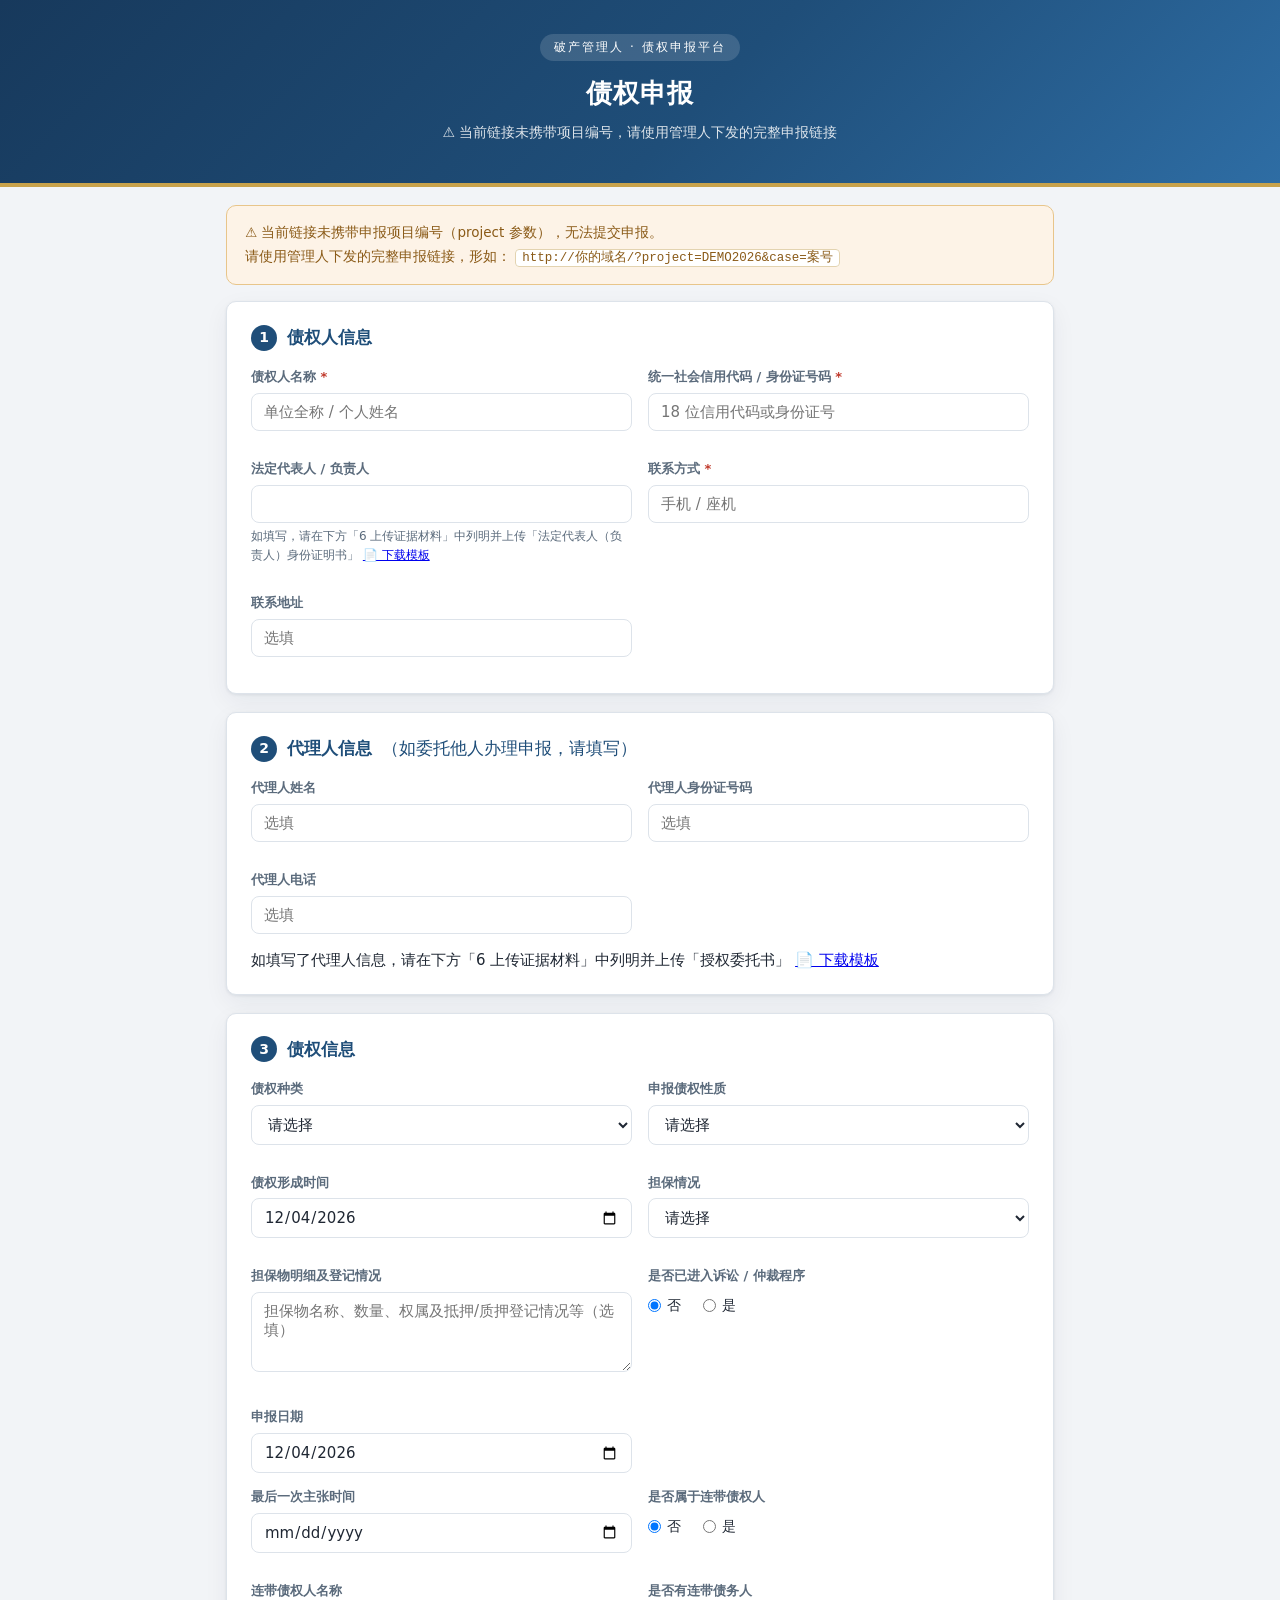
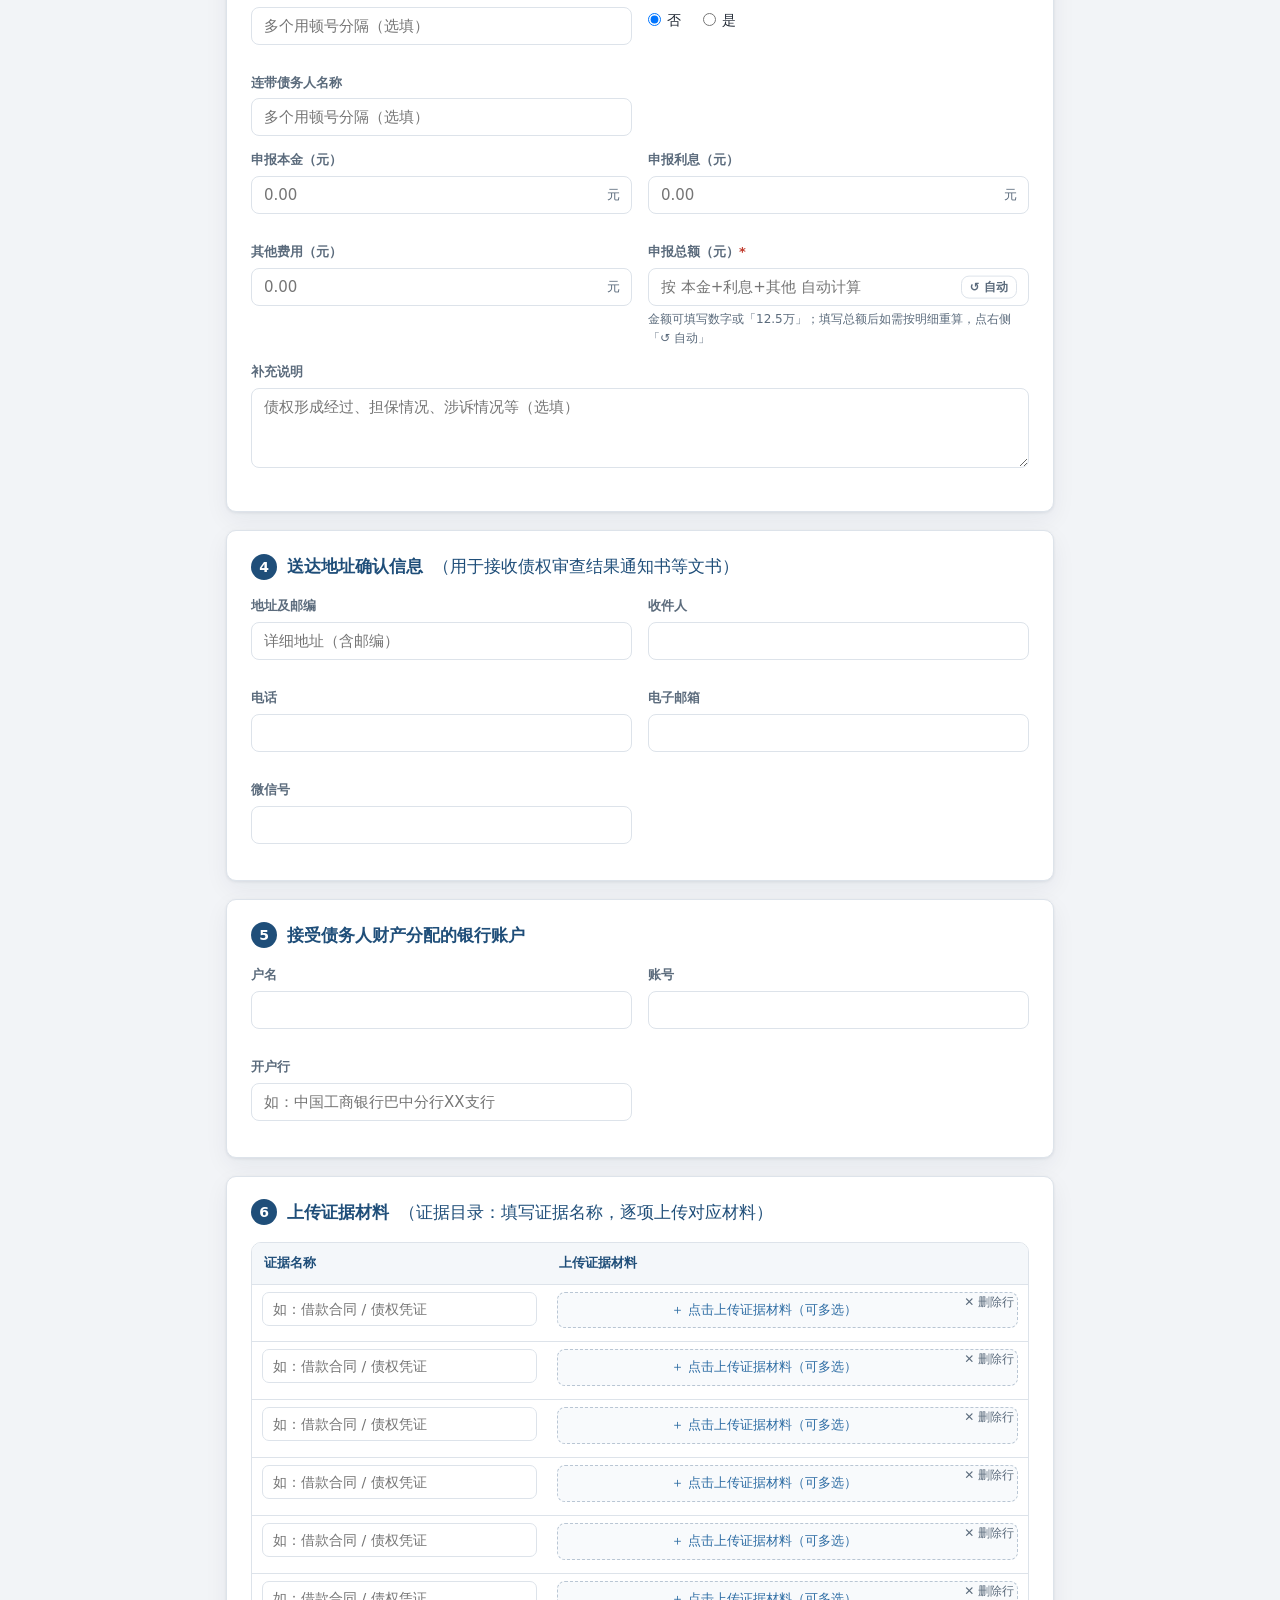
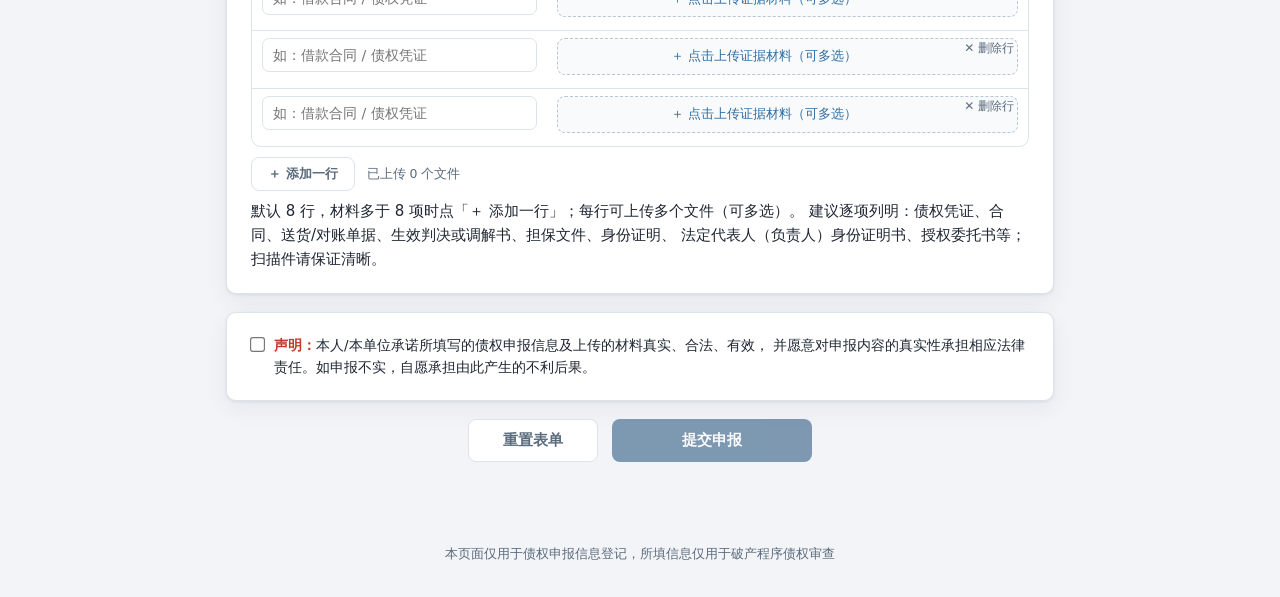
<file: cloud/receiver/static/index.html>
<!DOCTYPE html>
<html lang="zh-CN">
<head>
<meta charset="UTF-8">
<meta name="viewport" content="width=device-width, initial-scale=1.0">
<title>破产债权申报 · 债权人申报页</title>
<meta name="description" content="破产债权在线申报：填写债权信息并按证据目录上传证据材料">
<style>
  :root{
    --primary:#1f4e79; --primary-2:#2e6da4; --accent:#c8a24b;
    --bg:#f2f4f7; --card:#ffffff; --border:#dde3ea;
    --text:#1f2733; --text-2:#5b6b7c; --danger:#c0392b; --ok:#1e8e5a;
    --radius:10px; --shadow:0 1px 3px rgba(16,42,67,.08),0 8px 24px rgba(16,42,67,.06);
  }
  *{box-sizing:border-box;margin:0;padding:0}
  html{-webkit-text-size-adjust:100%}
  body{
    font-family:"Microsoft YaHei","PingFang SC","Hiragino Sans GB","Source Han Sans SC",system-ui,-apple-system,"Segoe UI",Roboto,sans-serif;
    background:var(--bg); color:var(--text); line-height:1.6; font-size:15px;
  }
  /* ---------- 顶部 ---------- */
  .hero{
    background:linear-gradient(135deg,#17395c 0%,#1f4e79 55%,#2e6da4 100%);
    color:#fff; padding:34px 16px 26px; text-align:center;
    border-bottom:4px solid var(--accent);
  }
  .hero .badge{display:inline-block;font-size:12px;letter-spacing:2px;background:rgba(255,255,255,.14);
    padding:4px 14px;border-radius:999px;margin-bottom:12px}
  .hero h1{font-size:26px;font-weight:700;letter-spacing:1px}
  .hero .sub{margin-top:6px;font-size:14px;opacity:.85}
  .case-meta{margin-top:14px;display:flex;flex-wrap:wrap;justify-content:center;gap:8px}
  .case-meta span{background:rgba(255,255,255,.12);border:1px solid rgba(255,255,255,.22);
    padding:3px 12px;border-radius:6px;font-size:13px}
  .case-meta b{font-weight:600;margin-right:4px}

  /* ---------- 布局 ---------- */
  .container{max-width:860px;margin:0 auto;padding:18px 16px 60px}
  .card{background:var(--card);border:1px solid var(--border);border-radius:var(--radius);
    box-shadow:var(--shadow);padding:22px 24px;margin-bottom:18px}
  .card h2{font-size:17px;color:var(--primary);display:flex;align-items:center;gap:10px;margin-bottom:16px}
  .step-no{display:inline-flex;width:26px;height:26px;border-radius:50%;background:var(--primary);
    color:#fff;font-size:14px;align-items:center;justify-content:center;flex:none}
  .grid-2{display:grid;grid-template-columns:1fr 1fr;gap:14px 16px}
  @media(max-width:640px){.grid-2{grid-template-columns:1fr}}

  /* ---------- 表单 ---------- */
  .field{margin-bottom:14px}
  .field label{display:block;font-size:13px;color:var(--text-2);margin-bottom:5px;font-weight:600}
  .field label .req{color:var(--danger)}
  .field input,.field select,.field textarea{
    width:100%;padding:9px 12px;border:1px solid var(--border);border-radius:8px;
    font-size:15px;font-family:inherit;color:var(--text);background:#fff;transition:border .15s,box-shadow .15s;
  }
  .field input:focus,.field select:focus,.field textarea:focus{
    outline:none;border-color:var(--primary-2);box-shadow:0 0 0 3px rgba(46,109,164,.15);
  }
  .field textarea{resize:vertical;min-height:80px}
  .field .hint{font-size:12px;color:var(--text-2);margin-top:4px}
  .inline-suffix{position:relative}
  .inline-suffix input{padding-right:44px}
  .inline-suffix .unit{position:absolute;right:12px;top:50%;transform:translateY(-50%);
    color:var(--text-2);font-size:13px;pointer-events:none}
  #recalcBtn{pointer-events:auto;line-height:1.4}

  .radio-row{display:flex;gap:22px;flex-wrap:wrap;padding-top:2px}
  .radio-row label{display:flex;align-items:center;gap:6px;font-size:14px;color:var(--text);font-weight:400;cursor:pointer}
  .radio-row input{width:auto}

  /* ---------- 证据目录（表格：默认 8 行 2 列，可添加行） ---------- */
  .evi-wrap{margin-top:14px;border:1px solid var(--border);border-radius:var(--radius);overflow:hidden}
  .evi-table{width:100%;border-collapse:collapse;font-size:14px;table-layout:fixed}
  .evi-table th{background:#f4f7fa;color:var(--primary);font-size:13px;font-weight:600;
    text-align:left;padding:10px 12px;border-bottom:1px solid var(--border)}
  .evi-table th.c-name,.evi-table td.c-name{width:38%}
  .evi-table td{padding:7px 10px;border-bottom:1px solid var(--border);vertical-align:top}
  .evi-table tbody tr:last-child td{border-bottom:none}
  .evi-table tbody tr:hover{background:#fcfdfe}
  .evi-name{width:100%;padding:8px 10px;border:1px solid var(--border);border-radius:7px;
    font-size:14px;font-family:inherit;color:var(--text);background:#fff}
  .evi-name:focus{outline:none;border-color:var(--primary-2);box-shadow:0 0 0 3px rgba(46,109,164,.15)}
  .evi-row-del{float:right;cursor:pointer;color:var(--text-2);font-size:12px;padding:1px 4px}
  .evi-row-del:hover{color:var(--danger);text-decoration:underline}
  .evi-drop{border:1px dashed #b9c6d4;background:#f8fafc;border-radius:8px;padding:7px 10px;
    font-size:13px;color:var(--primary-2);cursor:pointer;text-align:center;transition:border .15s,background .15s}
  .evi-drop:hover,.evi-drop.drag{background:#f0f6fc;border-color:var(--primary-2)}
  .evi-files{margin-top:6px;display:flex;flex-direction:column;gap:4px}
  .evi-file{display:flex;align-items:center;gap:8px;font-size:12.5px;background:#fafbfc;
    border:1px solid var(--border);border-radius:6px;padding:4px 8px}
  .evi-file .n{flex:1;min-width:0;overflow:hidden;text-overflow:ellipsis;white-space:nowrap}
  .evi-file .s{color:var(--text-2);flex:none}
  .evi-file .del{cursor:pointer;color:var(--danger);font-weight:600;flex:none}
  .evi-file .del:hover{text-decoration:underline}
  .evi-tools{display:flex;align-items:center;gap:12px;margin-top:10px;flex-wrap:wrap}
  .evi-count{font-size:12.5px;color:var(--text-2)}

  /* ---------- 声明 / 按钮 ---------- */
  .declare{display:flex;gap:10px;align-items:flex-start;font-size:13.5px;color:var(--text)}
  .declare input{margin-top:3px;width:auto;transform:scale(1.15)}
  .declare .warn{color:var(--danger);font-weight:600}
  .actions{display:flex;justify-content:center;gap:14px;margin-top:6px;flex-wrap:wrap}
  .btn{
    border:none;border-radius:8px;padding:11px 34px;font-size:15px;cursor:pointer;font-family:inherit;
    transition:filter .15s,transform .05s;font-weight:600;
  }
  .btn:active{transform:translateY(1px)}
  .btn.primary{background:var(--primary);color:#fff}
  .btn.primary:hover{background:var(--primary-2)}
  .btn.ghost{background:#fff;border:1px solid var(--border);color:var(--text-2)}
  .btn.ghost:hover{color:var(--text);border-color:#aab7c6}
  .btn.small{padding:7px 16px;font-size:13px}
  .btn:disabled{opacity:.55;cursor:not-allowed}
  .btn.primary:disabled{background:var(--primary)}
  .draft-tip{margin-top:14px;text-align:center;font-size:12.5px;color:var(--text-2);background:#fff8e6;
    border:1px solid #ecd9a0;border-radius:8px;padding:7px 12px}
  .draft-tip button{border:none;background:none;color:var(--primary-2);cursor:pointer;text-decoration:underline;font-size:12.5px}

  /* ---------- 缺项目编号提示 ---------- */
  .no-project{background:#fdf3e7;border:1px solid #e8c58a;color:#8a5a17;border-radius:10px;
    padding:14px 18px;margin-bottom:16px;font-size:13.5px;line-height:1.8}
  .no-project code{background:#fff;border:1px solid #e3d3b0;border-radius:4px;padding:1px 6px;font-size:12.5px}

  /* ---------- 必传扫描件槽位（已改为证据目录表格，样式保留兼容旧草稿） ---------- */
  .cert-slots{display:none}

  /* ---------- 成功页 ---------- */
  .success{text-align:center;padding:44px 24px}
  .success .big{font-size:46px}
  .success h2{margin:10px 0 4px;font-size:22px;color:var(--ok);justify-content:center}
  .success .sub{color:var(--text-2);font-size:14px;margin-bottom:20px}
  .no-box{display:inline-block;background:#f0f7f2;border:1px solid #bfe0cd;border-radius:10px;
    padding:14px 36px;margin-bottom:20px}
  .no-box .no{font-size:26px;font-weight:700;color:var(--ok);letter-spacing:1px;font-family:Consolas,monospace}
  .no-box .lbl{font-size:12.5px;color:var(--text-2);margin-top:2px}
  .sum-table{width:100%;max-width:560px;margin:0 auto 18px;border-collapse:collapse;font-size:13.5px;text-align:left}
  .sum-table th,.sum-table td{border-bottom:1px solid var(--border);padding:7px 10px}
  .sum-table th{color:var(--text-2);font-weight:600;width:130px;white-space:nowrap}
  .sum-table td{color:var(--text)}
  .success .btns{display:flex;justify-content:center;gap:12px;flex-wrap:wrap;margin-top:8px}
  .success .note{margin-top:18px;font-size:12.5px;color:var(--text-2);max-width:520px;margin-left:auto;margin-right:auto}

  footer{text-align:center;padding:22px 16px 34px;font-size:12.5px;color:var(--text-2)}

  /* ---------- Toast ---------- */
  #toastBox{position:fixed;top:16px;left:50%;transform:translateX(-50%);z-index:999;display:flex;flex-direction:column;gap:8px;align-items:center}
  .toast{background:#2b3a4a;color:#fff;padding:9px 22px;border-radius:999px;font-size:13.5px;
    box-shadow:0 4px 16px rgba(0,0,0,.25);animation:fadein .2s}
  .toast.error{background:var(--danger)}
  @keyframes fadein{from{opacity:0;transform:translateY(-8px)}to{opacity:1;transform:none}}

  /* ---------- 打印 ---------- */
  @media print{
    .hero{border:none}
    body{background:#fff}
    .no-print,.actions,.draft-tip,.evi-drop,.evi-tools,.evi-file .del,.evi-row-del,
    #addEviRow,#submitBtn,#resetBtn,footer{display:none!important}
    .card{box-shadow:none;border-color:#ccc;break-inside:avoid}
    .success{display:block!important}
  }
</style>
</head>
<body>

<header class="hero">
  <div class="badge">破产管理人 · 债权申报平台</div>
  <h1 id="caseTitle">债权申报</h1>
  <p class="sub">请如实填写债权信息并按证据目录上传证据材料，提交后请保存流水号</p>
  <div class="case-meta" id="caseMeta"></div>
</header>

<main class="container">

  <div class="no-project" id="noProjectTip" hidden>
    ⚠️ 当前链接未携带申报项目编号（project 参数），无法提交申报。<br>
    请使用管理人下发的完整申报链接，形如：
    <code>http://你的域名/?project=DEMO2026&case=案号</code>
  </div>

  <form id="applyForm" novalidate>

    <!-- ============ 1 债权人信息 ============ -->
    <section class="card">
      <h2><span class="step-no">1</span>债权人信息</h2>
      <div class="grid-2">
        <div class="field">
          <label>债权人名称 <span class="req">*</span></label>
          <input id="f_name" placeholder="单位全称 / 个人姓名" maxlength="120" autocomplete="organization">
        </div>
        <div class="field">
          <label>统一社会信用代码 / 身份证号码 <span class="req">*</span></label>
          <input id="f_credit_code" placeholder="18 位信用代码或身份证号" maxlength="30">
        </div>
        <div class="field">
          <label>法定代表人 / 负责人</label>
          <input id="f_legal_rep" maxlength="60">
          <div class="hint">如填写，请在下方「6 上传证据材料」中列明并上传「法定代表人（负责人）身份证明书」
            <a id="tplLegalRep" href="#" target="_blank" rel="noopener">📄 下载模板</a></div>
        </div>
        <div class="field">
          <label>联系方式 <span class="req">*</span></label>
          <input id="f_contact" placeholder="手机 / 座机" maxlength="30" autocomplete="tel">
        </div>
        <div class="field">
          <label>联系地址</label>
          <input id="f_address" placeholder="选填" maxlength="200" autocomplete="street-address">
        </div>
      </div>
    </section>

    <!-- ============ 2 代理人信息 ============ -->
    <section class="card">
      <h2><span class="step-no">2</span>代理人信息 <span class="hint" style="font-weight:400">（如委托他人办理申报，请填写）</span></h2>
      <div class="grid-2">
        <div class="field">
          <label>代理人姓名</label>
          <input id="f_agent_name" placeholder="选填" maxlength="60">
        </div>
        <div class="field">
          <label>代理人身份证号码</label>
          <input id="f_agent_id" placeholder="选填" maxlength="30">
        </div>
        <div class="field">
          <label>代理人电话</label>
          <input id="f_agent_phone" placeholder="选填" maxlength="30">
        </div>
      </div>
      <div class="hint">如填写了代理人信息，请在下方「6 上传证据材料」中列明并上传「授权委托书」
        <a id="tplPoa" href="#" target="_blank" rel="noopener">📄 下载模板</a></div>
    </section>

    <!-- ============ 3 债权信息 ============ -->
    <section class="card">
      <h2><span class="step-no">3</span>债权信息</h2>
      <div class="grid-2">
        <div class="field">
          <label>债权种类</label>
          <select id="f_category">
            <option value="">请选择</option>
            <option>借贷</option><option>购销</option><option>金融</option>
            <option>工程款</option><option>职工</option><option>税收</option><option>其他</option>
          </select>
        </div>
        <div class="field">
          <label>申报债权性质</label>
          <select id="f_nature">
            <option value="">请选择</option>
            <option>普通债权</option><option>工程款优先权</option><option>抵押债权</option>
            <option>税收债权</option><option>职工债权</option><option>其他</option>
          </select>
        </div>
        <div class="field">
          <label>债权形成时间</label>
          <input id="f_date" type="date">
        </div>
        <div class="field">
          <label>担保情况</label>
          <select id="f_guarantee">
            <option value="">请选择</option>
            <option>无担保</option><option>抵押担保</option><option>质押担保</option>
            <option>保证担保</option><option>混合担保</option><option>其他</option>
          </select>
        </div>
        <div class="field">
          <label>担保物明细及登记情况</label>
          <textarea id="f_collateral" rows="2" placeholder="担保物名称、数量、权属及抵押/质押登记情况等（选填）" maxlength="1000"></textarea>
        </div>
        <div class="field">
          <label>是否已进入诉讼 / 仲裁程序</label>
          <div class="radio-row">
            <label><input type="radio" name="f_litigation" value="否" checked> 否</label>
            <label><input type="radio" name="f_litigation" value="是"> 是</label>
          </div>
        </div>
        <div class="field">
          <label>申报日期</label>
          <input id="f_apply_date" type="date">
        </div>
      </div>

      <div class="grid-2">
        <div class="field">
          <label>最后一次主张时间</label>
          <input id="f_last_claim_date" type="date">
        </div>
        <div class="field">
          <label>是否属于连带债权人</label>
          <div class="radio-row">
            <label><input type="radio" name="f_joint_creditor" value="否" checked> 否</label>
            <label><input type="radio" name="f_joint_creditor" value="是"> 是</label>
          </div>
        </div>
        <div class="field">
          <label>连带债权人名称</label>
          <input id="f_joint_creditor_name" placeholder="多个用顿号分隔（选填）" maxlength="300">
        </div>
        <div class="field">
          <label>是否有连带债务人</label>
          <div class="radio-row">
            <label><input type="radio" name="f_joint_debtor" value="否" checked> 否</label>
            <label><input type="radio" name="f_joint_debtor" value="是"> 是</label>
          </div>
        </div>
        <div class="field">
          <label>连带债务人名称</label>
          <input id="f_joint_debtor_name" placeholder="多个用顿号分隔（选填）" maxlength="300">
        </div>
      </div>

      <div class="grid-2">
        <div class="field">
          <label>申报本金（元）</label>
          <div class="inline-suffix"><input id="f_principal" inputmode="decimal" placeholder="0.00"><span class="unit">元</span></div>
        </div>
        <div class="field">
          <label>申报利息（元）</label>
          <div class="inline-suffix"><input id="f_interest" inputmode="decimal" placeholder="0.00"><span class="unit">元</span></div>
        </div>
        <div class="field">
          <label>其他费用（元）</label>
          <div class="inline-suffix"><input id="f_others" inputmode="decimal" placeholder="0.00"><span class="unit">元</span></div>
        </div>
        <div class="field">
          <label>申报总额（元）<span class="req">*</span></label>
          <div class="inline-suffix">
            <input id="f_amount" inputmode="decimal" placeholder="按 本金+利息+其他 自动计算">
            <span class="unit"><button type="button" id="recalcBtn" class="btn small ghost no-print" title="按明细重新计算" style="padding:2px 8px;font-size:12px">↺ 自动</button></span>
          </div>
          <div class="hint">金额可填写数字或「12.5万」；填写总额后如需按明细重算，点右侧「↺ 自动」</div>
        </div>
      </div>

      <div class="field">
        <label>补充说明</label>
        <textarea id="f_remark" rows="3" placeholder="债权形成经过、担保情况、涉诉情况等（选填）" maxlength="2000"></textarea>
      </div>
    </section>

    <!-- ============ 4 送达地址确认信息 ============ -->
    <section class="card">
      <h2><span class="step-no">4</span>送达地址确认信息 <span class="hint" style="font-weight:400">（用于接收债权审查结果通知书等文书）</span></h2>
      <div class="grid-2">
        <div class="field">
          <label>地址及邮编</label>
          <input id="f_addr" placeholder="详细地址（含邮编）" maxlength="200">
        </div>
        <div class="field">
          <label>收件人</label>
          <input id="f_recipient" maxlength="60">
        </div>
        <div class="field">
          <label>电话</label>
          <input id="f_addr_phone" maxlength="30">
        </div>
        <div class="field">
          <label>电子邮箱</label>
          <input id="f_addr_email" type="email" maxlength="80">
        </div>
        <div class="field">
          <label>微信号</label>
          <input id="f_wechat" maxlength="60">
        </div>
      </div>
    </section>

    <!-- ============ 5 银行账户 ============ -->
    <section class="card">
      <h2><span class="step-no">5</span>接受债务人财产分配的银行账户</h2>
      <div class="grid-2">
        <div class="field">
          <label>户名</label>
          <input id="f_bank_name" maxlength="120">
        </div>
        <div class="field">
          <label>账号</label>
          <input id="f_bank_no" maxlength="40" inputmode="numeric">
        </div>
        <div class="field">
          <label>开户行</label>
          <input id="f_bank_branch" placeholder="如：中国工商银行巴中分行XX支行" maxlength="120">
        </div>
      </div>
    </section>

    <!-- ============ 6 上传证据材料（证据目录） ============ -->
    <section class="card">
      <h2><span class="step-no">6</span>上传证据材料 <span class="hint" style="font-weight:400">（证据目录：填写证据名称，逐项上传对应材料）</span></h2>
      <div class="evi-wrap">
        <table class="evi-table">
          <thead>
            <tr><th class="c-name">证据名称</th><th class="c-file">上传证据材料</th></tr>
          </thead>
          <tbody id="eviBody"></tbody>
        </table>
      </div>
      <div class="evi-tools">
        <button type="button" class="btn small ghost" id="addEviRow">＋ 添加一行</button>
        <span class="evi-count" id="eviCount"></span>
      </div>
      <div class="hint" style="margin-top:8px">
        默认 8 行，材料多于 8 项时点「＋ 添加一行」；每行可上传多个文件（可多选）。
        建议逐项列明：债权凭证、合同、送货/对账单据、生效判决或调解书、担保文件、身份证明、
        法定代表人（负责人）身份证明书、授权委托书等；扫描件请保证清晰。
      </div>
    </section>

    <!-- ============ 声明 ============ -->
    <section class="card declare">
      <input type="checkbox" id="f_agree">
      <label for="f_agree" style="font-weight:400">
        <span class="warn">声明：</span>本人/本单位承诺所填写的债权申报信息及上传的材料真实、合法、有效，
        并愿意对申报内容的真实性承担相应法律责任。如申报不实，自愿承担由此产生的不利后果。
      </label>
    </section>

    <div class="actions">
      <button type="button" id="resetBtn" class="btn ghost">重置表单</button>
      <button type="submit" id="submitBtn" class="btn primary" style="min-width:200px">提交申报</button>
    </div>

    <div class="draft-tip" id="draftTip" hidden>
      已自动保存草稿（刷新页面不会丢失），<button type="button" id="clearDraftBtn">清除草稿</button>
    </div>
  </form>

  <!-- ============ 提交成功 ============ -->
  <section class="card success" id="successCard" hidden>
    <div class="big">✅</div>
    <h2>申报提交成功</h2>
    <div class="sub">您的债权申报已受理，管理人审核后会与您联系，请妥善保存申报流水号</div>
    <div class="no-box">
      <div class="no" id="doneNo">WS-0000</div>
      <div class="lbl">申报流水号（请截图或抄录保存）</div>
    </div>
    <table class="sum-table" id="sumTable"></table>
    <div class="btns">
      <button type="button" class="btn primary" id="dlBtn">⬇ 下载申报材料包（ZIP）</button>
      <button type="button" class="btn ghost" onclick="window.print()">🖨 打印 / 另存为 PDF</button>
      <button type="button" class="btn ghost" id="againBtn">再次申报</button>
    </div>
    <div class="note" id="doneNote"></div>
  </section>

</main>

<footer>本页面仅用于债权申报信息登记，所填信息仅用于破产程序债权审查</footer>

<div id="toastBox"></div>

<script>
"use strict";
/* ================= 工具函数 ================= */
const $  = (s) => document.querySelector(s);
const $$ = (s) => [...document.querySelectorAll(s)];
function esc(s){
  return String(s ?? "").replace(/[&<>"']/g, (c) =>
    ({"&":"&amp;","<":"&lt;",">":"&gt;",'"':"&quot;","'":"&#39;"}[c]));
}
function uid(){
  return (crypto.randomUUID ? crypto.randomUUID() :
    "id-" + Date.now().toString(36) + "-" + Math.random().toString(36).slice(2, 10));
}
function toast(msg, isError){
  const t = document.createElement("div");
  t.className = "toast" + (isError ? " error" : "");
  t.textContent = msg;
  $("#toastBox").appendChild(t);
  setTimeout(() => t.remove(), 3200);
}
/* 金额解析：支持 12.5万 / 1,234.56 */
function numVal(id){
  const v = $(id).value.trim().replace(/[,，\s]/g, "");
  if(!v) return 0;
  let n;
  if(v.endsWith("万")){ n = parseFloat(v.slice(0,-1)) * 10000; }
  else { n = parseFloat(v); }
  return isNaN(n) || n < 0 ? NaN : Math.round(n * 100) / 100;
}
function fmtMoney(n){
  return Number(n||0).toLocaleString("zh-CN", {minimumFractionDigits:2, maximumFractionDigits:2});
}
function nowStr(){
  const d = new Date(), p = (x) => String(x).padStart(2,"0");
  return `${d.getFullYear()}-${p(d.getMonth()+1)}-${p(d.getDate())} ${p(d.getHours())}:${p(d.getMinutes())}:${p(d.getSeconds())}`;
}

/* ================= 页面配置（URL 参数） ================= */
const params = new URLSearchParams(location.search);
/* 云端模式：api 参数指定接收服务地址；页面由接收服务托管时自动用同源地址；本地 file:// 打开则为纯本地模式 */
const CFG = {
  caseNo  : params.get("case")    || "",
  debtor  : params.get("debtor")  || "",
  manager : params.get("manager") || "",
  deadline: params.get("deadline")|| "",
  project : params.get("project") || "",
  api     : (() => {
    const a = (params.get("api") || "").trim().replace(/\/+$/, "");
    if(a) return a;
    if(location.protocol.startsWith("http")) return location.origin;
    return "";
  })()
};
const CLOUD_MODE = !!CFG.api;
/* 模板下载：云端模式下从接收服务 static/templates 下载；本地 file:// 模式指向同目录文件 */
const TEMPLATES = {
  legalRep: "法定代表人证明文件模板.docx",
  poa: "授权委托书模板.docx"
};
function setTemplateLinks(){
  const base = CLOUD_MODE ? (CFG.api + "/templates/") : "";
  const l1 = $("#tplLegalRep"), l2 = $("#tplPoa");
  if(l1) l1.href = base + TEMPLATES.legalRep;
  if(l2) l2.href = base + TEMPLATES.poa;
}
function renderCaseMeta(){
  const meta = [];
  if(CFG.caseNo)  meta.push(`<span><b>案号：</b>${esc(CFG.caseNo)}</span>`);
  if(CFG.debtor)  meta.push(`<span><b>债务人：</b>${esc(CFG.debtor)}</span>`);
  if(CFG.manager) meta.push(`<span><b>管理人：</b>${esc(CFG.manager)}</span>`);
  if(CFG.deadline)meta.push(`<span><b>申报截止：</b>${esc(CFG.deadline)}</span>`);
  if(CFG.project) meta.push(`<span><b>申报编号：</b>${esc(CFG.project)}</span>`);
  $("#caseMeta").innerHTML = meta.join("");
  const title = CFG.caseNo ? `${CFG.caseNo} 债权申报` : "债权申报";
  $("#caseTitle").textContent = title;
  document.title = title + " · 债权人申报页";
  if(CLOUD_MODE){
    const sub = document.querySelector(".hero .sub");
    if(sub) sub.textContent = CFG.project
      ? "请如实填写债权信息并按证据目录上传证据材料，提交后将同步至管理人云端系统"
      : "⚠ 当前链接未携带项目编号，请使用管理人下发的完整申报链接";
    const tip = $("#noProjectTip");
    if(tip && !CFG.project){
      tip.hidden = false;
      const btn = $("#submitBtn");
      if(btn){ btn.disabled = true; btn.title = "链接缺少项目编号，请联系管理人获取完整申报链接"; }
    }
  }
}

/* ================= IndexedDB（持久化文件与申报记录） ================= */
const DB_NAME = "claim-apply-db", DB_VER = 1;
let db = null;
function openDB(){
  return new Promise((resolve) => {
    try{
      const req = indexedDB.open(DB_NAME, DB_VER);
      req.onupgradeneeded = (e) => {
        const d = e.target.result;
        if(!d.objectStoreNames.contains("files")) d.createObjectStore("files");
        if(!d.objectStoreNames.contains("submissions")) d.createObjectStore("submissions", {keyPath:"no"});
      };
      req.onsuccess = () => { db = req.result; resolve(true); };
      req.onerror = () => resolve(false);
    }catch(e){ resolve(false); }
  });
}
function idbPut(store, key, val){
  return new Promise((res) => {
    if(!db) return res(false);
    const tx = db.transaction(store, "readwrite");
    const os = tx.objectStore(store);
    // submissions 存储使用内联主键(no)，不能再显式传 key；files 使用外联主键需传 key
    const req = (store === "submissions") ? os.put(val) : os.put(val, key);
    req.onsuccess = () => res(true);
    req.onerror = () => res(false);
  });
}
function idbGet(store, key){
  return new Promise((res) => {
    if(!db) return res(undefined);
    const tx = db.transaction(store, "readonly");
    const rq = tx.objectStore(store).get(key);
    rq.onsuccess = () => res(rq.result);
    rq.onerror = () => res(undefined);
  });
}
function idbDel(store, key){
  return new Promise((res) => {
    if(!db) return res(false);
    const tx = db.transaction(store, "readwrite");
    tx.objectStore(store).delete(key);
    tx.oncomplete = () => res(true);
    tx.onerror = () => res(false);
  });
}

/* ================= 证据目录（证据名称 + 证据材料表格） ================= */
const MAX_FILE_MB = 50, MAX_FILES = 30, DEFAULT_EVI_ROWS = 8;
const EVI_ACCEPT = ".pdf,.doc,.docx,.xls,.xlsx,.txt,.jpg,.jpeg,.png,.bmp,.tif,.tiff,.webp,.zip";
/* evidence: [{ name:"证据名称", files:[{id,name,size,type,blob}] }] */
let evidence = [];

function allFiles(){
  return evidence.flatMap((r) => r.files);
}
function fileCount(){
  return evidence.reduce((n, r) => n + r.files.length, 0);
}
/* 把输入框里已填写的证据名称同步回状态（重渲染/存草稿/提交前调用，避免已填内容丢失） */
function syncEvidenceNames(){
  $$("#eviBody input.evi-name").forEach((el, i) => {
    if(evidence[i]) evidence[i].name = el.value;
  });
}
/* 注意：渲染函数不读取 DOM，状态以 evidence 为准（否则恢复草稿/清空后会被旧 DOM 覆盖） */
function renderEvidence(){
  const body = $("#eviBody");
  if(!body) return;
  body.innerHTML = evidence.map((row, i) => {
    const chips = row.files.map((f, j) => `<div class="evi-file">
        <span class="n" title="${esc(f.name)}">📄 ${esc(f.name)}</span>
        <span class="s">${(f.size / 1024 / 1024).toFixed(1)}MB</span>
        <span class="del" data-row="${i}" data-file="${j}">✕ 移除</span>
      </div>`).join("");
    return `<tr data-row="${i}">
      <td class="c-name">
        <input class="evi-name" maxlength="80" placeholder="如：借款合同 / 债权凭证"
          value="${esc(row.name)}">
      </td>
      <td class="c-file">
        <span class="evi-row-del" data-row="${i}" title="删除本行">✕ 删除行</span>
        <div class="evi-drop" data-row="${i}">＋ 点击上传证据材料（可多选）</div>
        <input type="file" hidden multiple data-row="${i}" accept="${EVI_ACCEPT}">
        <div class="evi-files">${chips}</div>
      </td>
    </tr>`;
  }).join("");
  const n = fileCount();
  $("#eviCount").textContent = `已上传 ${n} 个文件${n > MAX_FILES ? `（超出上限 ${MAX_FILES} 个）` : ""}`;
}
function initEvidence(){
  evidence = [];
  for(let i = 0; i < DEFAULT_EVI_ROWS; i++) evidence.push({ name:"", files:[] });
  renderEvidence();
}
function addEviRow(){
  syncEvidenceNames();
  evidence.push({ name:"", files:[] });
  renderEvidence();
  const rows = $$("#eviBody tr");
  const last = rows[rows.length - 1];
  if(last && typeof last.scrollIntoView === "function") last.scrollIntoView({ block:"nearest", behavior:"smooth" });
  const inp = last && last.querySelector("input.evi-name");
  if(inp) inp.focus();
  saveDraft();
}
function removeEviRow(i){
  const row = evidence[i];
  if(!row) return;
  syncEvidenceNames();
  if((row.name || "").trim() || row.files.length){
    if(!confirm("删除该行？已填写的证据名称与已上传的材料将一并移除。")) return;
  }
  row.files.forEach((f) => idbDel("files", f.id));
  evidence.splice(i, 1);
  if(!evidence.length) evidence.push({ name:"", files:[] });   // 至少保留一行
  renderEvidence();
  saveDraft();
}
function addEvidenceFiles(i, list){
  const row = evidence[i];
  if(!row || !list || !list.length) return;
  syncEvidenceNames();
  [...list].forEach((f) => {
    if(allFiles().some((x) => x.name === f.name && x.size === f.size)){
      toast("已上传同名同大小文件：" + f.name, true); return;
    }
    if(f.size > MAX_FILE_MB * 1024 * 1024){
      toast(`「${f.name}」超过 ${MAX_FILE_MB}MB，无法上传`, true); return;
    }
    if(fileCount() >= MAX_FILES){
      toast(`最多可上传 ${MAX_FILES} 个文件`, true); return;
    }
    const entry = { id: uid(), name: f.name, size: f.size, type: f.type || "", blob: f };
    row.files.push(entry);
    idbPut("files", entry.id, f);   // 草稿文件即时入库，刷新后可从草稿恢复
  });
  renderEvidence();
  saveDraft();
}
function removeEvidenceFile(i, j){
  const row = evidence[i];
  if(!row || !row.files[j]) return;
  idbDel("files", row.files[j].id);
  row.files.splice(j, 1);
  renderEvidence();
  saveDraft();
}
/* 提交/打包用文件名：有证据名称时以「证据名称-原文件名」命名，便于管理人识别 */
function safeSeg(s){
  return String(s ?? "").replace(/[\\/:*?"<>|\r\n\t]/g, "_").trim();
}
function submitFileName(row, f){
  const n = safeSeg(row && row.name);
  return n ? `${n}-${f.name}` : f.name;
}

/* ================= 草稿（自动保存 / 恢复） ================= */
const DRAFT_KEY = "claim-apply-draft-v1";
function collectFields(){
  return {
    name: $("#f_name").value, credit_code: $("#f_credit_code").value,
    legal_rep: $("#f_legal_rep").value, contact: $("#f_contact").value,
    email: "", address: $("#f_address").value,
    category: $("#f_category").value, nature: $("#f_nature").value,
    date: $("#f_date").value, apply_date: $("#f_apply_date").value,
    guarantee: $("#f_guarantee").value,
    litigation: ($("input[name='f_litigation']:checked") || {}).value || "否",
    principal: $("#f_principal").value, interest: $("#f_interest").value,
    others: $("#f_others").value, amount: $("#f_amount").value,
    remark: $("#f_remark").value, agree: $("#f_agree").checked,
    agent_name: $("#f_agent_name").value, agent_id: $("#f_agent_id").value,
    agent_phone: $("#f_agent_phone").value,
    last_claim_date: $("#f_last_claim_date").value,
    joint_creditor: ($("input[name='f_joint_creditor']:checked") || {}).value || "否",
    joint_creditor_name: $("#f_joint_creditor_name").value,
    joint_debtor: ($("input[name='f_joint_debtor']:checked") || {}).value || "否",
    joint_debtor_name: $("#f_joint_debtor_name").value,
    collateral: $("#f_collateral").value,
    addr: $("#f_addr").value, recipient: $("#f_recipient").value,
    addr_phone: $("#f_addr_phone").value, addr_email: $("#f_addr_email").value,
    wechat: $("#f_wechat").value,
    bank_name: $("#f_bank_name").value, bank_no: $("#f_bank_no").value,
    bank_branch: $("#f_bank_branch").value
  };
}
function applyFields(d){
  const set = (id, v) => { if(v !== undefined) $(id).value = v; };
  set("#f_name", d.name); set("#f_credit_code", d.credit_code); set("#f_legal_rep", d.legal_rep);
  set("#f_contact", d.contact); set("#f_address", d.address);
  set("#f_agent_name", d.agent_name); set("#f_agent_id", d.agent_id); set("#f_agent_phone", d.agent_phone);
  set("#f_category", d.category); set("#f_nature", d.nature);
  set("#f_date", d.date); set("#f_apply_date", d.apply_date); set("#f_guarantee", d.guarantee);
  if(d.litigation){ const r = $(`input[name='f_litigation'][value='${d.litigation}']`); if(r) r.checked = true; }
  set("#f_last_claim_date", d.last_claim_date);
  if(d.joint_creditor){ const r = $(`input[name='f_joint_creditor'][value='${d.joint_creditor}']`); if(r) r.checked = true; }
  set("#f_joint_creditor_name", d.joint_creditor_name);
  if(d.joint_debtor){ const r = $(`input[name='f_joint_debtor'][value='${d.joint_debtor}']`); if(r) r.checked = true; }
  set("#f_joint_debtor_name", d.joint_debtor_name);
  set("#f_collateral", d.collateral);
  set("#f_addr", d.addr); set("#f_recipient", d.recipient);
  set("#f_addr_phone", d.addr_phone); set("#f_addr_email", d.addr_email); set("#f_wechat", d.wechat);
  set("#f_bank_name", d.bank_name); set("#f_bank_no", d.bank_no); set("#f_bank_branch", d.bank_branch);
  set("#f_principal", d.principal); set("#f_interest", d.interest); set("#f_others", d.others);
  set("#f_amount", d.amount); set("#f_remark", d.remark);
  if(d.agree !== undefined) $("#f_agree").checked = d.agree;
  // 总额自动重算（不再恢复旧版草稿的 totalManual 标记，避免自动计算被永久关闭）
  if(d.amount && !d.principal && !d.interest && !d.others){
    totalManual = true;            // 仅手动填过总额且无明细时保留
  } else {
    totalManual = false;
    recalcTotal(true);
  }
}
let saveTimer = null;
function saveDraft(){
  clearTimeout(saveTimer);
  saveTimer = setTimeout(() => {
    try{
      syncEvidenceNames();
      const d = collectFields();
      d.evidence = evidence.map((r) => ({
        name: r.name,
        files: r.files.map((f) => ({id:f.id, name:f.name, size:f.size, type:f.type}))
      }));
      localStorage.setItem(DRAFT_KEY, JSON.stringify(d));
      $("#draftTip").hidden = false;
    }catch(e){ /* localStorage 不可用时忽略 */ }
  }, 400);
}
async function restoreDraft(){
  let d = null;
  try{ d = JSON.parse(localStorage.getItem(DRAFT_KEY) || "null"); }catch(e){}
  if(!d) return;
  applyFields(d);
  // 证据目录：恢复已填名称与已上传材料（兼容旧草稿的 files / certLegal / certPoa 字段）
  const rows = Array.isArray(d.evidence) ? d.evidence : [];
  const legacy = [];
  if(Array.isArray(d.files) && d.files.length) legacy.push(...d.files);
  ["certLegal", "certPoa"].forEach((k) => { if(Array.isArray(d[k])) legacy.push(...d[k]); });
  const total = Math.max(DEFAULT_EVI_ROWS, rows.length);
  evidence = [];
  for(let i = 0; i < total; i++) evidence.push({ name:"", files:[] });
  for(let i = 0; i < rows.length; i++){
    evidence[i].name = String(rows[i].name || "");
    for(const f of (rows[i].files || [])){
      const blob = await idbGet("files", f.id);
      if(blob){ evidence[i].files.push({ id:f.id, name:f.name, size:blob.size, type:blob.type || f.type || "", blob }); }
      else { toast("草稿中材料已丢失：" + f.name, true); }
    }
  }
  // 旧草稿里的自由上传材料/扫描件，归入单独一行，避免丢失
  if(legacy.length){
    const target = evidence[rows.length] || evidence[0];
    if(!target.name && !target.files.length) target.name = "其他材料（旧版草稿）";
    for(const f of legacy){
      const blob = await idbGet("files", f.id);
      if(blob){ target.files.push({ id:f.id, name:f.name, size:blob.size, type:blob.type || f.type || "", blob }); }
    }
  }
  renderEvidence();
  toast("已恢复上次未提交的草稿");
}
function resetEvidence(){
  allFiles().forEach((f) => idbDel("files", f.id));
  evidence = [];
  for(let i = 0; i < DEFAULT_EVI_ROWS; i++) evidence.push({ name:"", files:[] });
  renderEvidence();
}
function clearDraft(){
  resetEvidence();
  localStorage.removeItem(DRAFT_KEY);
  $("#draftTip").hidden = true;
}

/* ================= 金额联动 ================= */
let totalManual = false;
function recalcTotal(force){
  if(force) totalManual = false;
  if(totalManual) return;
  const p = numVal("#f_principal"), i = numVal("#f_interest"), o = numVal("#f_others");
  if(isNaN(p) || isNaN(i) || isNaN(o)) return;
  const sum = Math.round((p + i + o) * 100) / 100;
  $("#f_amount").value = sum ? String(sum) : "";
}

/* ================= 提交 ================= */
function nextSubmitNo(){
  const d = new Date(), p = (x) => String(x).padStart(2,"0");
  const day = `${d.getFullYear()}${p(d.getMonth()+1)}${p(d.getDate())}`;
  let n = 0;
  try{ n = parseInt(localStorage.getItem("claim-submit-counter") || "0", 10) || 0; }catch(e){}
  n += 1;
  try{ localStorage.setItem("claim-submit-counter", String(n)); }catch(e){}
  return `WS-${day}-${String(n).padStart(4,"0")}`;
}
function collectExtra(){
  return {
    claim: {
      last_claim_date: $("#f_last_claim_date").value,
      joint_creditor: ($("input[name='f_joint_creditor']:checked") || {}).value || "否",
      joint_creditor_name: $("#f_joint_creditor_name").value.trim(),
      joint_debtor: ($("input[name='f_joint_debtor']:checked") || {}).value || "否",
      joint_debtor_name: $("#f_joint_debtor_name").value.trim(),
      collateral: $("#f_collateral").value.trim()
    },
    service: {
      address: $("#f_addr").value.trim(),
      recipient: $("#f_recipient").value.trim(),
      phone: $("#f_addr_phone").value.trim(),
      email: $("#f_addr_email").value.trim(),
      wechat: $("#f_wechat").value.trim()
    },
    bank: {
      account_name: $("#f_bank_name").value.trim(),
      account_no: $("#f_bank_no").value.trim(),
      branch: $("#f_bank_branch").value.trim()
    }
  };
}
/* 已填写/已上传的证据行（按顺序编号，跳过空行） */
function evidenceRows(){
  syncEvidenceNames();
  return evidence
    .filter((r) => (r.name || "").trim() || r.files.length)
    .map((r, k) => ({ seq: k + 1, name: (r.name || "").trim(), files: r.files }));
}
/* 证据目录清单（提交/打包/汇总共用）：行号、证据名称、该行材料文件 */
function buildEvidenceList(){
  return evidenceRows().map((r) => ({
    no: r.seq,
    name: r.name,
    files: r.files.map((f) => ({ name: submitFileName(r, f), size: f.size, type: f.type }))
  }));
}
function buildManifest(no){
  return {
    submit_no: no,
    submitted_at: nowStr(),
    case: CFG,
    creditor: {
      name: $("#f_name").value.trim(),
      credit_code: $("#f_credit_code").value.trim(),
      legal_rep: $("#f_legal_rep").value.trim(),
      contact: $("#f_contact").value.trim(),
      address: $("#f_address").value.trim()
    },
    agent: {
      name: $("#f_agent_name").value.trim(),
      id_no: $("#f_agent_id").value.trim(),
      phone: $("#f_agent_phone").value.trim()
    },
    claim: {
      category: $("#f_category").value,
      nature: $("#f_nature").value,
      date: $("#f_date").value,
      apply_date: $("#f_apply_date").value,
      guarantee: $("#f_guarantee").value,
      litigation: ($("input[name='f_litigation']:checked") || {}).value || "否",
      principal: numVal("#f_principal"),
      interest: numVal("#f_interest"),
      others: numVal("#f_others"),
      amount: numVal("#f_amount"),
      remark: $("#f_remark").value.trim(),
      ...collectExtra().claim
    },
    service: collectExtra().service,
    bank: collectExtra().bank,
    evidence: buildEvidenceList(),
    files: allFiles().map((f) => ({ name: f.name, size: f.size, type: f.type })),
    declaration: "本人/本单位承诺所填写的债权申报信息及上传的材料真实、合法、有效，并愿意承担相应法律责任。"
  };
}
/* 云端提交：POST multipart 到接收服务；成功返回云申报号，失败抛出错误（由调用方决定是否降级本地） */
async function cloudSubmit(){
  if(!CFG.project) throw new Error("链接缺少项目码（project 参数），请联系管理人获取正确链接");
  const fd = new FormData();
  fd.append("project", CFG.project);
  fd.append("name", $("#f_name").value.trim());
  fd.append("credit_code", $("#f_credit_code").value.trim());
  fd.append("legal_rep", $("#f_legal_rep").value.trim());
  fd.append("contact", $("#f_contact").value.trim());
  fd.append("address", $("#f_address").value.trim());
  fd.append("agent_name", $("#f_agent_name").value.trim());
  fd.append("agent_id", $("#f_agent_id").value.trim());
  fd.append("agent_phone", $("#f_agent_phone").value.trim());
  fd.append("claim_category", $("#f_category").value);
  fd.append("claim_nature", $("#f_nature").value);
  fd.append("claim_date", $("#f_date").value);
  fd.append("apply_date", $("#f_apply_date").value);
  fd.append("guarantee", $("#f_guarantee").value);
  fd.append("litigation", ($("input[name='f_litigation']:checked") || {}).value || "否");
  fd.append("principal", String(numVal("#f_principal") || "0"));
  fd.append("interest", String(numVal("#f_interest") || "0"));
  fd.append("others", String(numVal("#f_others") || "0"));
  fd.append("claim_amount", String(numVal("#f_amount")));
  fd.append("remark", $("#f_remark").value.trim());
  fd.append("extra_json", JSON.stringify(collectExtra()));
  // 证据材料按「证据名称-原文件名」上传，管理人收到的材料与证据目录一一对应
  syncEvidenceNames();
  evidence.forEach((r) => r.files.forEach((f) => fd.append("files", f.blob, submitFileName(r, f))));

  const r = await fetch(CFG.api + "/api/apply", { method: "POST", body: fd });
  const j = await r.json().catch(() => ({}));
  if(!r.ok) throw new Error(j.detail || `云端提交失败（HTTP ${r.status}）`);
  return j.submit_no || null;
}

async function submit(e){
  e.preventDefault();
  const name = $("#f_name").value.trim();
  const code = $("#f_credit_code").value.trim();
  const contact = $("#f_contact").value.trim();
  if(!name) return toast("请填写债权人名称", true);
  if(!code) return toast("请填写统一社会信用代码或身份证号码", true);
  if(!contact) return toast("请填写联系方式", true);
  const amt = numVal("#f_amount");
  if(isNaN(amt)) return toast("申报总额格式不正确（可填数字或如 12.5万）", true);
  if(!amt) return toast("请填写申报总额，或填写本金/利息/其他自动计算", true);
  if(!$("#f_agree").checked) return toast("请先勾选真实性声明", true);
  syncEvidenceNames();
  const filledEvidence = evidence.filter((r) => (r.name || "").trim() || r.files.length);
  if(!fileCount()){
    if(!confirm("尚未上传任何证据材料，确定继续提交吗？\n（建议在「6 上传证据材料」中逐项上传证据，避免因材料不足影响债权审查）")) return;
  } else if(filledEvidence.some((r) => (r.name || "").trim() && !r.files.length)){
    if(!confirm("有证据名称未上传对应材料，确定继续提交吗？\n（可补充上传后再提交）")) return;
  }

  const btn = $("#submitBtn");
  btn.disabled = true; btn.textContent = "提交中…";
  let no = null, cloudSubmitted = false;
  try{
    if(CLOUD_MODE){
      try{
        no = await cloudSubmit();
        cloudSubmitted = !!no;
      }catch(err){
        const goLocal = confirm("云端提交失败：" + err.message + "\n\n是否转为本地打包方式提交？（将生成本地申报包供下载发送）");
        if(!goLocal){ btn.disabled = false; btn.textContent = "提交申报"; return; }
      }
    }
    if(!no) no = nextSubmitNo();
    const manifest = buildManifest(no);

    // 本地快照到 IndexedDB（仅用于「下载申报包」留档；失败不影响云端/本地提交结果）
    // 快照文件使用独立 id（snapId），与草稿文件 id 分离：提交后 clearDraft 不会误删备份
    try{
      const snapFiles = [];
      let idx = 0;
      for(const r of evidenceRows()){
        for(const f of r.files){
          const bytes = new Uint8Array(await f.blob.arrayBuffer());
          const snapId = `${no}-f${idx}`;
          await idbPut("files", snapId, bytes);
          snapFiles.push({ id: snapId, name: f.name, size: bytes.length, type: f.type,
                           evidence_seq: r.seq, evidence_name: r.name });
          idx += 1;
        }
      }
      manifest.files = snapFiles.map((f) => ({ name:f.name, size:f.size, type:f.type }));
      await idbPut("submissions", no, { no, manifest, files: snapFiles });
    }catch(e){ /* 本地备份失败不阻断提交 */ }

    // 展示成功页
    $("#doneNo").textContent = no;
    renderSummary(manifest);
    $("#applyForm").style.display = "none";
    $("#successCard").hidden = false;
    const note = $("#doneNote");
    if(cloudSubmitted){
      note.innerHTML = "✅ <b>已提交至管理人云端系统</b>，管理人将自动接收处理。请保存申报号，也可下载申报材料包留档。";
    } else if(CLOUD_MODE){
      note.innerHTML = "⚠ 云端提交失败，已转为本地提交。<b>请务必点击「下载申报材料包」</b>发送给破产管理人。";
    } else {
      note.innerHTML = "⚠ 本页面为本地提交：申报数据与材料保存在您当前浏览器中。<b>请务必点击「下载申报材料包」</b>将 ZIP 发送给破产管理人。";
    }
    clearDraft();
    window.scrollTo(0, 0);
    toast(cloudSubmitted ? "已同步至云端，申报号 " + no : "提交成功，流水号 " + no);
  }catch(err){
    toast("提交失败：" + err.message, true);
  }finally{
    btn.disabled = false; btn.textContent = "提交申报";
  }
}
function renderSummary(m){
  const agentRow = (m.agent && (m.agent.name || m.agent.id_no || m.agent.phone))
    ? [["代理人", [m.agent.name, m.agent.id_no, m.agent.phone].filter(Boolean).join(" / ")]] : [];
  const evi = Array.isArray(m.evidence) ? m.evidence : [];
  const eviHtml = evi.length
    ? evi.map((r) => {
        const files = (r.files || []).map((f) => esc(f.name)).join("、") || "（未上传材料）";
        return `${r.no}. ${esc(r.name || "未命名")}：${files}`;
      }).join("<br>")
    : "无";
  const rows = [
    ["债权人名称", m.creditor.name],
    ["信用代码/身份证", m.creditor.credit_code],
    ["联系人", m.creditor.contact],
    ...agentRow,
    ["债权种类", m.claim.category || "—"],
    ["债权性质", m.claim.nature || "—"],
    ["申报本金", fmtMoney(m.claim.principal) + " 元"],
    ["申报利息", fmtMoney(m.claim.interest) + " 元"],
    ["其他费用", fmtMoney(m.claim.others) + " 元"],
    ["申报总额", "<b>" + fmtMoney(m.claim.amount) + " 元</b>"],
    ["证据材料", eviHtml],
    ["提交时间", esc(m.submitted_at)]
  ];
  $("#sumTable").innerHTML = rows.map(([k, v]) =>
    `<tr><th>${esc(k)}</th><td>${v}</td></tr>`).join("");
}

/* ================= ZIP（STORE，无压缩） ================= */
const CRC_TABLE = (() => {
  const t = new Uint32Array(256);
  for(let n = 0; n < 256; n++){
    let c = n;
    for(let k = 0; k < 8; k++) c = (c & 1) ? (0xEDB88320 ^ (c >>> 1)) : (c >>> 1);
    t[n] = c >>> 0;
  }
  return t;
})();
function crc32(bytes){
  let c = 0xFFFFFFFF;
  for(let i = 0; i < bytes.length; i++) c = CRC_TABLE[(c ^ bytes[i]) & 0xFF] ^ (c >>> 8);
  return (c ^ 0xFFFFFFFF) >>> 0;
}
function dosDateTime(d){
  const time = (d.getHours() << 11) | (d.getMinutes() << 5) | (d.getSeconds() >> 1);
  const date = ((d.getFullYear() - 1980) << 9) | ((d.getMonth() + 1) << 5) | d.getDate();
  return { time, date };
}
function concatArrays(arrays){
  const len = arrays.reduce((a, b) => a + b.length, 0);
  const out = new Uint8Array(len); let p = 0;
  for(const a of arrays){ out.set(a, p); p += a.length; }
  return out;
}
function makeZip(entries){ // entries: [{name, data: Uint8Array}]
  const enc = new TextEncoder();
  const dt = dosDateTime(new Date());
  const parts = [], central = [];
  let offset = 0;
  for(const e of entries){
    const name = enc.encode(e.name);
    const crc = crc32(e.data);
    // 本地文件头
    const lfh = new DataView(new ArrayBuffer(30));
    lfh.setUint32(0, 0x04034b50, true);
    lfh.setUint16(4, 20, true);
    lfh.setUint16(6, 0x0800, true);          // UTF-8 文件名
    lfh.setUint16(8, 0, true);               // 存储方式
    lfh.setUint16(10, dt.time, true);
    lfh.setUint16(12, dt.date, true);
    lfh.setUint32(14, crc, true);
    lfh.setUint32(18, e.data.length, true);
    lfh.setUint32(22, e.data.length, true);
    lfh.setUint16(26, name.length, true);
    lfh.setUint16(28, 0, true);
    parts.push(new Uint8Array(lfh.buffer), name, e.data);
    // 中央目录记录
    const cd = new DataView(new ArrayBuffer(46));
    cd.setUint32(0, 0x02014b50, true);
    cd.setUint16(4, 20, true);
    cd.setUint16(6, 20, true);
    cd.setUint16(8, 0x0800, true);
    cd.setUint16(10, 0, true);
    cd.setUint16(12, dt.time, true);
    cd.setUint16(14, dt.date, true);
    cd.setUint32(16, crc, true);
    cd.setUint32(20, e.data.length, true);
    cd.setUint32(24, e.data.length, true);
    cd.setUint16(28, name.length, true);
    cd.setUint16(30, 0, true); cd.setUint16(32, 0, true); cd.setUint16(34, 0, true);
    cd.setUint16(36, 0, true);
    cd.setUint32(38, 0, true);
    cd.setUint32(42, offset, true);
    central.push(new Uint8Array(cd.buffer), name);
    offset += 30 + name.length + e.data.length;
  }
  const cdStart = offset;
  const centralBytes = concatArrays(central);
  const eocd = new DataView(new ArrayBuffer(22));
  eocd.setUint32(0, 0x06054b50, true);
  eocd.setUint16(4, 0, true); eocd.setUint16(6, 0, true);
  eocd.setUint16(8, entries.length, true);
  eocd.setUint16(10, entries.length, true);
  eocd.setUint32(12, centralBytes.length, true);
  eocd.setUint32(16, cdStart, true);
  eocd.setUint16(20, 0, true);
  return concatArrays([...parts, centralBytes, new Uint8Array(eocd.buffer)]);
}
function downloadBlob(blob, filename){
  const a = document.createElement("a");
  a.href = URL.createObjectURL(blob);
  a.download = filename;
  document.body.appendChild(a);
  a.click();
  setTimeout(() => { URL.revokeObjectURL(a.href); a.remove(); }, 4000);
}
async function downloadPackage(){
  const no = $("#doneNo").textContent.trim();
  const rec = await idbGet("submissions", no);
  if(!rec) return toast("未找到该申报记录，请重新申报", true);
  const btn = $("#dlBtn");
  btn.disabled = true; btn.textContent = "打包中…";
  try{
    const entries = [];
    entries.push({ name: "申报信息.json", data: new TextEncoder().encode(JSON.stringify(rec.manifest, null, 2)) });
    const used = new Set();
    for(const f of rec.files){
      const bytes = await idbGet("files", f.id);
      if(!bytes) continue;
      // 按证据目录分目录存放，便于管理人逐项核对
      let path = "证据材料/" + f.name;
      if(f.evidence_seq){
        const dir = `证据材料/${String(f.evidence_seq).padStart(2, "0")} ${safeSeg(f.evidence_name) || "未命名证据"}`;
        path = `${dir}/${f.name}`;
      }
      while(used.has(path)) path = path.replace(/(\.[^.]*)?$/, (m) => `_${used.size}${m || ""}`);
      used.add(path);
      entries.push({ name: path, data: bytes });
    }
    const zip = makeZip(entries);
    downloadBlob(new Blob([zip], { type: "application/zip" }), `${no}-债权申报材料包.zip`);
    toast("已生成申报材料包，请发送给管理人");
  }catch(err){
    toast("打包失败：" + err.message, true);
  }finally{
    btn.disabled = false; btn.textContent = "⬇ 下载申报材料包（ZIP）";
  }
}

/* ================= 事件绑定 & 初始化 ================= */
function bind(){
  const body = $("#eviBody");
  /* 点击上传区 → 打开本行文件选择框 */
  body.addEventListener("click", (e) => {
    const rowDel = e.target.closest(".evi-row-del");
    if(rowDel) return removeEviRow(parseInt(rowDel.dataset.row, 10));
    const del = e.target.closest(".evi-file .del");
    if(del) return removeEvidenceFile(parseInt(del.dataset.row, 10), parseInt(del.dataset.file, 10));
    const drop = e.target.closest(".evi-drop");
    if(drop){
      const tr = drop.closest("tr");
      const inp = tr && tr.querySelector("input[type=file]");
      if(inp) inp.click();
    }
  });
  /* 证据名称输入 → 实时同步到状态（渲染以状态为准，避免重渲染丢字） */
  body.addEventListener("input", (e) => {
    const inp = e.target.closest("input.evi-name");
    if(!inp) return;
    const tr = inp.closest("tr");
    const i = tr ? parseInt(tr.dataset.row, 10) : NaN;
    if(evidence[i]) evidence[i].name = inp.value;
  });
  /* 选择文件（事件委托：表格重渲染后无需重新绑定） */
  body.addEventListener("change", (e) => {
    const inp = e.target.closest("input[type=file]");
    if(!inp) return;
    addEvidenceFiles(parseInt(inp.dataset.row, 10), inp.files);
    inp.value = "";                     // 允许再次选择同一文件
  });
  /* 拖拽上传到某一行 */
  ["dragover", "dragenter"].forEach((evt) => body.addEventListener(evt, (e) => {
    const drop = e.target.closest(".evi-drop");
    if(!drop) return;
    e.preventDefault();
    drop.classList.add("drag");
  }));
  ["dragleave", "dragend"].forEach((evt) => body.addEventListener(evt, (e) => {
    const drop = e.target.closest(".evi-drop");
    if(drop) drop.classList.remove("drag");
  }));
  body.addEventListener("drop", (e) => {
    const drop = e.target.closest(".evi-drop");
    if(!drop) return;
    e.preventDefault();
    drop.classList.remove("drag");
    if(e.dataTransfer && e.dataTransfer.files.length){
      addEvidenceFiles(parseInt(drop.dataset.row, 10), e.dataTransfer.files);
    }
  });
  $("#addEviRow").addEventListener("click", addEviRow);

  ["#f_principal", "#f_interest", "#f_others"].forEach((id) => {
    $(id).addEventListener("input",  () => { recalcTotal(); saveDraft(); });
    $(id).addEventListener("change", () => { recalcTotal(); saveDraft(); });
  });
  $("#f_amount").addEventListener("input", () => {
    totalManual = $("#f_amount").value.trim() !== "";   // 清空总额后恢复自动计算
    saveDraft();
  });
  $("#recalcBtn").addEventListener("click", () => { recalcTotal(true); saveDraft(); });
  $("#f_amount").addEventListener("blur", () => {
    const v = numVal("#f_amount");
    if(!isNaN(v) && v) $("#f_amount").value = String(v);
  });

  $("#applyForm").addEventListener("input", saveDraft);
  $("#applyForm").addEventListener("change", saveDraft);
  $("#resetBtn").addEventListener("click", () => {
    if(!confirm("确定重置表单？已填内容与已上传的证据材料将被清空。")) return;
    $("#applyForm").reset();
    totalManual = false;
    clearDraft();
    const today = new Date().toISOString().slice(0, 10);
    $("#f_apply_date").value = today;
    toast("表单已重置");
  });
  $("#applyForm").addEventListener("submit", submit);
  $("#clearDraftBtn").addEventListener("click", () => { clearDraft(); toast("草稿已清除"); });
  $("#dlBtn").addEventListener("click", downloadPackage);
  $("#againBtn").addEventListener("click", () => {
    $("#successCard").hidden = true;
    $("#applyForm").style.display = "";
    $("#applyForm").reset();
    totalManual = false;
    resetEvidence();
    $("#f_apply_date").value = new Date().toISOString().slice(0, 10);
    window.scrollTo(0, 0);
  });
}

async function init(){
  renderCaseMeta();
  setTemplateLinks();
  const today = new Date().toISOString().slice(0, 10);
  if(!$("#f_apply_date").value) $("#f_apply_date").value = today;
  if(!$("#f_date").value) $("#f_date").value = today;
  initEvidence();                 // 默认 8 行 2 列证据目录
  await openDB();
  bind();
  await restoreDraft();
}
init();
</script>
</body>
</html>
</file>
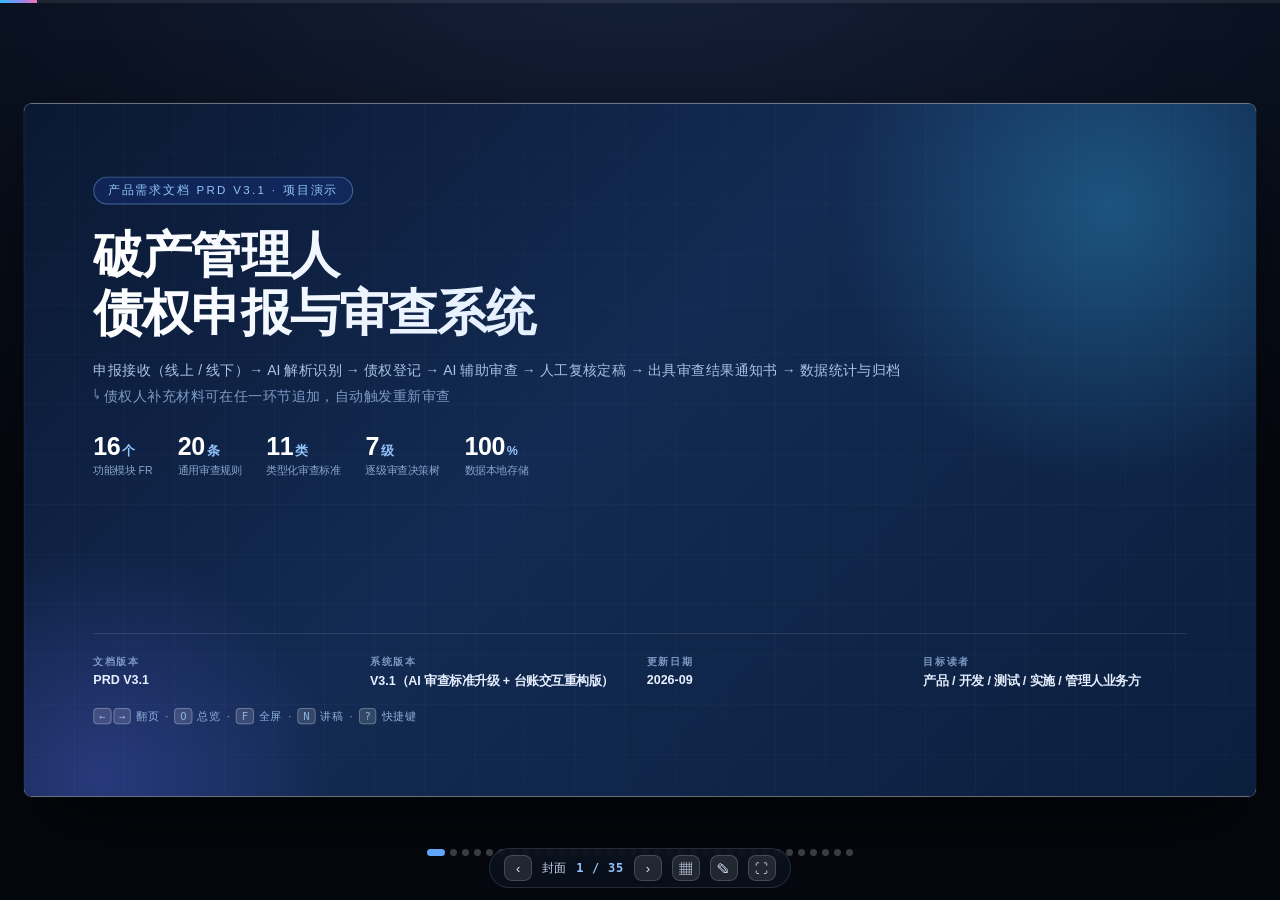
<file: 债权申报与审查系统-V3.1-演示文稿.html>
<!doctype html>
<html lang="zh-CN">
<head>
<meta charset="utf-8">
<meta name="viewport" content="width=device-width,initial-scale=1">
<title>破产管理人债权申报与审查系统 V3.1 · 项目演示</title>
<style>
/* ============ 基础 ============ */
*{box-sizing:border-box}
html,body{margin:0;height:100%;overflow:hidden;background:#070c16;
  font-family:"Microsoft YaHei","PingFang SC","Hiragino Sans GB","Source Han Sans SC","Noto Sans CJK SC",sans-serif;
  color:#0f172a;-webkit-font-smoothing:antialiased}
kbd{font-family:Consolas,"Cascadia Mono",monospace;font-size:11px;background:rgba(255,255,255,.14);
  border:1px solid rgba(255,255,255,.28);border-radius:4px;padding:1px 5px;margin-right:2px}
code,.mono{font-family:Consolas,"Cascadia Mono",Menlo,monospace}

#stagewrap{position:fixed;inset:0;display:flex;align-items:center;justify-content:center;
  background:radial-gradient(1200px 700px at 50% -10%,#16233d 0%,#0a1120 55%,#05080f 100%)}
#stage{width:1280px;height:720px;position:relative;transform-origin:center center;
  background:#fff;border-radius:8px;overflow:hidden;box-shadow:0 40px 90px rgba(0,0,0,.6),0 0 0 1px rgba(255,255,255,.06)}

/* ============ 幻灯片壳 ============ */
.slide{position:absolute;inset:0;padding:42px 56px 52px;background:#fff;display:flex;flex-direction:column;
  opacity:0;pointer-events:none;transform:translateY(10px);transition:opacity .3s ease,transform .3s ease;overflow:hidden;--a:#1d4ed8}
.slide.active{opacity:1;pointer-events:auto;transform:none;z-index:3}
.s-head{border-left:5px solid var(--a);padding-left:14px;margin-bottom:16px;flex:0 0 auto}
.eyebrow{font-size:11.5px;letter-spacing:.18em;color:var(--a);font-weight:700}
.s-head h2{font-size:28px;line-height:1.2;margin:5px 0 0;letter-spacing:-.3px}
.lead{font-size:13.5px;color:#5a6b82;line-height:1.6;margin-top:7px}
.lead b{color:#0f172a}
.body{flex:1 1 auto;min-height:0;overflow:auto;padding-right:2px}
.body::-webkit-scrollbar{width:6px}
.body::-webkit-scrollbar-thumb{background:#cbd5e1;border-radius:3px}
.note{display:none}
.s-foot{position:absolute;left:56px;right:56px;bottom:16px;display:flex;justify-content:space-between;
  font-size:11px;color:#9aa8bb;letter-spacing:.02em}

/* 章节配色 */
.sec-cover{--a:#60a5fa}.sec-biz{--a:#1d4ed8}.sec-prod{--a:#0e7490}.sec-fr{--a:#4338ca}
.sec-ai{--a:#7c3aed}.sec-data{--a:#0f766e}.sec-accept{--a:#b45309}.sec-end{--a:#334155}

/* ============ 通用组件 ============ */
.grid{display:grid;gap:11px}
.g2{grid-template-columns:repeat(2,1fr)}.g3{grid-template-columns:repeat(3,1fr)}
.g4{grid-template-columns:repeat(4,1fr)}.g5{grid-template-columns:repeat(5,1fr)}
.g23{grid-template-columns:2fr 3fr}.g32{grid-template-columns:3fr 2fr}
.card{background:#fff;border:1px solid var(--line);border-radius:10px;padding:11px 13px;
  box-shadow:0 1px 2px rgba(15,23,42,.045);position:relative}
.card.tint{background:var(--soft)}
.card h4{margin:0 0 5px;font-size:13.5px;letter-spacing:-.1px}
.card p,.card li{font-size:12px;color:#54657d;line-height:1.6;margin:0}
.card ul{margin:5px 0 0;padding-left:15px}
.card .num-lg{font-size:22px;font-weight:800;color:var(--a);letter-spacing:-.5px;line-height:1.1}
.card .u{font-size:11px;color:#8b9ab0;font-weight:600;margin-left:3px}
.pill{display:inline-block;font-size:10.5px;font-weight:700;padding:2px 8px;border-radius:999px;
  background:#eef2ff;color:#3730a3;line-height:1.5;white-space:nowrap}
.pill.ok{background:#dcfce7;color:#15803d}.pill.warn{background:#fef3c7;color:#b45309}
.pill.no{background:#fee2e2;color:#b91c1c}.pill.mut{background:#eef2f6;color:#64748b}
.pill.vk{background:#ede9fe;color:#6d28d9}
.pill.p0{background:#fee2e2;color:#b91c1c}.pill.p1{background:#fef3c7;color:#b45309}.pill.p2{background:#e0e7ff;color:#4338ca}

.tbl{width:100%;border-collapse:collapse;font-size:12.5px}
.tbl th{background:#eef2fb;background:color-mix(in srgb,var(--a) 9%,#fff);color:#0f172a;text-align:left;
  font-weight:700;padding:7px 9px;border-bottom:1.5px solid #dbe3f0;white-space:nowrap}
.tbl td{padding:6.5px 9px;border-bottom:1px solid var(--line);vertical-align:top;line-height:1.55;color:#3c4a60}
.tbl tr:nth-child(even) td{background:#fbfcfe}
.tbl td.k{font-weight:700;color:#0f172a}
.tbl td.c,.tbl th.c{text-align:center}
.tbl.tight td{padding:5px 8px;font-size:12px}
.tbl .sm{font-size:11.5px;color:#64748b}

.flow{display:flex;align-items:center;gap:7px;flex-wrap:wrap}
.flow .n{background:#fff;border:1.5px solid var(--a);color:#1e293b;border-radius:8px;
  padding:7px 11px;font-size:12.5px;font-weight:700;box-shadow:0 1px 2px rgba(15,23,42,.06)}
.flow .n small{display:block;font-weight:500;color:#7c8aa0;font-size:10.5px;margin-top:2px}
.flow .ar{color:#a8b6c9;font-weight:800;font-size:14px}
.flow.v{flex-direction:column;align-items:stretch}
.flow.v .n{width:100%}

.steps{counter-reset:st;display:grid;gap:8px}
.steps .st{display:flex;gap:10px;align-items:flex-start}
.steps .st::before{counter-increment:st;content:counter(st);flex:0 0 20px;height:20px;border-radius:50%;
  background:var(--a);color:#fff;font-size:11px;font-weight:700;display:flex;align-items:center;justify-content:center;margin-top:1px}
.steps .st .tx{font-size:12.5px;line-height:1.6;color:#3c4a60}
.steps .st .tx b{color:#0f172a}

.callout{border-left:4px solid var(--a);background:#f4f7fd;background:color-mix(in srgb,var(--a) 6%,#fff);
  border-radius:0 8px 8px 0;padding:9px 12px;font-size:12.5px;line-height:1.6;color:#334155}
.callout.warn{border-color:#d97706;background:#fff8eb}.callout.ok{border-color:#16a34a;background:#f2fbf5}
.callout.no{border-color:#dc2626;background:#fef5f5}
.callout b{color:#0f172a}

.chips{display:flex;gap:6px;flex-wrap:wrap}
.chip{font-size:11.5px;background:#f1f5fb;border:1px solid #e0e8f3;border-radius:7px;padding:4px 9px;color:#334155;font-weight:600}
.chip.on{background:var(--a);border-color:var(--a);color:#fff}

.bar{height:7px;border-radius:99px;background:#e6ecf5;overflow:hidden;margin-top:7px}
.bar i{display:block;height:100%;border-radius:99px;background:linear-gradient(90deg,var(--a),#38bdf8)}
.bar.old i{background:#cbd5e1}

.tree{display:grid;grid-template-columns:repeat(7,1fr);gap:7px}
.tree .lv{background:#fff;border:1px solid var(--line);border-top:3px solid var(--a);border-radius:8px;padding:8px 8px 9px}
.tree .lv b{display:block;font-size:11px;color:var(--a);letter-spacing:.04em}
.tree .lv .nm{font-size:12.5px;font-weight:800;margin:3px 0 4px}
.tree .lv p{font-size:10.5px;color:#64748b;line-height:1.5;margin:0}

.mock{border:1px solid #d7dee9;border-radius:10px;overflow:hidden;background:#fff;box-shadow:0 3px 12px rgba(15,23,42,.07)}
.mock-bar{display:flex;align-items:center;gap:5px;padding:6px 9px;background:#eef2f7;border-bottom:1px solid #dde5ee}
.mock-bar .dot{width:9px;height:9px;border-radius:50%;background:#cbd5e1}
.mock-bar .dot.r{background:#fca5a5}.mock-bar .dot.y{background:#fcd34d}.mock-bar .dot.g{background:#86efac}
.mock-bar .url{flex:1;margin-left:8px;background:#fff;border:1px solid #e2e8f0;border-radius:6px;
  font-size:10.5px;color:#7c8aa0;padding:2px 8px;font-family:Consolas,monospace}
.mock-body{padding:10px 12px;font-size:12px}
.mrow{display:grid;align-items:center;gap:8px;padding:7px 9px;border:1px solid #e8edf5;border-radius:8px;
  font-size:11.5px;margin-bottom:5px;background:#fff}
.mrow.hd{background:#f4f7fc;font-weight:700;color:#475569;border-color:#e2e8f0}
.mrow.sel{background:#f2f7ff;border-color:var(--a)}
.mrow span{white-space:nowrap;overflow:hidden;text-overflow:ellipsis}
.mrow .r{text-align:right;font-family:Consolas,monospace}
.mrow .dash{color:#a8b6c9}
.mrow .act{text-align:right;font-size:11px}
.mrow .act b{color:#fff;background:var(--a);border-radius:6px;padding:2px 7px;font-weight:700}
.mrow .act i{font-style:normal;color:#7c8aa0;border:1px solid #dfe6f0;border-radius:6px;padding:2px 6px;margin-left:4px;background:#fff}

.donut{width:96px;height:96px;border-radius:50%;position:relative;margin:0 auto;
  box-shadow:inset 0 0 0 1px rgba(15,23,42,.05)}
.donut::after{content:'';position:absolute;inset:26px;background:#fff;border-radius:50%;
  box-shadow:0 1px 3px rgba(15,23,42,.08)}
.donut .ctr{position:absolute;inset:0;display:flex;align-items:center;justify-content:center;
  font-size:11px;font-weight:800;color:#334155;z-index:2}
.legend{display:flex;gap:10px;justify-content:center;flex-wrap:wrap;margin-top:8px;font-size:10.5px;color:#64748b}
.legend i{display:inline-block;width:8px;height:8px;border-radius:2px;margin-right:4px}

.kv{display:grid;grid-template-columns:auto 1fr;gap:4px 10px;font-size:12px}
.kv dt{color:#7c8aa0;font-weight:600;white-space:nowrap}
.kv dd{margin:0;color:#26344a}
.two{display:grid;grid-template-columns:1fr 1fr;gap:14px}
.hr{height:1px;background:var(--line);margin:12px 0}

/* ============ 封面 ============ */
.s-cover{background:linear-gradient(135deg,#0a1832 0%,#132a52 45%,#0b1f3d 100%);color:#fff;padding:0}
.s-cover .grain{position:absolute;inset:0;opacity:.5;
  background-image:linear-gradient(rgba(255,255,255,.05) 1px,transparent 1px),linear-gradient(90deg,rgba(255,255,255,.05) 1px,transparent 1px);
  background-size:52px 52px}
.s-cover .glow{position:absolute;width:620px;height:620px;right:-160px;top:-200px;border-radius:50%;
  background:radial-gradient(circle,rgba(56,189,248,.30),transparent 65%)}
.s-cover .glow2{position:absolute;width:520px;height:520px;left:-180px;bottom:-240px;border-radius:50%;
  background:radial-gradient(circle,rgba(99,102,241,.28),transparent 65%)}
.s-cover .inner{position:relative;z-index:2;padding:76px 72px;height:100%;display:flex;flex-direction:column}
.cover-tag{display:inline-block;font-size:12px;letter-spacing:.2em;color:#93c5fd;border:1px solid rgba(147,197,253,.4);
  border-radius:999px;padding:5px 14px;align-self:flex-start;background:rgba(30,64,175,.25)}
.s-cover h1{font-size:52px;line-height:1.16;margin:22px 0 0;letter-spacing:-1px;
  background:linear-gradient(90deg,#fff,#bcd7ff);-webkit-background-clip:text;background-clip:text;color:transparent}
.cover-sub{font-size:14.5px;color:#a9c2e6;line-height:1.9;margin:16px 0 0;max-width:1000px}
.cover-meta{display:grid;grid-template-columns:repeat(4,1fr);gap:14px;margin-top:auto;padding-top:22px;
  border-top:1px solid rgba(255,255,255,.14)}
.cover-meta div{font-size:13px;color:#e6efff;font-weight:600}
.cover-meta div span{display:block;font-size:10.5px;color:#7d9ac4;letter-spacing:.1em;margin-bottom:4px;font-weight:600}
.cover-hint{margin-top:20px;font-size:11.5px;color:#8fb0da}
.cover-stats{display:flex;gap:26px;margin-top:22px}
.cover-stats .cs b{font-size:26px;color:#fff;letter-spacing:-.5px}
.cover-stats .cs b em{font-style:normal;font-size:13px;color:#93c5fd;margin-left:2px}
.cover-stats .cs span{display:block;font-size:11px;color:#87a4cc;margin-top:2px}

/* ============ HUD / 导航 ============ */
#progress{position:fixed;left:0;top:0;height:3px;width:100%;background:rgba(255,255,255,.08);z-index:60}
#progress i{display:block;height:100%;width:0;background:linear-gradient(90deg,#38bdf8,#818cf8,#f472b6);transition:width .28s ease}
#hud{position:fixed;left:0;right:0;bottom:12px;display:flex;justify-content:center;gap:16px;align-items:center;z-index:60;pointer-events:none}
#hud .grp{pointer-events:auto;display:flex;align-items:center;gap:10px;background:rgba(10,18,32,.72);
  border:1px solid rgba(255,255,255,.12);border-radius:999px;padding:6px 14px;backdrop-filter:blur(8px)}
#hud button{cursor:pointer;background:rgba(255,255,255,.1);color:#dbeafe;border:1px solid rgba(255,255,255,.16);
  border-radius:8px;width:28px;height:26px;font-size:13px;line-height:1;transition:.15s}
#hud button:hover{background:rgba(255,255,255,.22)}
#hud .cnt{color:#93c5fd;font-size:12px;font-weight:700;font-family:Consolas,monospace;letter-spacing:.06em}
#hud .sec{color:#c7d6ea;font-size:11.5px;max-width:300px;overflow:hidden;text-overflow:ellipsis;white-space:nowrap}
#dots{position:fixed;left:0;right:0;bottom:44px;display:flex;justify-content:center;gap:5px;z-index:59;flex-wrap:wrap;max-width:760px;margin:0 auto}
#dots span{width:7px;height:7px;border-radius:50%;background:rgba(255,255,255,.22);cursor:pointer;transition:.15s}
#dots span:hover{background:rgba(255,255,255,.55);transform:scale(1.25)}
#dots span.on{background:#60a5fa;width:18px;border-radius:99px}

#notes{position:fixed;left:0;right:0;bottom:0;height:150px;background:rgba(7,12,22,.94);color:#dbe7f7;
  border-top:1px solid rgba(96,165,250,.35);padding:12px 26px 14px;font-size:12.5px;line-height:1.72;z-index:58;
  display:none;overflow:auto;backdrop-filter:blur(6px)}
#notes.show{display:block}
#notes .nh{font-size:10.5px;letter-spacing:.16em;color:#60a5fa;font-weight:700;margin-bottom:6px}
#notes b{color:#fff}

#overview{position:fixed;inset:0;background:rgba(5,9,17,.94);z-index:70;display:none;padding:34px 40px 60px;overflow:auto;backdrop-filter:blur(4px)}
#overview.show{display:block}
#overview .oh{color:#e2e8f0;font-size:15px;font-weight:700;margin-bottom:18px;display:flex;justify-content:space-between;align-items:center}
#overview .oh small{color:#7c8aa0;font-weight:400;font-size:11.5px}
#ovgrid{display:grid;grid-template-columns:repeat(6,1fr);gap:12px}
#ovgrid .ov{background:rgba(255,255,255,.05);border:1px solid rgba(255,255,255,.12);border-radius:9px;
  padding:11px 11px 12px;cursor:pointer;transition:.16s;min-height:82px;position:relative;overflow:hidden}
#ovgrid .ov:hover{background:rgba(96,165,250,.16);border-color:rgba(96,165,250,.5);transform:translateY(-2px)}
#ovgrid .ov.on{border-color:#60a5fa;background:rgba(96,165,250,.2)}
#ovgrid .ov .no{font-size:10px;color:#7c8aa0;font-family:Consolas,monospace}
#ovgrid .ov .tt{font-size:11.5px;color:#e8eefb;line-height:1.45;margin-top:5px;font-weight:600}
#ovgrid .ov .st{position:absolute;left:0;top:0;width:3px;height:100%;background:#60a5fa}

#help{position:fixed;inset:0;background:rgba(5,9,17,.92);z-index:80;display:none;align-items:center;justify-content:center}
#help.show{display:flex}
#help .box{background:#0e1729;border:1px solid rgba(255,255,255,.14);border-radius:14px;padding:26px 32px;color:#dbe7f7;min-width:520px}
#help h3{margin:0 0 16px;font-size:16px;color:#fff}
#help table{border-collapse:collapse;font-size:12.5px}
#help td{padding:5px 16px 5px 0;color:#a9bcd6}
#help td:first-child{color:#93c5fd;font-family:Consolas,monospace;white-space:nowrap}

@media print{
  html,body{overflow:visible;height:auto;background:#fff}
  #hud,#dots,#progress,#overview,#help,#notes{display:none!important}
  #stagewrap{position:static;display:block;background:#fff}
  #stage{width:100%;height:auto;transform:none!important;box-shadow:none;border-radius:0}
  .slide{position:relative;inset:auto;opacity:1!important;pointer-events:auto;transform:none!important;
    page-break-after:always;height:720px;border-bottom:1px solid #ddd}
}
</style>
</head>
<body>

<div id="progress"><i></i></div>

<div id="stagewrap"><div id="stage">

<!-- ================= 01 封面 ================= -->
<section class="slide s-cover sec-cover" data-sec="封面" data-title="封面 · 系统总览">
  <div class="grain"></div><div class="glow"></div><div class="glow2"></div>
  <div class="inner">
    <div class="cover-tag">产品需求文档 PRD V3.1 · 项目演示</div>
    <h1>破产管理人<br>债权申报与审查系统</h1>
    <p class="cover-sub">申报接收（线上 / 线下）→ AI 解析识别 → 债权登记 → AI 辅助审查 → 人工复核定稿 → 出具审查结果通知书 → 数据统计与归档<br>
      <span style="color:#7d9ac4">↳ 债权人补充材料可在任一环节追加，自动触发重新审查</span></p>
    <div class="cover-stats">
      <div class="cs"><b>16<em>个</em></b><span>功能模块 FR</span></div>
      <div class="cs"><b>20<em>条</em></b><span>通用审查规则</span></div>
      <div class="cs"><b>11<em>类</em></b><span>类型化审查标准</span></div>
      <div class="cs"><b>7<em>级</em></b><span>逐级审查决策树</span></div>
      <div class="cs"><b>100<em>%</em></b><span>数据本地存储</span></div>
    </div>
    <div class="cover-meta">
      <div><span>文档版本</span>PRD V3.1</div>
      <div><span>系统版本</span>V3.1（AI 审查标准升级 + 台账交互重构版）</div>
      <div><span>更新日期</span>2026-09</div>
      <div><span>目标读者</span>产品 / 开发 / 测试 / 实施 / 管理人业务方</div>
    </div>
    <div class="cover-hint"><kbd>←</kbd><kbd>→</kbd> 翻页 &nbsp;·&nbsp; <kbd>O</kbd> 总览 &nbsp;·&nbsp; <kbd>F</kbd> 全屏 &nbsp;·&nbsp; <kbd>N</kbd> 讲稿 &nbsp;·&nbsp; <kbd>?</kbd> 快捷键</div>
  </div>
  <div class="note"><b>开场（30 秒）：</b>这是破产管理人用的债权申报与审查系统，解决的是"一堆扫描件 → 一本规范台账 → 一份份审查结论"这条主线。今天讲的是 V3.1 版本，它做了一件最关键的事：把 AI 审查从"通用标准"升级为"按债权类型差异化审查"，并且让每个结论都能追溯依据。</div>
</section>

<!-- ================= 02 目录 ================= -->
<section class="slide sec-biz" data-sec="导览" data-title="目录 · 8 个部分">
  <div class="s-head"><div class="eyebrow">AGENDA</div><h2>今天讲什么</h2>
    <div class="lead">从业务痛点出发，讲清楚 V3.1 交付了什么、凭什么可信、怎么用、后面往哪走。</div></div>
  <div class="body">
    <div class="grid g4" style="grid-auto-rows:1fr">
      <div class="card tint"><div class="num-lg">01</div><h4>业务背景与痛点</h4><p>传统 Excel 台账 + 人工翻材料方式的 6 个痛点</p></div>
      <div class="card tint"><div class="num-lg">02</div><h4>产品定位与目标</h4><p>本地化全流程工具；6 项可衡量目标；本期不做什么</p></div>
      <div class="card tint"><div class="num-lg">03</div><h4>用户角色与场景</h4><p>4 类角色、6 个核心使用场景</p></div>
      <div class="card tint"><div class="num-lg">04</div><h4>V3.1 变更摘要</h4><p>一页纸讲完本版 9 项变更</p></div>
      <div class="card tint"><div class="num-lg">05</div><h4>功能全景 FR-01–16</h4><p>16 个模块 + 关键模块深度展开</p></div>
      <div class="card tint" style="border-color:#c4b5fd"><div class="num-lg" style="color:#7c3aed">06</div><h4>AI 审查方法论升级</h4><p>提示词 v2、类型自动判定、结论可追溯</p></div>
      <div class="card tint"><div class="num-lg">07</div><h4>数据 · 非功能 · 验收</h4><p>数据模型、质量规则、验收标准与验证证据</p></div>
      <div class="card tint"><div class="num-lg">08</div><h4>Roadmap 与现场演示</h4><p>后续版本、依赖风险、现场演示脚本</p></div>
    </div>
    <div class="callout" style="margin-top:14px"><b>建议时长：</b>25–35 分钟。重点在第 04、06 部分（V3.1 到底改了什么、AI 审查凭什么可信）；第 05 部分可按听众兴趣跳讲。</div>
  </div>
  <div class="s-foot"><span>PRD V3.1 · 项目演示</span><span>导览</span></div>
</section>

<!-- ================= 03 背景痛点 ================= -->
<section class="slide sec-biz" data-sec="01 业务背景" data-title="业务背景 · 6 个痛点">
  <div class="s-head"><div class="eyebrow">01 · 业务背景</div><h2>为什么需要这套系统</h2>
    <div class="lead">破产案件中，管理人需在法定期间内完成债权申报接收、登记造册、实质审查与结果通知。传统做法是 <b>Excel 台账 + 人工翻阅纸质材料</b>。</div></div>
  <div class="body">
    <table class="tbl">
      <tr><th style="width:34%">痛点</th><th>带来的影响</th></tr>
      <tr><td class="k">申报材料多为扫描件，人工录入耗时长</td><td>单案几十至数百笔债权，录入成本高、易错</td></tr>
      <tr><td class="k">审查标准不统一</td><td>不同经办人结论口径不一致，法律依据缺失</td></tr>
      <tr><td class="k">数据分散、缺乏统计</td><td>无法快速掌握申报总额、优先权分布、审查进度</td></tr>
      <tr><td class="k">通知文书制作繁琐</td><td>每笔债权单独出具《审查结果通知书》，格式易出错</td></tr>
      <tr><td class="k">材料交接依赖线下</td><td>异地债权人申报不便，材料收集周期长</td></tr>
      <tr><td class="k">债权人后续补交材料</td><td>无法在既有债权上追加材料，容易产生重复债权记录</td></tr>
    </table>
    <div class="grid g3" style="margin-top:13px">
      <div class="callout">核心矛盾一：<b>录入</b>——材料是纸和扫描件，台账要的是结构化字段。</div>
      <div class="callout">核心矛盾二：<b>口径</b>——同类债权（借贷 / 工程款 / 购房）审查要点完全不同，靠人记不住。</div>
      <div class="callout">核心矛盾三：<b>追溯</b>——结论出具后要能说清"这笔为什么这么认定、依据哪条"。</div>
    </div>
  </div>
  <div class="note">强调第二、第三条：V3.1 的两个主攻方向就是"口径"（类型化标准）和"追溯"（prompt_version + standard_refs）。如果听众是管理人业务方，多讲录入成本和异地申报。</div>
  <div class="s-foot"><span>PRD V3.1 · 一、产品概述</span><span>03</span></div>
</section>

<!-- ================= 04 产品定位 ================= -->
<section class="slide sec-prod" data-sec="02 产品定位" data-title="产品定位 · 全流程闭环">
  <div class="s-head"><div class="eyebrow">02 · 产品定位</div><h2>面向破产管理人的全流程工具</h2>
    <div class="lead">一条主线串起七个环节，补材料可插入任一环节并自动触发重审。</div></div>
  <div class="body">
    <div class="flow" style="gap:5px">
      <div class="n">申报接收<small>线上 / 线下</small></div><span class="ar">→</span>
      <div class="n">AI 解析识别<small>OCR + 字段提取</small></div><span class="ar">→</span>
      <div class="n">债权登记<small>台账建卡</small></div><span class="ar">→</span>
      <div class="n">AI 辅助审查<small>决策树 + 类型标准</small></div><span class="ar">→</span>
      <div class="n">人工复核定稿<small>金额 + 性质 + 结论</small></div><span class="ar">→</span>
      <div class="n">出具通知书<small>公文格式 Word</small></div><span class="ar">→</span>
      <div class="n">数据统计归档<small>看板 + 明细</small></div>
    </div>
    <div class="callout" style="margin:12px 0 0;border-color:#7c3aed;background:#f6f3ff">
      ↑ &nbsp;<b>债权人补充材料</b>可在任一环节追加：新材料并入同一预览页、只解析新增文件、自动重置审查状态触发重审。
    </div>
    <div class="grid g3" style="margin-top:14px">
      <div class="card"><h4>🏠 本地化部署</h4><p>数据默认全部保存在本机（SQLite + 文件目录），不依赖外部服务即可跑通核心流程；敏感材料不出内网。</p></div>
      <div class="card"><h4>🔌 可选外部能力</h4><p>云解析（MinerU）提升扫描件表格/版面还原；云端申报接收服务支持异地债权人在线申报。</p></div>
      <div class="card"><h4>⚖️ AI 只做辅助</h4><p>AI 意见仅为辅助初审，须经管理人复核后生效；对外文书不输出内部审查过程与标准编号。</p></div>
    </div>
  </div>
  <div class="s-foot"><span>PRD V3.1 · 1.2 产品定位</span><span>04</span></div>
</section>

<!-- ================= 05 目标与非目标 ================= -->
<section class="slide sec-prod" data-sec="02 产品目标" data-title="产品目标与衡量指标">
  <div class="s-head"><div class="eyebrow">02 · 产品目标</div><h2>六项目标 · 每项都有衡量方式</h2></div>
  <div class="body">
    <div class="grid g32">
      <div>
        <table class="tbl">
          <tr><th style="width:26%">目标</th><th>衡量指标</th></tr>
          <tr><td class="k">降低录入成本</td><td>扫描件自动 OCR + 字段自动提取（23 项字段），人工仅需核对修正</td></tr>
          <tr><td class="k">统一审查口径</td><td>内置 7 级决策树 + <b>20 条通用规则</b> + <b>11 类类型化标准</b>，输出含法律依据与标准引用</td></tr>
          <tr><td class="k">审查可追溯</td><td>每笔审查保存提示词版本、注入标准、引用条目编号</td></tr>
          <tr><td class="k">提升数据掌控力</td><td>看板按"确认 / 暂缓 / 否定"三组呈现；四张金额与性质构成图</td></tr>
          <tr><td class="k">规范文书输出</td><td>一键生成公文格式《破产债权审查结果通知书》</td></tr>
          <tr><td class="k">数据安全可控</td><td>全部数据本地存储，敏感材料不出内网（云解析可选）</td></tr>
        </table>
      </div>
      <div>
        <div class="card" style="border-color:#fcd34d;background:#fffbf0;height:100%">
          <h4 style="color:#b45309">🚫 本期不做（非目标）</h4>
          <ul style="font-size:12px;color:#7c5a1e;line-height:1.75">
            <li>多租户 SaaS 化与账号体系（当前内网单机 / 小团队）</li>
            <li>债权确认表自动提交法院系统对接</li>
            <li>破产财产分配计算与方案生成</li>
            <li>移动端 App</li>
            <li>AI 结论与人工结论冲突自动拦截 <span class="pill mut">列入 Roadmap</span></li>
          </ul>
          <div class="hr"></div>
          <p style="font-size:11.5px;color:#8a6a2f">※ 明确"不做什么"是为了守住交付边界：本期的价值在<b>录入提效 + 口径统一 + 结论可追溯</b>，不在替代管理人的专业判断。</p>
        </div>
      </div>
    </div>
  </div>
  <div class="note">如果被问"为什么不做权限"，答：当前定位是内网单机/小团队工具，无登录鉴权是已知取舍，V3.3 规划角色权限与操作日志。</div>
  <div class="s-foot"><span>PRD V3.1 · 1.3 / 1.4</span><span>05</span></div>
</section>

<!-- ================= 06 用户角色 ================= -->
<section class="slide sec-prod" data-sec="03 用户与场景" data-title="用户角色 · 4 类">
  <div class="s-head"><div class="eyebrow">03 · 用户与场景</div><h2>四类角色，各看各的</h2>
    <div class="lead">同一个项目、同一份数据，四类角色看到的是不同界面与不同粒度。</div></div>
  <div class="body">
    <div class="grid g4">
      <div class="card"><span class="pill p1">内部</span><h4 style="margin-top:7px">破产管理人<br><span style="font-size:11.5px;color:#8b9ab0">主办律师 / 会计师</span></h4>
        <p>债权审查、复核定稿、文书签发、批量重审</p><div class="hr"></div><p style="font-size:11.5px">使用：<b>全部模块</b></p></div>
      <div class="card"><span class="pill p1">内部</span><h4 style="margin-top:7px">管理人助理<br><span style="font-size:11.5px;color:#8b9ab0">登记员</span></h4>
        <p>材料接收、录入核对、发起审查</p><div class="hr"></div><p style="font-size:11.5px">使用：<b>台账 / 上传 / 解析</b></p></div>
      <div class="card"><span class="pill p2">外部</span><h4 style="margin-top:7px">债权人<br><span style="font-size:11.5px;color:#8b9ab0">无需登录</span></h4>
        <p>在线申报债权、按证据目录上传材料、后续补充材料</p><div class="hr"></div><p style="font-size:11.5px">使用：<b>云端申报页</b></p></div>
      <div class="card"><span class="pill mut">查看方</span><h4 style="margin-top:7px">法院 / 债权人会议</h4>
        <p>接收台账与审查结果</p><div class="hr"></div><p style="font-size:11.5px">使用：<b>导出的 Excel / Word</b></p></div>
    </div>
    <div class="grid g2" style="margin-top:13px">
      <div class="callout"><b>对内：</b>台账页是主战场——数据进（新增 / 导入 / 在线申报 / 补充材料）、数据出（AI 审查 / 复核 / 导出）都在一页完成。</div>
      <div class="callout" style="border-color:#0e7490;background:#f0fbfd"><b>对外：</b>债权人不接触系统内部，只通过一个网页提交信息与证据目录，管理人一键拉取入台账。</div>
    </div>
  </div>
  <div class="s-foot"><span>PRD V3.1 · 2.1 用户角色</span><span>06</span></div>
</section>

<!-- ================= 07 场景 1-3 ================= -->
<section class="slide sec-prod" data-sec="03 核心场景" data-title="核心场景 ① ② ③">
  <div class="s-head"><div class="eyebrow">03 · 核心场景（1 / 2）</div><h2>从收到材料到出结论</h2></div>
  <div class="body">
    <div class="grid g3">
      <div class="card">
        <span class="pill">场景 1</span><h4 style="margin-top:7px">线下材料批量登记</h4>
        <div class="steps" style="margin-top:8px">
          <div class="st"><div class="tx">收到债权人邮寄的纸质材料 → 扫描为 PDF</div></div>
          <div class="st"><div class="tx">在台账页「🆕 新增债权申报」拖拽/选择上传 → 自动 OCR + 字段提取 → 生成债权编号 <b>PC-001</b></div></div>
          <div class="st"><div class="tx">点该行「✎ 初审 / 编辑」核对修正（申报总额随分项自动汇总）→ <b>保存即自动登记为「已登记」</b></div></div>
        </div>
      </div>
      <div class="card">
        <span class="pill">场景 2</span><h4 style="margin-top:7px">异地债权人线上申报</h4>
        <div class="steps" style="margin-top:8px">
          <div class="st"><div class="tx">管理人在「🌐 在线申报」复制本项目云端申报地址发给债权人</div></div>
          <div class="st"><div class="tx">债权人在<b>「6 上传证据材料」证据目录表</b>中逐项填写证据名称、上传对应材料（生成云申报号 C-xxx）</div></div>
          <div class="st"><div class="tx">管理人点「拉取云端申报」→「更新在线申报」→ 一键导入台账（<b>同名查重提示</b>）</div></div>
        </div>
      </div>
      <div class="card">
        <span class="pill">场景 3</span><h4 style="margin-top:7px">AI 审查 + 人工复核</h4>
        <div class="steps" style="margin-top:8px">
          <div class="st"><div class="tx">台账行内点「🤖 AI 审查」（或点 AI 审查徽标）→ 后台按 7 级决策树 + 命中的类型化标准出具意见</div></div>
          <div class="st"><div class="tx">审查工作台查看意见，面板顶部显示 <b>「提示词 v2-2026-09 · 标准：工程款 · 引用：工程款-2、工程款-3」</b></div></div>
          <div class="st"><div class="tx">点「✍️ 人工复核」核定审核金额、确认债权性质、填写结论 → 状态变「已复核」，台账显示<b>核减金额与比例</b></div></div>
          <div class="st"><div class="tx">点「预览/编辑意见书」调整措辞 → 保存编辑稿 → 导出 Word</div></div>
        </div>
      </div>
    </div>
  </div>
  <div class="s-foot"><span>PRD V3.1 · 2.2 核心使用场景</span><span>07</span></div>
</section>

<!-- ================= 08 场景 4-6 ================= -->
<section class="slide sec-prod" data-sec="03 核心场景" data-title="核心场景 ④ ⑤ ⑥">
  <div class="s-head"><div class="eyebrow">03 · 核心场景（2 / 2）</div><h2>补材料、看进度、批量处理</h2></div>
  <div class="body">
    <div class="grid g3">
      <div class="card" style="border-color:#c4b5fd">
        <span class="pill vk">场景 4 · V3.1 新增</span><h4 style="margin-top:7px">债权人补交材料</h4>
        <div class="steps" style="margin-top:8px">
          <div class="st"><div class="tx">债权人在该行「⋯ → 📎 补充材料」上传新材料</div></div>
          <div class="st"><div class="tx">新材料与原件在<b>同一材料预览页</b>显示（标注「📎 补充」）</div></div>
          <div class="st"><div class="tx">后台<b>只解析新材料</b>并同步提取信息（只补空、不覆盖）</div></div>
          <div class="st"><div class="tx">系统自动清空 AI 审查结论、人工复核标记未完成、状态退回「已登记」→ 重新审查</div></div>
        </div>
      </div>
      <div class="card">
        <span class="pill">场景 5</span><h4 style="margin-top:7px">案件进度与数据统计</h4>
        <div class="steps" style="margin-top:8px">
          <div class="st"><div class="tx">进入「数据后台」→ 查看审核汇总<b>三组</b>（已审查确认 / 暂缓确认 / 已否定）的笔数与金额（含本金/利息/其他）</div></div>
          <div class="st"><div class="tx">查看<b>四张构成图</b>：申报金额构成、申报性质构成、已确认金额构成、已确认性质构成</div></div>
          <div class="st"><div class="tx">按债权性质筛选（如仅看工程款优先权）；进入「债权明细查询」做类 Excel 筛选、排序与合计</div></div>
        </div>
      </div>
      <div class="card" style="border-color:#c4b5fd">
        <span class="pill vk">场景 6 · V3.1 新增</span><h4 style="margin-top:7px">批量处理与阶段性重审</h4>
        <div class="steps" style="margin-top:8px">
          <div class="st"><div class="tx">勾选多笔 → 批量条「🤖 批量 AI 审查」并发发起并统一轮询，完成后汇总成功/失败笔数</div></div>
          <div class="st"><div class="tx">勾选多笔 → 「📊 导出选中台账」「📄 导出选中意见书」只导出选中债权（<b>按传入顺序</b>）</div></div>
          <div class="st"><div class="tx">提示词升级后可对同一批债权重跑并逐笔比对，评估口径变化</div></div>
        </div>
      </div>
    </div>
  </div>
  <div class="s-foot"><span>PRD V3.1 · 2.2 核心使用场景</span><span>08</span></div>
</section>

<!-- ================= 09 V3.1 变更摘要 ================= -->
<section class="slide sec-fr" data-sec="04 V3.1 变更" data-title="V3.1 变更摘要 · 一页纸">
  <div class="s-head"><div class="eyebrow">04 · 本次变更</div><h2>V3.1 一页纸：改了 9 件事</h2>
    <div class="lead">每一项变更都对应一个具体业务问题——先看"解决什么"，再看"改在哪"。</div></div>
  <div class="body">
    <table class="tbl tight">
      <tr><th class="c" style="width:4%">#</th><th style="width:34%">变更</th><th>解决的业务问题</th><th style="width:12%" class="c">影响模块</th></tr>
      <tr><td class="c k">1</td><td class="k">AI 审查提示词升级到 v2-2026-09：通用规则 7→20 条、类型化标准 6→11 类、类型三级自动判定</td>
        <td>原类型化标准几乎不生效（真实数据 32 笔中 29 笔因「债权类型」为空而退回通用标准），借贷 LPR 4 倍、工程款 18 个月等差异化审查缺失</td><td class="c">FR-04</td></tr>
      <tr><td class="c k">2</td><td class="k">审查结论可追溯：记录提示词版本、注入标准、实际引用条目编号，界面可见</td>
        <td>无法判断"标准到底有没有被用上"，历史结论口径不可复现</td><td class="c">FR-04</td></tr>
      <tr><td class="c k">3</td><td class="k">台账页交互重构：数据进出集中为动作区，行内只显示"当前该做的一步"，其余收进「⋯」</td>
        <td>一排 6 个按钮主次不分、上传区与补充材料入口混淆、窄屏要横向滚到底才点到按钮</td><td class="c">FR-03 / FR-16</td></tr>
      <tr><td class="c k">4</td><td class="k">登记流程改造：取消独立「登记」按钮，初审/编辑保存即自动登记；新增取消登记</td>
        <td>登记与编辑割裂（要编辑完再点登记），误登记后无法回退</td><td class="c">FR-13</td></tr>
      <tr><td class="c k">5</td><td class="k">新增补充材料：追加材料、同页预览、只解析新材料、同步提取、AI 审查自动重置</td>
        <td>债权人补交材料只能新建一笔债权或整笔重传，台账出现重复记录</td><td class="c">FR-14</td></tr>
      <tr><td class="c k">6</td><td class="k">数据后台改版：审核汇总按三组结论呈现，图表改为四张构成图</td>
        <td>原看板只有"审核金额&gt;0"一个口径，无法区分确认与否定；金额区间分布与债权种类统计价值低</td><td class="c">FR-08</td></tr>
      <tr><td class="c k">7</td><td class="k">批量操作：批量登记、批量 AI 审查（并发+统一轮询）、导出选中、批量删除</td>
        <td>几十上百笔债权只能逐笔点，重跑审查耗时</td><td class="c">FR-15</td></tr>
      <tr><td class="c k">8</td><td class="k">云端申报页第 6 节改为证据目录表（默认 8 行 2 列可加行）</td>
        <td>原自由上传区无法体现"证据目录"，法代证明书/授权委托书单独槽位与目录重复</td><td class="c">FR-07</td></tr>
      <tr><td class="c k">9</td><td class="k">缺陷修复：字段提取在中文字段上 float() 抛错导致整笔解析失败；删除债权残留孤儿行</td>
        <td>已登记债权"重新解析/补充材料"后提取信息根本没同步；数据库存在脏行</td><td class="c">质量</td></tr>
    </table>
  </div>
  <div class="note">这一页是全场重点。讲法：1–2 项是"审查能力"升级，3–4–5 是"日常操作"改造，6–7 是"管理视角"补齐，8 是对外申报体验，9 是上一版遗留缺陷的收口。可以指着第 1 行说：32 笔里 29 笔退回通用标准，等于类型化标准形同虚设——这是本版第一优先级。</div>
  <div class="s-foot"><span>PRD V3.1 · 〇、变更摘要</span><span>09</span></div>
</section>

<!-- ================= 10 功能全景 ================= -->
<section class="slide sec-fr" data-sec="05 功能全景" data-title="功能全景 · FR-01–FR-16">
  <div class="s-head"><div class="eyebrow">05 · 需求范围</div><h2>16 个功能模块全景</h2>
    <div class="lead">P0 必须 / P1 重要 / P2 增强；紫色为 V3.1 新增或升级模块。</div></div>
  <div class="body">
    <div class="grid g4" style="gap:9px">
      <div class="card"><span class="pill p0">P0</span><h4>FR-01 项目管理</h4><p>多案件项目隔离、项目字段与卡片、切换器</p></div>
      <div class="card"><span class="pill p0">P0</span><h4>FR-02 材料上传与解析</h4><p>批量上传、异步解析、23 字段自动提取</p></div>
      <div class="card" style="border-color:#c4b5fd"><span class="pill vk">V3.1 扩展</span><h4>FR-03 债权台账</h4><p>25 项字段、列设置、核减列、筛选与状态流转</p></div>
      <div class="card" style="border-color:#c4b5fd"><span class="pill vk">V3.1 升级</span><h4>FR-04 AI 债权审查</h4><p>决策树 + 20 规则 + 11 类型标准 + 可追溯</p></div>
      <div class="card"><span class="pill p0">P0</span><h4>FR-05 人工复核</h4><p>审核金额、结论、确认性质、定稿</p></div>
      <div class="card"><span class="pill p1">P1</span><h4>FR-06 意见书预览与编辑</h4><p>公文版式在线预览、编辑稿保存</p></div>
      <div class="card" style="border-color:#c4b5fd"><span class="pill vk">V3.1 改造</span><h4>FR-07 在线申报</h4><p>证据目录表、命名规则、拉取导入幂等</p></div>
      <div class="card" style="border-color:#c4b5fd"><span class="pill vk">V3.1 改版</span><h4>FR-08 数据后台</h4><p>三组结论汇总 + 四张构成图</p></div>
      <div class="card"><span class="pill p1">P1</span><h4>FR-09 债权明细查询</h4><p>类 Excel 筛选、排序、合计行</p></div>
      <div class="card"><span class="pill p0">P0</span><h4>FR-10 导入导出</h4><p>台账 Excel、通知书 Word、批量 zip、ids 导出</p></div>
      <div class="card"><span class="pill p1">P1</span><h4>FR-11 AI 模型配置</h4><p>多套 OpenAI 兼容配置、测试连接、降级</p></div>
      <div class="card"><span class="pill p1">P1</span><h4>FR-12 部署与协同</h4><p>局域网协同、一键脚本、云端部署流程</p></div>
      <div class="card" style="border-color:#c4b5fd"><span class="pill vk">V3.1 新增</span><h4>FR-13 登记与状态流转</h4><p>保存即登记、取消登记、总额自动汇总</p></div>
      <div class="card" style="border-color:#c4b5fd"><span class="pill vk">V3.1 新增</span><h4>FR-14 补充材料</h4><p>追加材料、只解析新增、审查重置</p></div>
      <div class="card" style="border-color:#c4b5fd"><span class="pill vk">V3.1 新增</span><h4>FR-15 批量操作</h4><p>批量登记 / 审查 / 导出 / 删除</p></div>
      <div class="card" style="border-color:#c4b5fd"><span class="pill vk">V3.1 新增</span><h4>FR-16 台账界面约定</h4><p>动作区、行内下一步、⋯ 菜单、双 Tab</p></div>
    </div>
  </div>
  <div class="note">如果时间紧，只讲紫色 7 个模块（V3.1 增量：FR-03 扩展、FR-04 升级、FR-08 改版、FR-13/14/15/16 新增），其余一句带过"V3.0 已验证的能力"。</div>
  <div class="s-foot"><span>PRD V3.1 · 三、需求范围</span><span>10</span></div>
</section>

<!-- ================= 11 FR-02 解析 ================= -->
<section class="slide sec-fr" data-sec="05 功能深度" data-title="FR-02 材料上传与解析">
  <div class="s-head"><div class="eyebrow">05 · FR-02</div><h2>材料上传与解析：把扫描件变成结构化字段</h2>
    <div class="lead">支持 PDF / Word / 图片（png·jpg·bmp·tif·webp）/ txt 批量上传，上传即建债权并生成编号，解析在后台异步执行。</div></div>
  <div class="body">
    <div class="grid g23">
      <div>
        <div class="card tint">
          <h4>解析引擎策略</h4>
          <table class="tbl tight" style="margin-top:6px">
            <tr><th>文件类型</th><th>首选</th><th>回退</th></tr>
            <tr><td>文本型 / 扫描件 PDF、图片</td><td>☁️ MinerU 云端解析<br><span class="sm">表格、公式、版面还原</span></td><td>💻 本地 pdfplumber / PyMuPDF / RapidOCR</td></tr>
            <tr><td>Word / txt</td><td>本地解析</td><td>—</td></tr>
          </table>
          <p style="margin-top:8px;font-size:11.5px">进度面板逐份显示所用引擎（☁️ / 💻）；上传按钮在解析期间显示「正在上传 N 个文件…」并禁用，避免并发错乱。</p>
        </div>
        <div class="card" style="margin-top:11px">
          <h4>字段自动提取 · 23 项</h4>
          <div class="chips" style="margin-top:6px">
            <span class="chip">债权人名称</span><span class="chip">统一社会信用代码/身份证</span><span class="chip">法定代表人</span>
            <span class="chip">联系方式</span><span class="chip">地址</span><span class="chip">代理人信息</span><span class="chip">开户行</span>
            <span class="chip">账号</span><span class="chip">申报本金/利息/其他/总额</span><span class="chip">债权种类</span><span class="chip">债权性质</span><span class="chip">…</span>
          </div>
          <p style="margin-top:8px"><b>防覆盖保护：</b>台账已有申报信息（云端导入 / 人工登记）时，解析仅补充空缺字段；金额未识别（0）不覆盖已有金额。LLM 优先，未配置模型时降级规则引擎。</p>
        </div>
      </div>
      <div>
        <div class="card" style="border-color:#fcd34d;background:#fffbf0;height:100%">
          <h4 style="color:#b45309">🐞 V3.1 缺陷修复：解析为什么"没反应"</h4>
          <p style="margin-top:7px;color:#7c5a1e"><b>现象：</b>已登记债权做「重新解析 / 补充材料」后，提取信息没有落库；个别债权解析直接失败。</p>
          <p style="margin-top:7px;color:#7c5a1e"><b>根因：</b>字段回写对<b>文本字段误用 <code>float()</code></b> 转换 → 遇到中文即抛 <code>ValueError: could not convert string to float</code> → 整笔解析中断。</p>
          <p style="margin-top:7px;color:#7c5a1e"><b>修复：</b>按字段类型分别判空——数值比数值、文本比字符串。</p>
          <div class="hr" style="background:#f3ddb0"></div>
          <h4 style="color:#b45309">⏱ 解析卡死自愈</h4>
          <p style="color:#7c5a1e"><b>parse_started_at</b> 记录解析起点：读取债权时若"解析中"超过 30 分钟未完成（或服务重启导致线程消失）→ 自动标记 <code>failed</code> 并写明原因；解析中再次触发返回 409，避免重复 OCR。</p>
          <p style="margin-top:7px;color:#7c5a1e"><b>无材料债权</b>（Excel 导入台账行）解析状态置 <code>empty</code>，不显示"待解析"、不参与自愈。</p>
        </div>
      </div>
    </div>
  </div>
  <div class="s-foot"><span>PRD V3.1 · 4.2 / 5.3</span><span>11</span></div>
</section>

<!-- ================= 12 FR-03 台账交互 ================= -->
<section class="slide sec-fr" data-sec="05 功能深度" data-title="FR-03/16 台账交互重构">
  <div class="s-head"><div class="eyebrow">05 · FR-03 / FR-16</div><h2>台账页重构：一排按钮 → 一个"下一步"</h2>
    <div class="lead">原来的问题不是功能少，而是<b>不知道下一步该点哪个</b>。V3.1 用"动作区 + 行内主按钮 + ⋯ 菜单"三件套解决。</div></div>
  <div class="body">
    <div class="two" style="grid-template-columns:1.35fr 1fr">
      <div>
        <div class="mock">
          <div class="mock-bar"><i class="dot r"></i><i class="dot y"></i><i class="dot g"></i><span class="url">台账页 · 有数据时收成一行操作条</span></div>
          <div class="mock-body">
            <div class="grid g4" style="gap:6px">
              <div class="card" style="padding:7px 9px;text-align:center"><div style="font-size:16px">🆕</div><b style="font-size:11px">新增债权申报</b></div>
              <div class="card" style="padding:7px 9px;text-align:center"><div style="font-size:16px">📥</div><b style="font-size:11px">导入台账 Excel</b></div>
              <div class="card" style="padding:7px 9px;text-align:center;border-color:#7c3aed"><div style="font-size:16px">🌐</div><b style="font-size:11px">在线申报</b><div class="pill vk" style="margin-top:3px">待导入 2</div></div>
              <div class="card" style="padding:7px 9px;text-align:center"><div style="font-size:16px">📊</div><b style="font-size:11px">导出</b></div>
            </div>
            <p style="font-size:10.5px;color:#7c8aa0;margin:8px 0 0">空项目时显示 4 张动作卡（含操作说明，第一张为拖拽上传目标）</p>
            <div class="hr" style="margin:9px 0"></div>
            <div class="mrow hd" style="gap:5px;grid-template-columns:44px minmax(64px,1fr) 76px 82px 48px 50px 56px 104px">
              <span>编号</span><span>债权人名称</span><span>性质</span><span class="r">申报总额</span><span class="r">核减</span><span>状态</span><span>AI审查</span><span class="act">操作</span>
            </div>
            <div class="mrow" style="gap:5px;grid-template-columns:44px minmax(64px,1fr) 76px 82px 48px 50px 56px 104px">
              <span>PC-001</span><span>××建筑有限公司</span><span>工程款优先权</span><span class="r">9,726,339.00</span><span class="r dash">—</span><span><i class="pill">已登记</i></span><span><i class="pill ok">已审查</i></span><span class="act"><b>✍️ 人工复核</b><i>⋯</i></span>
            </div>
            <div class="mrow" style="gap:5px;grid-template-columns:44px minmax(64px,1fr) 76px 82px 48px 50px 56px 104px">
              <span>PC-002</span><span>××小额贷款公司</span><span>普通债权</span><span class="r">3,150,000.00</span><span class="r dash">—</span><span><i class="pill">已登记</i></span><span><i class="pill mut">未审查</i></span><span class="act"><b>🤖 AI 审查</b><i>⋯</i></span>
            </div>
            <div class="mrow" style="gap:5px;grid-template-columns:44px minmax(64px,1fr) 76px 82px 48px 50px 56px 104px">
              <span>PC-003</span><span>（待补全）</span><span class="dash">—</span><span class="r">120,000.00</span><span class="r dash">—</span><span><i class="pill warn">待登记</i></span><span class="dash">—</span><span class="act"><b>✎ 初审 / 编辑</b><i>⋯</i></span>
            </div>
            <p style="font-size:10.5px;color:#7c8aa0;margin:6px 0 0">点整行 → 进入该债权「审查工作台」（按钮 / 复选框 / 链接不触发）</p>
          </div>
        </div>
      </div>
      <div>
        <div class="card"><h4>📌 数据进出四件事（FR-16-1）</h4>
          <p>🆕 新增债权申报 ｜ 📥 导入台账 Excel ｜ 🌐 在线申报 ｜ 📊 导出 ——各自独立、各带一句说明，不再混在材料上传区里。</p></div>
        <div class="card" style="margin-top:9px"><h4>🎯 行内只显示"当前该做的一步"（FR-16-3）</h4>
          <p>待登记 → 已登记未审查 → 已登记且 AI 完成 → 审查中 → 已复核，五种状态对应五个不同主按钮，其余操作全部收进「⋯」。</p></div>
        <div class="card" style="margin-top:9px"><h4>🗂 双 Tab + 筛选标签（FR-16-8 / 16-7）</h4>
          <p>台账 / 审查两个视图顶部共用 Tab 栏，URL 可回溯（<code>#/ledger?project=X&amp;tab=audit</code>）；已生效筛选条件显示为标签，可单个 ✕ 移除或「清除全部」。</p></div>
        <div class="card" style="margin-top:9px"><h4>📉 核减金额列（FR-03-6）</h4>
          <p>核减金额 = 申报总额 − 审核总额，附核减比例；未复核显示「—」。金额列右对齐等宽显示，一眼看出审减结果。</p></div>
        <div class="callout" style="margin-top:9px">操作列 <b>sticky 固定在最右侧</b>，横向滚动时始终可见；表头固定、单元格不换行。</div>
      </div>
    </div>
  </div>
  <div class="note">这页最能引起共鸣——现场可以顺手打开真实台账页演示：空项目 4 张动作卡、有数据后变一行操作条、行内只有一个主按钮。如果听众提"按钮藏起来找不到"，答：⋯ 菜单里 8 项操作齐全，且"下一步"逻辑是系统判断的，不用记。</div>
  <div class="s-foot"><span>PRD V3.1 · 4.3 / 4.16</span><span>12</span></div>
</section>

<!-- ================= 13 FR-13 登记流程 ================= -->
<section class="slide sec-fr" data-sec="05 功能深度" data-title="FR-13 登记与状态流转">
  <div class="s-head"><div class="eyebrow">05 · FR-13（新增）</div><h2>登记流程改造：保存即登记，随时可撤回</h2>
    <div class="lead">取消操作列独立的「登记」按钮（含原「补全信息」），待登记行主按钮统一为「✎ 初审 / 编辑」。</div></div>
  <div class="body">
    <div class="flow" style="margin-bottom:13px">
      <div class="n" style="border-color:#d97706">待登记<small>未填名称 / 未核对</small></div>
      <span class="ar">—「✎ 初审 / 编辑」保存→</span>
      <div class="n" style="border-color:#0284c7">已登记<small>可发起 AI 审查</small></div>
      <span class="ar">—「✍️ 人工复核」保存→</span>
      <div class="n" style="border-color:#15803d">已复核<small>数据定稿</small></div>
      <span class="ar">↩</span>
      <div class="n" style="border-color:#b91c1c">取消登记<small>已登记 / 已复核均可</small></div>
    </div>
    <div class="grid g2">
      <div class="card">
        <h4>✅ 保存即登记（FR-13-2 / 13-3）</h4>
        <p>初审/编辑保存时，若状态仍为「待登记」且<b>已填债权人名称</b> → 自动置为「已登记」；弹窗内提前提示"保存后将自动登记"。</p>
        <p style="margin-top:6px">名称为空时保存仍成功，但状态保持「待登记」并提示"债权人名称为必填项；不填写将仍保持待登记"。</p>
        <div class="hr"></div>
        <h4>↩ 取消登记（FR-13-4）</h4>
        <p>行内「⋯ → ↩ 取消登记」，状态回到「待登记」，<b>申报材料、AI 审查与人工复核记录全部保留</b>；已是待登记时接口返回 400。</p>
      </div>
      <div class="card">
        <h4>🧮 申报总额 / 审核总额 = 分项自动汇总（FR-13-5 / 13-6 / 13-7）</h4>
        <table class="tbl tight" style="margin-top:6px">
          <tr><th>字段</th><th>行为</th></tr>
          <tr><td class="k">申报总额</td><td>只读，随本金+利息+其他<b>实时重算</b></td></tr>
          <tr><td class="k">审核总额</td><td>只读，随审核分项实时重算</td></tr>
          <tr><td class="k">保存时</td><td>后端按分项重新汇总两个总额</td></tr>
          <tr><td class="k">保护规则</td><td>分项全为 0 且原有总额时，<b>保留原总额</b>（保护仅录总额的历史数据）</td></tr>
          <tr><td class="k">差异提示</td><td>打开弹窗时"原总额 ≠ 分项汇总" → 橙色提示"保存后将按分项汇总"</td></tr>
        </table>
        <div class="callout warn" style="margin-top:9px">这条规则同时解决了数据质量问题：<b>申报总额与分项不一致</b>的历史脏数据，会在下次编辑保存时被自动纠正。</div>
      </div>
    </div>
  </div>
  <div class="s-foot"><span>PRD V3.1 · 4.13</span><span>13</span></div>
</section>

<!-- ================= 14 FR-14 补充材料 ================= -->
<section class="slide sec-fr" data-sec="05 功能深度" data-title="FR-14 补充材料">
  <div class="s-head"><div class="eyebrow">05 · FR-14（新增）</div><h2>补充材料：补交不再产生重复债权</h2>
    <div class="lead">入口在台账行「⋯ → 📎 补充材料」与审查工作台材料区，弹窗列出已有材料与补充后的影响说明。</div></div>
  <div class="body">
    <div class="grid g2">
      <div>
        <div class="flow v" style="gap:5px">
          <div class="n" style="border-color:#7c3aed">① 上传新材料<small>多文件，追加到该债权材料目录，不新建债权、不改编号（origin=supplement）</small></div>
          <span class="ar" style="margin-left:14px">↓</span>
          <div class="n" style="border-color:#7c3aed">② 同一材料预览页查看<small>新材料与原件并列，标注「📎 补充」徽标</small></div>
          <span class="ar" style="margin-left:14px">↓</span>
          <div class="n" style="border-color:#7c3aed">③ 后台只解析新增文件<small>避免重复 OCR 老材料；解析后"只补空、不覆盖"同步台账</small></div>
          <span class="ar" style="margin-left:14px">↓</span>
          <div class="n" style="border-color:#b45309">④ 自动重置审查状态<small>清空 AI 结论 · 人工复核标记未完成 · 状态退回「已登记」</small></div>
          <span class="ar" style="margin-left:14px">↓</span>
          <div class="n" style="border-color:#15803d">⑤ 前往重新审查<small>弹窗提供「查看全部材料预览」「前往重新审查」快捷入口</small></div>
        </div>
      </div>
      <div>
        <div class="card" style="border-color:#c4b5fd">
          <h4>🔁 重置规则里最容易被忽略的一点</h4>
          <p style="margin-top:5px">人工复核记录被重置时，<b>保留原意见文本与审核金额</b>——下次复核自动带出，复核人只需确认新材料带来的变化，不用重新录入。</p>
        </div>
        <div class="card" style="margin-top:10px">
          <h4>为什么必须重置 AI 结论</h4>
          <p>结论是对"当时那套材料"的判断。材料变了结论就失效，若沿用旧结论会造成"依据与材料不匹配"的审查风险。重置后重跑审查，新的 <code>prompt_version</code> 与 <code>standard_refs</code> 会重新落库留痕。</p>
        </div>
        <div class="callout" style="margin-top:10px">
          <b>典型场景：</b>债权人首次申报时只提供了借条（缺转账凭证）→ AI 按举证责任规则不予确认或建议暂缓 → 债权人补交银行流水 → 补充材料 → 重跑审查 → 金额与结论随之调整。
        </div>
      </div>
    </div>
  </div>
  <div class="note">强调"只解析新增文件"解决了实务痛点：一份 20MB 的扫描件重新 OCR 要十几分钟，这里不会重跑老材料。</div>
  <div class="s-foot"><span>PRD V3.1 · 4.14</span><span>14</span></div>
</section>

<!-- ================= 15 FR-15 批量操作 ================= -->
<section class="slide sec-fr" data-sec="05 功能深度" data-title="FR-15 批量操作">
  <div class="s-head"><div class="eyebrow">05 · FR-15（新增）</div><h2>批量操作：几十上百笔不用逐笔点</h2>
    <div class="lead">勾选行后表格上方出现批量操作条：「已选 N 笔」+ 全部批量动作 + 取消选择。</div></div>
  <div class="body">
    <div class="mock" style="margin-bottom:13px">
      <div class="mock-bar"><i class="dot r"></i><i class="dot y"></i><i class="dot g"></i><span class="url">批量操作条</span></div>
      <div class="mock-body" style="display:flex;align-items:center;gap:9px;flex-wrap:wrap">
        <span class="pill" style="font-size:12px;padding:4px 12px">已选 12 笔</span>
        <span class="chip on">✅ 批量登记</span>
        <span class="chip on">🤖 批量 AI 审查</span>
        <span class="chip on">📊 导出选中台账</span>
        <span class="chip on">📄 导出选中意见书</span>
        <span class="chip" style="background:#fee2e2;border-color:#fecaca;color:#b91c1c">🗑 批量删除</span>
        <span class="chip">取消选择</span>
        <span style="flex:1"></span>
        <span style="font-size:11.5px;color:#64748b">批量 AI 审查：并发发起 · 每 5 秒统一轮询 · 完成后汇总成功/失败笔数</span>
      </div>
    </div>
    <div class="grid g4">
      <div class="card"><h4>✅ 批量登记</h4><p>逐笔调用登记接口；缺债权人名称的<b>自动跳过并计入提示</b>（成功 X 笔，跳过 Y 笔）。</p></div>
      <div class="card"><h4>🤖 批量 AI 审查</h4><p>并发发起、统一轮询，完成后汇总成功/失败笔数并刷新台账；<b>材料仍在解析中的自动跳过并提示</b>。</p></div>
      <div class="card"><h4>📊 导出选中</h4><p>调用带 <code>ids</code> 的导出接口，<b>仅导出选中债权且按传入顺序排列</b>；无匹配时返回 400，避免产出空文件。</p></div>
      <div class="card"><h4>🗑 批量删除</h4><p>二次确认，联动删除材料文件与审查记录（<b>ORM 级联删除，不残留孤儿行</b>）。</p></div>
    </div>
    <div class="grid g2" style="margin-top:13px">
      <div class="callout ok"><b>为什么"批量 AI 审查"很关键：</b>提示词升级、模型更换后，需要对存量债权重跑审查。逐笔点 100 次要一两个小时，批量并发后统一等结果即可。</div>
      <div class="callout">接口层同步支持：<code>POST /api/claims/batch-delete</code>、<code>GET /api/export/ledger?project_id=&amp;ids=</code>、<code>GET /api/export/opinions?project_id=&amp;ids=</code>。</div>
    </div>
  </div>
  <div class="s-foot"><span>PRD V3.1 · 4.15</span><span>15</span></div>
</section>

<!-- ================= 16 FR-16 行内下一步 ================= -->
<section class="slide sec-fr" data-sec="05 功能深度" data-title="FR-16 行内下一步与 ⋯ 菜单">
  <div class="s-head"><div class="eyebrow">05 · FR-16</div><h2>行内交互约定：一眼知道该做什么</h2></div>
  <div class="body">
    <div class="two">
      <div>
        <table class="tbl">
          <tr><th style="width:38%">债权状态</th><th>行内唯一主按钮</th></tr>
          <tr><td class="k">待登记</td><td>✎ 初审 / 编辑</td></tr>
          <tr><td class="k">已登记（未审查）</td><td>🤖 AI 审查</td></tr>
          <tr><td class="k">已登记（AI 审查完成）</td><td>✍️ 人工复核</td></tr>
          <tr><td class="k">AI 审查中</td><td>⏳ 审查中（禁用态）</td></tr>
          <tr><td class="k">已复核</td><td>📄 查看结果</td></tr>
        </table>
        <div class="callout" style="margin-top:11px">AI 审查徽标<b>可点击</b>直接发起或重试；解析中/失败时在操作列显示 ⏳ / ⚠ 状态旗标。</div>
        <div class="callout" style="margin-top:9px">统计卡片（总笔数 / 待登记 / 已登记 / 已复核）<b>可点击筛选</b>，与状态分段按钮双向联动并高亮。</div>
      </div>
      <div>
        <div class="card">
          <h4>⋯ 更多菜单（浮层挂 body，不受表格滚动裁切）</h4>
          <div class="chips" style="margin-top:8px">
            <span class="chip">✎ 初审 / 编辑</span><span class="chip">🧭 审查工作台</span><span class="chip">✍️ 人工复核</span>
            <span class="chip">📎 补充材料</span><span class="chip">👁 材料预览</span><span class="chip">↻ 重新解析</span>
            <span class="chip" style="background:#fff1f2;border-color:#fecdd3;color:#be123c">↩ 取消登记（仅已登记/已复核）</span>
            <span class="chip" style="background:#fee2e2;border-color:#fecaca;color:#b91c1c">🗑 删除该债权</span>
          </div>
          <p style="margin-top:9px;font-size:11.5px">浮层自动翻转与边界收敛，靠近屏幕下沿时向上弹出，不会被表格容器裁掉。</p>
        </div>
        <div class="grid g2" style="margin-top:10px">
          <div class="card"><h4>❓ 使用指引</h4><p>弹窗含 6 步流程说明 + 交互小抄（P2）。</p></div>
          <div class="card"><h4>📄 空状态引导</h4><p>无数据时"三步上手"提示；筛选无结果时提供「清除筛选条件」（P2）。</p></div>
        </div>
        <div class="card" style="margin-top:10px">
          <h4>列设置（FR-03-4）</h4>
          <p>勾选显示/隐藏任意列，偏好本地记忆（键 <code>ledger_cols_v2</code>）；默认 8 列：<b>编号 · 名称 · 性质 · 申报总额 · 核减金额 · 状态 · AI审查 · 操作</b>。</p>
        </div>
      </div>
    </div>
  </div>
  <div class="s-foot"><span>PRD V3.1 · 4.16 / 4.3</span><span>16</span></div>
</section>

<!-- ================= 17 AI 方法论 ================= -->
<section class="slide sec-ai" data-sec="06 AI 审查" data-title="AI 审查方法论 · 决策树">
  <div class="s-head"><div class="eyebrow">06 · FR-04 核心</div><h2>AI 审查方法论：五要素 + 7 级决策树</h2>
    <div class="lead">不是"让 AI 随便看看"，而是把《破产债权审查操作指南》的方法论固化进提示词，按固定顺序逐级审查。</div></div>
  <div class="body">
    <div class="card tint" style="margin-bottom:12px">
      <h4>审查五要素</h4>
      <div class="grid g5" style="margin-top:7px">
        <div><b style="font-size:12px">① 主体资格</b><p style="font-size:11.5px">申报人是否合同相对方 / 适格债权人？债权转让是否有效通知？</p></div>
        <div><b style="font-size:12px">② 债权性质</b><p style="font-size:11.5px">有财产担保 / 建设工程优先 / 职工 / 税款 / 普通 / 劣后？是否主张优先受偿权？</p></div>
        <div><b style="font-size:12px">③ 债权金额</b><p style="font-size:11.5px">本金是否正确？利息是否超法定上限（民间借贷 ≤ LPR 四倍）？违约金是否补偿性？</p></div>
        <div><b style="font-size:12px">④ 时效性</b><p style="font-size:11.5px">是否超过诉讼时效（3 年）？是否超过强制执行期间（2 年）？</p></div>
        <div><b style="font-size:12px">⑤ 特别要件</b><p style="font-size:11.5px">合同特殊条款？涉诉涉裁涉刑？生效法律文书？</p></div>
      </div>
    </div>
    <h4 style="font-size:13.5px;margin:0 0 8px">逐级审查决策树（每级必须给出结论并写入 <code>review_process</code>）</h4>
    <div class="tree">
      <div class="lv"><b>第 1 级</b><div class="nm">主体资格</div><p>不适格 → rejected</p></div>
      <div class="lv"><b>第 2 级</b><div class="nm">时效</div><p>超时效且无中断中止证据 → rejected</p></div>
      <div class="lv"><b>第 3 级</b><div class="nm">暂缓情形</div><p>涉诉涉裁待决 / 附条件未成就 / 涉刑未结 / 保证人将来求偿权 → partial</p></div>
      <div class="lv"><b>第 4 级</b><div class="nm">生效法律文书</div><p>已有生效判决/裁决/调解书 → 应当确认（既判力，虚假诉讼除外）</p></div>
      <div class="lv"><b>第 5 级</b><div class="nm">债权性质</div><p>担保 / 建工优先 / 职工 / 税款 / 普通 / 劣后</p></div>
      <div class="lv"><b>第 6 级</b><div class="nm">金额核算</div><p>本金+凭证+账册；利息受理日止息；违约金 1.3 倍分界；外币按受理日汇率</p></div>
      <div class="lv"><b>第 7 级</b><div class="nm">特别要件</div><p>虚假债权嫌疑（申报与证据明显不符）→ rejected</p></div>
    </div>
    <div class="grid g3" style="margin-top:13px">
      <div class="card"><h4>输出结论三档</h4><p><span class="pill ok">认可 confirmed</span> <span class="pill warn">部分认可 partial</span> <span class="pill no">不认可 rejected</span></p></div>
      <div class="card"><h4>结构化意见内容</h4><p>五要素核查、材料证据、7 级审查过程、法律依据、风险提示、建议金额、引用标准条目。</p></div>
      <div class="card"><h4>未配置模型时</h4><p>自动降级为<b>内置规则引擎</b>，流程不中断，记录 <code>prompt_version=rule-engine</code>。</p></div>
    </div>
  </div>
  <div class="note">这一页要讲"方法论"而不是"AI 很聪明"。开场可以先问听众：工程款优先权和民间借贷，审查要点能一样吗？不一样——所以在决策树之外，还需要类型化标准（下一页）。</div>
  <div class="s-foot"><span>PRD V3.1 · 4.4</span><span>17</span></div>
</section>

<!-- ================= 18 提示词 v2 ================= -->
<section class="slide sec-ai" data-sec="06 AI 审查" data-title="提示词 v2 · 规则与类型标准">
  <div class="s-head"><div class="eyebrow">06 · FR-04 升级</div><h2>提示词 v2-2026-09：通用规则 7→20 · 类型标准 6→11</h2>
    <div class="lead">"特别法优先""既判力""举证责任"是通用底座；真正决定结论质量的是<b>按类型差异化的审查要点</b>。</div></div>
  <div class="body">
    <div class="grid g23">
      <div class="card">
        <h4>通用审查规则 20 条（节选）</h4>
        <table class="tbl tight" style="margin-top:6px">
          <tr><td class="k" style="width:22%">1–3</td><td>特别法优于一般法；生效文书既判力（虚假诉讼除外）；认定不得超出申报范围</td></tr>
          <tr><td class="k">4–7</td><td>举证责任在债权人；<b>受理日止息</b>（第 46 条第 2 款）；保证人将来求偿权暂缓；管理人中立</td></tr>
          <tr><td class="k">8–11</td><td>书面申报原则；原件核对；<b>连带债权人认定为"一笔债权"</b>；未到期债权视为到期</td></tr>
          <tr><td class="k">12–14</td><td>附条件债权（成就确认/未成就暂缓）；涉诉涉裁涉刑暂缓；<b>债权转让须通知债务人</b></td></tr>
          <tr><td class="k">15–17</td><td>部分清偿冲抵顺序（费用→利息→本金）；外币按受理日汇率折算；<b>未主张优先权→普通债权</b></td></tr>
          <tr><td class="k">18–20</td><td>超时效/超执行期间不予确认（除有中断中止证据）；合同解除按实际损失；<b>抵销权仅债权人可主张</b></td></tr>
        </table>
        <div class="callout" style="margin-top:8px;font-size:11.5px">回退开关：<code>AI_PROMPT_PROFILE=full|basic</code>。full ≈ 2,060 字符；basic 为核心 7 条且不注入类型标准 ≈ 1,415 字符。</div>
      </div>
      <div class="card">
        <h4>类型化审查标准 11 类</h4>
        <div class="chips" style="margin-top:7px">
          <span class="chip on">借贷</span><span class="chip on">购销</span><span class="chip on">金融</span><span class="chip on">金融不良</span>
          <span class="chip on">工程款</span><span class="chip on">购房</span><span class="chip on">租赁</span><span class="chip on">职工</span>
          <span class="chip on">税收</span><span class="chip on">抵销</span><span class="chip on">取回权</span>
        </div>
        <p style="margin-top:8px;font-size:11.5px">每类含 5–11 条编号要点，引用时标注「依据：类型-N」。</p>
        <div class="hr"></div>
        <p style="font-size:12px"><b>借贷（示例要点）</b></p>
        <ul style="font-size:11.5px;color:#54657d;line-height:1.66;margin:4px 0 0;padding-left:15px">
          <li>利率上限：不超过合同成立时一年期 <b>LPR 的 4 倍</b>，超出部分不予确认</li>
          <li>砍头息：以<b>实际出借金额</b>为本金；利滚利不得突破最初本金的 LPR4 倍上限</li>
          <li>逾期利率＋违约金＋其他费用合计同样不得超上限</li>
        </ul>
        <p style="font-size:12px;margin-top:9px"><b>工程款（示例要点）</b></p>
        <ul style="font-size:11.5px;color:#54657d;line-height:1.66;margin:4px 0 0;padding-left:15px">
          <li>优先受偿范围＝工程价款（人工/材料/机械/管理/利润），<b>不含利息、违约金、损害赔偿</b></li>
          <li>行使期限：应付款之日起 <b>18 个月</b>，逾期丧失优先权</li>
          <li>顺位：工程价款优先受偿权 ＞ 抵押权 ＞ 普通债权（《民法典》第 807 条）</li>
        </ul>
        <div class="callout ok" style="margin-top:9px;font-size:11.5px">另有：购销（违约金超实际损失 30% 部分劣后）、购房者（消费者购房人特别保护）、金融不良（转让链条连续性与通知义务）、租赁（直接损失与可得利益区分）等。</div>
      </div>
    </div>
  </div>
  <div class="note">举一个最直观的对比：同样一笔钱，借贷类要查 LPR 4 倍、砍头息、利滚利；工程款类要查 18 个月行使期限和优先受偿范围（利息不算在内）。这两套要点用同一个"通用标准"是覆盖不到的——这就是 V3.1 扩到 11 类的原因。</div>
  <div class="s-foot"><span>PRD V3.1 · 4.4 提示词组成</span><span>18</span></div>
</section>

<!-- ================= 19 类型自动判定 ================= -->
<section class="slide sec-ai" data-sec="06 AI 审查" data-title="类型自动判定与命中率">
  <div class="s-head"><div class="eyebrow">06 · FR-04-4</div><h2>类型自动判定：三级回退，把标准真正"挂上钩"</h2>
    <div class="lead">标准写得再好，判定不出类型就等于没用。V3.1 之前真实数据 32 笔里 29 笔因台账「债权类型」为空而退回通用标准。</div></div>
  <div class="body">
    <div class="flow" style="margin-bottom:13px">
      <div class="n">① 台账「债权类型」<small>自由文本，关键词匹配 11 类</small></div><span class="ar">→</span>
      <div class="n">② 「债权种类」同义归一<small>金融债权→金融 · 工程债权→工程款 …</small></div><span class="ar">→</span>
      <div class="n">③ 材料正文特征短语兜底<small>仅前两列为空时启用，避免材料偶发表述覆盖台账口径</small></div><span class="ar">→</span>
      <div class="n" style="border-color:#7c3aed">④ 精化修正<small>抵销 / 取回权 / 金融不良可按材料对台账口径精化</small></div>
    </div>
    <div class="grid g32">
      <div class="card">
        <h4>命中率对比（真实台账 32 笔实测）</h4>
        <table class="tbl tight" style="margin-top:7px">
          <tr><th style="width:34%">版本</th><th>类型化标准命中</th><th style="width:34%">说明</th></tr>
          <tr><td class="k">V3.0（升级前）</td><td><span class="pill no">0 / 32</span></td><td>仅按「债权类型」字段判定，该字段普遍为空</td></tr>
          <tr><td class="k">V3.1（升级后）</td><td><span class="pill ok">22 / 32</span></td><td>三级回退 + 同义归一 + 材料兜底</td></tr>
        </table>
        <div style="margin-top:10px">
          <div style="font-size:11.5px;color:#64748b;margin-bottom:2px">升级前命中率</div>
          <div class="bar old"><i style="width:0%"></i></div>
          <div style="font-size:11.5px;color:#64748b;margin:9px 0 2px">升级后命中率　<b style="color:#7c3aed">68.75%</b></div>
          <div class="bar"><i style="width:68.75%"></i></div>
        </div>
        <div class="callout warn" style="margin-top:11px">仍有 10 笔走通用标准——原因多为台账性质/类型填写不规范。统计层已做同义归一并提示「未标注」。</div>
      </div>
      <div>
        <div class="card" style="border-color:#c4b5fd">
          <h4>💡 提升命中率的低成本建议</h4>
          <ul style="font-size:12px;line-height:1.7">
            <li>录入时按 11 类标准填写「债权类型」</li>
            <li>不可归类时宁可留空，交由材料兜底判定</li>
            <li>关键词表可按本所业务继续扩展</li>
          </ul>
        </div>
        <div class="card" style="margin-top:10px">
          <h4>验收口径</h4>
          <p>借贷类命中「借贷」标准并在意见中出现 <b>LPR 4 倍</b>表述；工程款类命中「工程款」标准并出现 <b>18 个月 / 优先受偿</b>表述；<b>真实台账命中率 ≥ 60%</b>。</p>
          <p style="margin-top:6px">当前实测 68.75%，达标。</p>
        </div>
      </div>
    </div>
  </div>
  <div class="note">这页给出的是"可测量的证据"，不是感觉。如果听众问 22/32 是怎么算的，答：用脚本对真实台账跑类型匹配，逐笔比对命中的标准键（_test_audit_standards.py）。</div>
  <div class="s-foot"><span>PRD V3.1 · 4.4 / 7 验收标准</span><span>19</span></div>
</section>

<!-- ================= 20 可追溯 ================= -->
<section class="slide sec-ai" data-sec="06 AI 审查" data-title="结论可追溯 · 四个字段">
  <div class="s-head"><div class="eyebrow">06 · FR-04-8 / 13</div><h2>结论可追溯：说清"这笔凭什么这么认定"</h2>
    <div class="lead">每次审查把"用了哪版提示词、注入了哪类标准、引用了哪几条、依据哪个受理日"全部落库。</div></div>
  <div class="body">
    <div class="grid g4" style="margin-bottom:13px">
      <div class="card tint"><h4><code>prompt_version</code></h4><p>本次审查所用提示词版本，当前 <b>v2-2026-09</b>；规则引擎降级时记 <code>rule-engine</code>。</p></div>
      <div class="card tint"><h4><code>injected_standards</code></h4><p>本次实际注入了哪一类（或两类）类型化标准，如「工程款」。</p></div>
      <div class="card tint"><h4><code>standard_refs</code></h4><p>AI 实际引用的标准条目编号，如 <b>工程款-2、工程款-3</b>；决策树各级 detail 末尾亦带「（依据：工程款-3）」。</p></div>
      <div class="card tint"><h4><code>injected_case_info</code></h4><p>本次注入的案件信息（案号 / 债务人 / 管理人 / 破产受理日），悬停可查看当次审查所用取值。</p></div>
    </div>
    <div class="mock">
      <div class="mock-bar"><i class="dot r"></i><i class="dot y"></i><i class="dot g"></i><span class="url">审查工作台 · 意见面板顶部</span></div>
      <div class="mock-body">
        <div style="background:#f5f3ff;border:1px solid #ddd6fe;border-radius:8px;padding:9px 12px;font-size:12.5px">
          🔎 <b>提示词</b> v2-2026-09 &nbsp;·&nbsp; <b>标准</b> 工程款 &nbsp;·&nbsp; <b>引用</b> 工程款-2、工程款-3 &nbsp;·&nbsp; <b>案件信息</b> 案号（2024）川19破1号 · 破产受理日 2024-05-20
        </div>
        <div style="margin-top:9px;font-size:12px;color:#475569">
          <b>第 3 级 · 债权性质</b>　结论：部分通过　detail：主张建设工程价款优先受偿权，未同时主张的按普通债权认定（规则17）；优先受偿范围不含利息与违约金<b>（依据：工程款-2）</b>
        </div>
      </div>
    </div>
    <div class="grid g2" style="margin-top:13px">
      <div class="callout ok"><b>业务价值一 · 复核更快：</b>复核人不必重新翻材料，直接看 AI 引用了哪条标准，判断"依据是否正确、标准是否适用"。</div>
      <div class="callout ok"><b>业务价值二 · 口径可复现：</b>提示词升级会改变结论口径，留痕后可对同一批债权重跑并逐笔比对差异，而不是"感觉和以前不一样了"。</div>
    </div>
  </div>
  <div class="note">这一页是"可信度"的核心证据。可以反问听众：如果 AI 说"这笔不予确认"，你敢直接采信吗？不敢——但如果它告诉你依据是《企业破产法》第 46 条和"工程款-3（18 个月行使期限）"，你就能在几秒内判断它对不对。</div>
  <div class="s-foot"><span>PRD V3.1 · 4.4 / 5.1</span><span>20</span></div>
</section>

<!-- ================= 21 案件信息与日期纪律 ================= -->
<section class="slide sec-ai" data-sec="06 AI 审查" data-title="案件信息注入与日期纪律">
  <div class="s-head"><div class="eyebrow">06 · FR-04-11 / 12 / 14</div><h2>破产受理日：所有期间判断的唯一基准</h2>
    <div class="lead">审查提示词附带【案件信息】块（案号 / 债务人 / 管理人 / <b>破产受理日</b>），规定五项期间判断一律以破产受理日为基准。</div></div>
  <div class="body">
    <div class="grid g5" style="margin-bottom:13px">
      <div class="card"><h4>诉讼时效</h4><p>3 年，以受理日为判断基准</p></div>
      <div class="card"><h4>强制执行期间</h4><p>2 年</p></div>
      <div class="card"><h4>优先权行使期间</h4><p>工程款 18 个月</p></div>
      <div class="card"><h4>撤销权期间</h4><p>以受理日为基准</p></div>
      <div class="card"><h4>利息止息</h4><p>受理日停止计息（第 46 条）</p></div>
    </div>
    <div class="grid g2">
      <div class="card" style="border-color:#fcd34d;background:#fffbf0">
        <h4 style="color:#b45309">🚫 受理日缺失时的强制行为</h4>
        <p style="color:#7c5a1e;margin-top:5px">模型<b>必须</b>写明"项目未填写破产受理日，无法判断，需管理人补充后重新审查"，该级 result 记「待核实」；</p>
        <p style="color:#7c5a1e;margin-top:5px"><b>不得臆造日期、不得用申报日替代受理日。</b></p>
        <div class="hr" style="background:#f3ddb0"></div>
        <p style="color:#7c5a1e"><b>界面配合：</b>项目未填受理日时，台账与审查页显示橙色提示条并提供「现在补填 →」直达项目管理。</p>
      </div>
      <div class="card" style="border-color:#fcd34d;background:#fffbf0">
        <h4 style="color:#b45309">📅 日期纪律（提取与审查均适用）</h4>
        <ul style="color:#7c5a1e;line-height:1.72;margin-top:5px">
          <li>禁止把材料中的年份改写成当前年份</li>
          <li>禁止凭申报日 / 受理日反推材料未载明的日期</li>
          <li>字段提取照抄材料原文日期；若模型改写年份，<b>按材料原值校正</b>（同年月日优先采用材料年份）</li>
          <li>台账字段与材料原件不一致时，<b>以材料原件为准并列入 risks</b></li>
        </ul>
      </div>
    </div>
    <div class="callout" style="margin-top:13px"><b>为什么单独讲这一条：</b>破产债权的时效、止息、优先权期间全部锚定受理日。基准日期一旦被模型"猜"，结论就会整体偏移——所以宁可输出"无法判断"，也不允许编造。</div>
  </div>
  <div class="note">如果要用真实案例说明：某笔债权材料中的申报时间是 2020 年，系统曾把年份按"当前年份"改写导致时效结论失真；现在既有提示词日期纪律，也有提取后的材料原文校正逻辑（该案例已由管理人人工核实处理）。受理日字段当前仍为空，建议会后补填后再重跑相关债权。</div>
  <div class="s-foot"><span>PRD V3.1 · 4.4 / 5.3</span><span>21</span></div>
</section>

<!-- ================= 22 人工复核与意见书 ================= -->
<section class="slide sec-ai" data-sec="06 复核与文书" data-title="FR-05/06 人工复核与意见书">
  <div class="s-head"><div class="eyebrow">06 · FR-05 / FR-06</div><h2>人工复核定稿 → 出具公文格式通知书</h2>
    <div class="lead">AI 给建议，人做决定；定稿后一键生成对外文书。</div></div>
  <div class="body">
    <div class="grid g2">
      <div class="card">
        <h4>人工复核（FR-05）</h4>
        <table class="tbl tight" style="margin-top:6px">
          <tr><th style="width:34%">项目</th><th>规则</th></tr>
          <tr><td class="k">申报金额</td><td>只读展示</td></tr>
          <tr><td class="k">审核金额</td><td>可填，<b>默认取 AI 建议值</b>；总额留空按分项自动求和</td></tr>
          <tr><td class="k">审查结论</td><td>认可 / 部分认可 / 不认可</td></tr>
          <tr><td class="k">确认债权性质</td><td>7 类下拉；保存后同步台账 <code>debt_nature</code>，<b>看板"已定论侧"性质口径优先取该字段</b></td></tr>
          <tr><td class="k">人工审查意见</td><td>必填意见 + 审查人</td></tr>
          <tr><td class="k">保存后</td><td>状态置「已复核」，数据定稿；台账显示核减金额与比例</td></tr>
        </table>
      </div>
      <div class="card">
        <h4>意见书预览与编辑（FR-06）</h4>
        <p style="margin-top:5px"><b>《破产债权审查结果通知书》</b>公文版式：文号 / 致 / 申报情况表 / 审查结果表 / 四类结论勾选 / 差额说明 / 法律依据 / 权利告知 / 落款。</p>
        <div class="two" style="gap:10px;margin-top:9px">
          <div>
            <p style="font-size:12px"><b>可编辑</b></p>
            <ul style="font-size:11.5px;color:#54657d;line-height:1.65;margin:3px 0 0;padding-left:15px">
              <li>四类结论勾选</li><li>审查意见说明</li><li>材料关键证据</li><li>差额原因</li><li>法律依据</li>
            </ul>
          </div>
          <div>
            <p style="font-size:12px"><b>自动生成（不可编辑）</b></p>
            <ul style="font-size:11.5px;color:#54657d;line-height:1.65;margin:3px 0 0;padding-left:15px">
              <li>申报/审查金额表</li><li>差额金额</li><li>权利告知与落款模板</li>
            </ul>
          </div>
        </div>
        <div class="callout" style="margin-top:10px;font-size:11.5px">支持<b>保存编辑稿</b>，此后导出 Word 按编辑稿生成；未编辑时用 AI 默认稿。批量导出 zip 时各债权自动应用其编辑稿。</div>
        <div class="callout no" style="margin-top:9px;font-size:11.5px"><b>对外文书不含内部审查过程（决策树）与标准引用编号</b>——这些属于内部工作底稿，不随通知书对外披露。</div>
      </div>
    </div>
  </div>
  <div class="s-foot"><span>PRD V3.1 · 4.5 / 4.6</span><span>22</span></div>
</section>

<!-- ================= 23 FR-07 在线申报 ================= -->
<section class="slide sec-fr" data-sec="05 功能深度" data-title="FR-07 在线申报 · 证据目录表">
  <div class="s-head"><div class="eyebrow">05 · FR-07（V3.1 改造）</div><h2>云端申报页：第 6 节改为"证据目录表"</h2>
    <div class="lead">债权人<b>无需登录</b>填写信息并上传材料；V3.1 删除原自由上传区与两个扫描件必传槽位，改为一行一条证据。</div></div>
  <div class="body">
    <div class="grid g32">
      <div>
        <div class="mock">
          <div class="mock-bar"><i class="dot r"></i><i class="dot y"></i><i class="dot g"></i><span class="url">6 上传证据材料 · 证据目录</span></div>
          <div class="mock-body">
            <div class="mrow hd" style="grid-template-columns:34px 1fr 1.2fr 62px">
              <span>序号</span><span>证据名称（自主填写）</span><span>上传证据材料</span><span class="c">操作</span>
            </div>
            <div class="mrow" style="grid-template-columns:34px 1fr 1.2fr 62px"><span>1</span><span>借款合同</span><span style="color:#2563eb">📎 借款合同.pdf</span><span class="c" style="color:#94a3b8">删除</span></div>
            <div class="mrow" style="grid-template-columns:34px 1fr 1.2fr 62px"><span>2</span><span>银行转账凭证</span><span style="color:#2563eb">📎 IMG_2031.jpg</span><span class="c" style="color:#94a3b8">删除</span></div>
            <div class="mrow" style="grid-template-columns:34px 1fr 1.2fr 62px"><span>3</span><span>催收通知及签收记录</span><span style="color:#2563eb">📎 催收函.pdf、签收单.jpg</span><span class="c" style="color:#94a3b8">删除</span></div>
            <div class="mrow" style="grid-template-columns:34px 1fr 1.2fr 62px;border-style:dashed;color:#94a3b8"><span>4</span><span>（可继续填写）</span><span>点击上传材料</span><span class="c">—</span></div>
            <div class="mrow" style="grid-template-columns:34px 1fr 1.2fr 62px;border-style:dashed;color:#94a3b8"><span>5</span><span>…</span><span>…</span><span class="c">—</span></div>
            <div style="display:flex;gap:8px;align-items:center;margin-top:7px">
              <span class="chip on">＋ 添加一行</span>
              <span style="font-size:10.5px;color:#7c8aa0">默认 8 行 × 2 列（证据名称 + 上传材料，可多选）</span>
            </div>
          </div>
        </div>
      </div>
      <div>
        <div class="card"><h4>🧾 材料入库命名规则（FR-07-8）</h4>
          <p>按 <b>「证据名称-原文件名」</b>上传（未填证据名称时保留原名），使管理端台账材料名与证据目录一一对应；本地打包 ZIP 按 <code>证据材料/序号 证据名称/文件名</code> 分目录。</p></div>
        <div class="card" style="margin-top:9px"><h4>✅ 提交校验调整（FR-07-9）</h4>
          <p>取消"填法代/代理人必须上传扫描件"的硬校验，改为两种<b>软确认</b>：① 未上传任何材料；② 只填了证据名称却没上传材料。</p></div>
        <div class="card" style="margin-top:9px"><h4>🔄 拉取与导入（FR-07-3 / 4 / 5 / 6）</h4>
          <p>台账页展示本项目云端申报地址（自动携带项目码/案号/债务人/管理人），支持复制与打开；「拉取云端申报」「拉取并导入台账」幂等去重（云申报号防重复）；导入时<b>同名债权人查重提示</b>。</p></div>
        <div class="card" style="margin-top:9px;border-color:#a7f3d0;background:#f2fbf5"><h4>🌐 缓存与草稿</h4>
          <p>接收服务对 HTML 响应加 <code>Cache-Control: no-cache, must-revalidate</code>（保留 ETag，未变更走 304），避免更新申报页后访问者仍看到旧版；草稿改存 <code>evidence</code>，旧草稿材料自动归入一行「其他材料（旧版草稿）」，不丢失。</p></div>
      </div>
    </div>
  </div>
  <div class="note">现场演示这一页最直观：打开云端申报地址，填一行"借款合同"并上传，说明管理端收到的材料名就是"借款合同-原文件名"，台账与证据目录能对上。</div>
  <div class="s-foot"><span>PRD V3.1 · 4.7</span><span>23</span></div>
</section>

<!-- ================= 24 FR-08 数据后台 ================= -->
<section class="slide sec-data" data-sec="07 数据后台" data-title="FR-08 数据后台改版">
  <div class="s-head"><div class="eyebrow">07 · FR-08（V3.1 改版）</div><h2>数据后台：从"一个口径"到"三组结论 + 四张构成图"</h2>
    <div class="lead">原看板只有"审核金额 &gt; 0"一个口径，无法区分确认与否定。现在按结论分三组呈现，看清"报了多少、认了多少、否了多少"。</div></div>
  <div class="body">
    <div class="grid g3" style="margin-bottom:6px">
      <div class="card" style="border-top:4px solid #16a34a">
        <h4 style="color:#15803d">✅ 已审查确认 <span class="pill mut" style="float:right;font-weight:600">示意数值</span></h4>
        <div class="num-lg" style="color:#15803d">14 <span class="u">笔</span></div>
        <p style="margin-top:4px">金额 <b>8,642.15</b> 万元<br>其中：本金 6,120.30 ／ 利息 2,110.85 ／ 其他 411.00</p>
        <div class="hr"></div>
        <p style="font-size:11.5px"><b>附按债权性质明细</b>（7 类分别列示）</p>
      </div>
      <div class="card" style="border-top:4px solid #d97706">
        <h4 style="color:#b45309">⏸ 暂缓确认 <span class="pill mut" style="float:right;font-weight:600">示意数值</span></h4>
        <div class="num-lg" style="color:#b45309">3 <span class="u">笔</span></div>
        <p style="margin-top:4px">金额 <b>1,208.60</b> 万元<br>其中：本金 980.00 ／ 利息 205.40 ／ 其他 23.20</p>
        <div class="hr"></div>
        <p style="font-size:11.5px">涉诉涉裁待决、附条件未成就等情形</p>
      </div>
      <div class="card" style="border-top:4px solid #dc2626">
        <h4 style="color:#b91c1c">⛔ 已否定 <span class="pill mut" style="float:right;font-weight:600">示意数值</span></h4>
        <div class="num-lg" style="color:#b91c1c">2 <span class="u">笔</span></div>
        <p style="margin-top:4px">金额 <b>356.40</b> 万元<br>其中：本金 300.00 ／ 利息 56.40 ／ 其他 0.00</p>
        <div class="hr"></div>
        <p style="font-size:11.5px">另列「尚未出审查结论 N 笔」<b>不计入三组</b></p>
      </div>
    </div>
    <p style="font-size:10.5px;color:#94a3b8;margin:0 0 11px">※ 上表为界面版式示意（非真实案件数据）；真实看板按台账逐笔口径实时计算。</p>
    <div class="grid g2">
      <div class="card">
        <h4>口径规则（可复算、可解释）</h4>
        <table class="tbl tight" style="margin-top:6px">
          <tr><th style="width:26%">维度</th><th>规则</th></tr>
          <tr><td class="k">结论优先级</td><td>人工复核结论（认可/部分认可/不认可）→ 无人工结论时取 AI 结论（confirmed/partial/rejected）；两者皆无＝未出结论</td></tr>
          <tr><td class="k">金额口径</td><td>已录审核金额则取审核金额，否则取申报金额；悬停「笔数·金额」可看申报与审核原始值</td></tr>
          <tr><td class="k">性质口径</td><td>申报侧按 <code>claim_nature</code>；已定论侧优先取复核确认的 <code>debt_nature</code>（可归入 7 类时），否则回退申报性质；无法归类计入「未标注」</td></tr>
          <tr><td class="k">未出结论</td><td>单独列示「尚未出审查结论 N 笔（<b>不计入三组</b>）」</td></tr>
        </table>
      </div>
      <div>
        <div class="card">
          <h4>四张构成图</h4>
          <div class="grid g4" style="gap:6px;margin-top:8px;text-align:center">
            <div><div class="donut" style="width:78px;height:78px;background:conic-gradient(#0f766e 0 62%,#14b8a6 62% 86%,#e2e8f0 86% 100%)"><span class="ctr">金额</span></div><p style="font-size:10.5px;margin-top:5px">申报金额构成</p></div>
            <div><div class="donut" style="width:78px;height:78px;background:conic-gradient(#4338ca 0 42%,#818cf8 42% 70%,#c7d2fe 70% 88%,#e2e8f0 88% 100%)"><span class="ctr">性质</span></div><p style="font-size:10.5px;margin-top:5px">申报性质构成</p></div>
            <div><div class="donut" style="width:78px;height:78px;background:conic-gradient(#15803d 0 58%,#4ade80 58% 84%,#e2e8f0 84% 100%)"><span class="ctr">金额</span></div><p style="font-size:10.5px;margin-top:5px">已确认金额构成</p></div>
            <div><div class="donut" style="width:78px;height:78px;background:conic-gradient(#b45309 0 46%,#fbbf24 46% 74%,#e2e8f0 74% 100%)"><span class="ctr">性质</span></div><p style="font-size:10.5px;margin-top:5px">已确认性质构成</p></div>
          </div>
          <p style="font-size:11.5px;margin-top:8px">保留「登记状态」「AI 审查结论」两张统计卡片；图表库本地化，离线可用。</p>
        </div>
        <div class="callout no" style="margin-top:10px"><b>已下线：</b>申报金额区间分布柱状图、债权种类统计表、债权种类分布饼图（接口不再返回 <code>brackets</code> / <code>by_category</code>）。</div>
      </div>
    </div>
  </div>
  <div class="note">讲口径时强调"可复算"：三组笔数金额可以用逐笔复算脚本核对（_test_dashboard_groups.py），不是拍脑袋的统计。另支持按债权性质筛选看板。</div>
  <div class="s-foot"><span>PRD V3.1 · 4.8</span><span>24</span></div>
</section>

<!-- ================= 25 FR-09/10 ================= -->
<section class="slide sec-data" data-sec="07 数据后台" data-title="FR-09/10 明细查询与导入导出">
  <div class="s-head"><div class="eyebrow">07 · FR-09 / FR-10</div><h2>明细查询与导入导出：和 Excel 无缝衔接</h2></div>
  <div class="body">
    <div class="grid g2">
      <div class="card">
        <h4>FR-09 债权明细查询（类 Excel）</h4>
        <table class="tbl tight" style="margin-top:6px">
          <tr><th style="width:26%">能力</th><th>说明</th></tr>
          <tr><td class="k">筛选</td><td>名称 / 信用代码 / 身份证关键词、状态、债权种类、债权性质、申报金额区间（≥ / ≤）</td></tr>
          <tr><td class="k">排序</td><td>点击表头排序（金额按数值、文本按中文），当前排序列显示升降序标识</td></tr>
          <tr><td class="k">合计</td><td>表尾合计行：笔数与各金额列合计</td></tr>
          <tr><td class="k">跳转</td><td>点击债权编号/名称进入材料预览页</td></tr>
          <tr><td class="k">重置</td><td>一键重置筛选条件</td></tr>
        </table>
      </div>
      <div class="card">
        <h4>FR-10 导入导出</h4>
        <table class="tbl tight" style="margin-top:6px">
          <tr><th style="width:32%">动作</th><th>说明</th></tr>
          <tr><td class="k">导出台账 Excel</td><td>含序号列与完整字段；支持 <code>ids</code> 只导出选中债权（按传入顺序）</td></tr>
          <tr><td class="k">导入台账 Excel</td><td>表头自动识别，按债权编号更新或新增，支持长数字文本转换（防科学计数法）</td></tr>
          <tr><td class="k">下载导入模板</td><td>仅表头 + 预留空行</td></tr>
          <tr><td class="k">导出通知书 Word</td><td>公文格式（黑体标题、仿宋正文、文号、落款）</td></tr>
          <tr><td class="k">批量导出意见书</td><td>zip 打包，各债权应用其编辑稿；支持 <code>ids</code></td></tr>
        </table>
        <div class="callout" style="margin-top:9px;font-size:11.5px">验收要求：Excel <b>往返一致</b>（导出→导入无错位）；<code>ids</code> 导出不含未选债权；无匹配时返回 400 而非空文件。</div>
      </div>
    </div>
    <div class="grid g3" style="margin-top:13px">
      <div class="card tint"><h4>为什么强调"往返一致"</h4><p>管理人日常仍会用 Excel 做二次加工；导出→改→导入必须能对上号，否则数据会分叉。</p></div>
      <div class="card tint"><h4>为什么强调"按传入顺序"</h4><p>按选中导出时，台账页的勾选顺序即为文书/台账的排列顺序，便于批量盖章与归档。</p></div>
      <div class="card tint"><h4>为什么强调"长数字"</h4><p>统一社会信用代码、银行账号在 Excel 里易被转成科学计数法，导入时统一按文本处理。</p></div>
    </div>
  </div>
  <div class="s-foot"><span>PRD V3.1 · 4.9 / 4.10</span><span>25</span></div>
</section>

<!-- ================= 26 模型配置与部署 ================= -->
<section class="slide sec-data" data-sec="07 支撑能力" data-title="FR-11/12 模型配置与部署协同">
  <div class="s-head"><div class="eyebrow">07 · FR-11 / FR-12</div><h2>模型配置与部署协同：可换、可降级、可回滚</h2></div>
  <div class="body">
    <div class="grid g2">
      <div class="card">
        <h4>FR-11 AI 模型配置</h4>
        <ul style="font-size:12px;line-height:1.75;margin-top:5px">
          <li>系统内配置界面（⚙️ AI 设置）：新增 / 编辑 / 删除 / 切换激活</li>
          <li>支持任意 <b>OpenAI 兼容接口</b>（DeepSeek / GLM / 通义千问等），可保存多套配置</li>
          <li>「测试连接」验证接口地址、Key、模型名可用性</li>
          <li>顶栏 AI 徽标显示当前激活模型；未配置时提示降级规则引擎</li>
          <li>生成参数可配置：<code>AI_MAX_TOKENS</code>（默认 12000）、<code>AI_TIMEOUT</code>（默认 180s）</li>
        </ul>
        <div class="callout warn" style="margin-top:9px;font-size:11.5px"><b>V3.1 实测教训：</b>模型返回空内容 / 被 max_tokens 截断 / 非法 JSON 三种情况分别给出可操作的具体原因，不再笼统提示"模型名或 JSON 支持"问题。</div>
      </div>
      <div class="card">
        <h4>FR-12 部署与协同</h4>
        <ul style="font-size:12px;line-height:1.75;margin-top:5px">
          <li>服务监听局域网可访问，多台电脑协同使用（同网段）</li>
          <li>一键启动 / 停止 / 重启脚本，自动选择空闲端口</li>
          <li>提供防火墙放行脚本与访问地址提示</li>
          <li>支持云端接收服务部署（公网申报），本地一键拉取</li>
        </ul>
        <div class="hr"></div>
        <p style="font-size:12px"><b>云端更新流程（FR-12-5）</b></p>
        <table class="tbl tight" style="margin-top:5px">
          <tr><th style="width:36%">改动范围</th><th>更新方式</th></tr>
          <tr><td class="k">仅申报页</td><td>单文件覆盖 <code>/opt/claim-receiver/static/index.html</code>，<b>无需重启服务</b></td></tr>
          <tr><td class="k">接收服务代码</td><td>整包部署 <code>deploy.sh</code> + 重启服务</td></tr>
        </table>
        <p style="margin-top:8px;font-size:11.5px">云端部署保留可回滚备份：页面与代码均留存 <code>.bak-时间戳</code>。</p>
      </div>
    </div>
    <div class="grid g3" style="margin-top:13px">
      <div class="callout">安全：数据本地存储；云端申报接口令牌鉴权；管理员令牌不落前端；密钥仅存数据库 / <code>.env</code>。</div>
      <div class="callout warn">兼容：Chrome / Edge 现代浏览器；Windows 10/11 为主；云端页对移动端浏览器可用。</div>
      <div class="callout ok">可维护：数据库自动补列升级（老库无缝兼容新版本）；提示词版本化记录；关键操作有脚本化工具与回归测试。</div>
    </div>
  </div>
  <div class="s-foot"><span>PRD V3.1 · 4.11 / 4.12 / 六</span><span>26</span></div>
</section>

<!-- ================= 27 数据模型 ================= -->
<section class="slide sec-data" data-sec="08 数据" data-title="数据模型与文件存储">
  <div class="s-head"><div class="eyebrow">08 · 数据需求</div><h2>数据模型：7 张表 + 本地文件目录</h2></div>
  <div class="body">
    <table class="tbl tight">
      <tr><th style="width:22%">表</th><th>说明</th></tr>
      <tr><td class="k">projects</td><td>项目（案件）：名称、案号、债务人、管理人、云端项目码</td></tr>
      <tr><td class="k">claims</td><td>债权台账：25 项业务字段 + 状态 + 解析状态（<code>parse_status</code>：pending / parsing / done / failed / <b>empty 无材料</b>）、<code>parse_started_at</code>、<code>parse_error</code></td></tr>
      <tr><td class="k">claim_files</td><td>申报材料文件：文件名、路径、解析文本、解析状态、解析引擎、<b>材料来源 <code>origin</code></b>（空＝首次申报 / supplement＝补充材料）</td></tr>
      <tr><td class="k">audit_results</td><td>审查结果：AI 意见（JSON）、人工复核意见、结论、意见书编辑稿、<b>提示词版本 / 注入标准 / 注入的案件信息</b></td></tr>
      <tr><td class="k">ai_configs</td><td>AI 模型配置：名称、接口地址、Key、模型名、激活状态</td></tr>
      <tr><td class="k">online_claims / online_claim_files</td><td>在线申报及其材料（含云端申报号、拉取时间）</td></tr>
      <tr><td class="k">cloud_config</td><td>云端同步配置：云端地址、管理员令牌</td></tr>
    </table>
    <div class="grid g23" style="margin-top:13px">
      <div class="card">
        <h4>文件存储结构</h4>
        <pre class="mono" style="font-size:11.5px;line-height:1.7;background:#f6f9fd;border:1px solid #e6edf7;border-radius:8px;padding:10px 12px;margin:7px 0 0;color:#334155">data/
├── claims.db                    # SQLite 数据库
├── uploads/&lt;项目ID&gt;/&lt;债权编号&gt;/   # 申报材料原件（含补充材料，永久保留）
├── uploads/online/...           # 在线申报暂存
└── exports/                     # 导出产物</pre>
      </div>
      <div class="card">
        <h4>AI 意见 JSON 结构（新增字段加粗）</h4>
        <pre class="mono" style="font-size:10.5px;line-height:1.62;background:#f6f9fd;border:1px solid #e6edf7;border-radius:8px;padding:9px 11px;margin:7px 0 0;color:#334155;overflow:auto">{
  "conclusion": "认可|部分认可|不认可",
  "review_result": "confirmed|partial|rejected",
  "info_check": "...", "authenticity": "...", "legality": "...",
  "amount_review": "...", "suggested_principal": 0,
  "suggested_interest": 0, "suggested_others": 0,
  "nature_review": "...", "material_evidence": ["..."],
  "review_process": [{"level":1,"name":"主体资格",
     "result":"通过","detail":"...（依据：工程款-1）"}],
  "legal_basis": ["《企业破产法》第46条第2款：..."],
  "standard_refs": ["工程款-2","工程款-3"],
  "risks": ["..."], "summary": "..."
}</pre>
      </div>
    </div>
  </div>
  <div class="s-foot"><span>PRD V3.1 · 五、数据需求</span><span>27</span></div>
</section>

<!-- ================= 28 数据质量 ================= -->
<section class="slide sec-data" data-sec="08 数据质量" data-title="数据质量规则 · 8 类脏数据处理">
  <div class="s-head"><div class="eyebrow">08 · 数据质量</div><h2>数据质量规则：每一类脏数据都有处理方式</h2>
    <div class="lead">破产项目的台账往往来自多处（人工录入、Excel 导入、云端申报、解析回填），脏数据是常态，关键是"可识别、可纠正"。</div></div>
  <div class="body">
    <table class="tbl tight">
      <tr><th style="width:30%">规则</th><th>处理方式</th></tr>
      <tr><td class="k">债权性质非标准值</td><td>统计时按同义映射归入 7 类；无法归类显示「未标注」（若「未标注」偏多，提示台账性质填写不规范）</td></tr>
      <tr><td class="k">状态字段历史脏值</td><td>兼容映射（如"确认"→已复核），统计不受污染</td></tr>
      <tr><td class="k">申报总额与分项不一致</td><td>初审/编辑保存时按分项汇总覆盖（分项全为 0 时保留原总额）；弹窗事前给出橙色差异提示</td></tr>
      <tr><td class="k">长数字（信用代码 / 账号）</td><td>文本存储，导入时防精度丢失</td></tr>
      <tr><td class="k">删除债权的子表残留</td><td>改用 ORM 级联删除子表行（原 bulk delete 会残留孤儿行）；提供孤儿行检查/清理脚本</td></tr>
      <tr><td class="k">字段提取中断</td><td>按字段类型分别判空（数值比数值、文本比字符串），避免中文文本触发数值转换异常导致整笔解析失败</td></tr>
      <tr><td class="k">无材料债权（Excel 导入行）</td><td>解析状态置 <code>empty</code>，不参与解析自愈，避免长期显示"待解析"或被误判为失败</td></tr>
      <tr><td class="k">解析卡死 / 服务重启中断</td><td>记录 <code>parse_started_at</code>；超 30 分钟未完成或线程消失 → 自动标记 <code>failed</code> 并写明原因；解析中再次触发返回 409</td></tr>
      <tr><td class="k">日期年份被改写</td><td>提取后按材料原文校正：若提取日期的年份未在材料中出现、而相同月日在材料中出现，则采用材料年份</td></tr>
      <tr><td class="k">破产受理日缺失</td><td>AI 审查时明确"无法判断"并写入 risks；台账与审查页显示橙色补填提示</td></tr>
    </table>
  </div>
  <div class="note">这页可以简洁带过，重点讲最后四条——它们都是本版真实遇到并修掉的问题，说明系统在"脏数据"上不是理想化假设。</div>
  <div class="s-foot"><span>PRD V3.1 · 5.3</span><span>28</span></div>
</section>

<!-- ================= 29 非功能 ================= -->
<section class="slide sec-accept" data-sec="09 非功能" data-title="非功能需求 · 性能成本安全">
  <div class="s-head"><div class="eyebrow">09 · 非功能需求</div><h2>性能 · 成本 · 可用 · 安全 · 可维护 · 审计</h2></div>
  <div class="body">
    <div class="grid g2">
      <div class="card"><h4>⚡ 性能</h4>
        <ul style="font-size:12px;line-height:1.7;margin-top:5px">
          <li>台账 / 看板接口响应 <b>&lt; 1s</b>（千笔级数据）</li>
          <li>OCR 解析单份扫描件 10–60s（异步不阻塞）</li>
          <li>单笔 AI 审查 10–30s（deepseek-chat 实测）</li>
        </ul></div>
      <div class="card"><h4>💰 AI 成本</h4>
        <ul style="font-size:12px;line-height:1.7;margin-top:5px">
          <li>full 档提示词约 2,060 字符；类型标准命中再 +300~600 字符</li>
          <li>单笔输入约 <b>4,200–4,600 tokens</b>（旧版实测 3,588）</li>
          <li>可用 <code>AI_PROMPT_PROFILE=basic</code> 回退；<code>AI_MAX_TOKENS</code> 默认 12000 足以容纳思考与正文</li>
        </ul></div>
      <div class="card"><h4>🛡 可用性</h4>
        <ul style="font-size:12px;line-height:1.7;margin-top:5px">
          <li>无 AI 配置时功能可用（规则引擎降级）</li>
          <li>解析失败不影响其他记录；单笔审查失败可重试</li>
        </ul></div>
      <div class="card"><h4>🔒 安全</h4>
        <ul style="font-size:12px;line-height:1.7;margin-top:5px">
          <li>数据本地存储；云端申报接口令牌鉴权</li>
          <li>管理员令牌不落前端；密钥仅存数据库 / <code>.env</code></li>
        </ul></div>
      <div class="card"><h4>🔧 可维护</h4>
        <ul style="font-size:12px;line-height:1.7;margin-top:5px">
          <li>数据库自动补列升级（老库无缝兼容新版本）</li>
          <li>提示词版本化记录；关键操作有脚本化工具与回归测试</li>
        </ul></div>
      <div class="card" style="border-color:#fcd34d;background:#fffbf0"><h4 style="color:#b45309">📜 审计（全程留痕）</h4>
        <p style="color:#7c5a1e">解析引擎、AI 模型名、<b>提示词版本、注入标准、引用条目</b>、审查人、复核时间、补充材料来源。</p></div>
    </div>
    <div class="callout" style="margin-top:13px">一句话总结非功能取向：<b>宁可慢一点、贵一点，也要让每个结论说得清来源</b>——这是法律文书场景与普通效率工具最大的区别。</div>
  </div>
  <div class="s-foot"><span>PRD V3.1 · 六、非功能需求</span><span>29</span></div>
</section>

<!-- ================= 30 验收标准 ================= -->
<section class="slide sec-accept" data-sec="10 验收" data-title="验收标准 · 逐模块要点">
  <div class="s-head"><div class="eyebrow">10 · 验收标准</div><h2>怎么算交付完成：15 项模块级验收要点</h2></div>
  <div class="body">
    <table class="tbl tight">
      <tr><th style="width:18%">模块</th><th>验收要点</th></tr>
      <tr><td class="k">解析识别</td><td>上传扫描件 PDF → 自动生成债权编号、进度面板显示引擎标识、字段正确预填台账；连续上传无需刷新</td></tr>
      <tr><td class="k">台账</td><td>25 项字段完整可编辑、列可配置（默认 8 列）、操作列固定、核减列正确、预览页可看原件</td></tr>
      <tr><td class="k">台账交互</td><td>空项目 4 张动作卡 / 有数据一行操作条；行内仅 1 个主按钮 + ⋯ 菜单；点行进入审查工作台；统计卡与分段按钮联动；筛选标签可单个移除</td></tr>
      <tr><td class="k">登记流程</td><td>待登记行主按钮为「✎ 初审 / 编辑」；保存后自动登记（无名称则保持待登记）；取消登记保留材料与审查记录；两总额只读汇总且差异有提示</td></tr>
      <tr><td class="k">补充材料</td><td>新材料并入同一预览页并标注「补充」；只解析新文件；提取信息只补空；AI 结论重置、状态退回已登记、人工意见与金额保留</td></tr>
      <tr><td class="k">AI 审查</td><td>输出含 7 级决策树、法律依据、材料证据、建议金额；注入标准与 <code>standard_refs</code> 正确落库并展示；无法连接时降级不报错</td></tr>
      <tr><td class="k">类型化标准</td><td>借贷类命中「借贷」标准并出现 LPR 4 倍表述；工程款类命中「工程款」标准并出现 18 个月 / 优先受偿表述；<b>真实台账命中率 ≥ 60%</b></td></tr>
      <tr><td class="k">人工复核</td><td>审核金额、结论、确认性质可保存；状态更新为已复核</td></tr>
      <tr><td class="k">意见书</td><td>预览可编辑并保存编辑稿；导出 Word 公文格式正确、<b>不含审查过程与标准编号</b>、内容与编辑稿一致</td></tr>
      <tr><td class="k">在线申报</td><td>第 6 节为证据目录表（8 行 2 列可加行）；材料按「证据名称-原文件名」入库；旧版上传区与扫描件槽位已移除；云端地址可复制、拉取导入幂等、同名查重提示</td></tr>
      <tr><td class="k">数据后台</td><td>三组结论笔数金额与逐笔复算一致；已确认组含性质明细；未出结论计数正确；四张构成图数据正确；金额区间分布与种类统计已下线</td></tr>
      <tr><td class="k">批量操作</td><td>批量登记缺名称自动跳过；批量 AI 审查完成率与失败原因可读；导出选中仅含选中债权且按传入顺序</td></tr>
      <tr><td class="k">明细查询</td><td>名称 / 信用代码 / 性质 / 金额区间筛选正确；表头排序与合计行正确</td></tr>
      <tr><td class="k">导入导出</td><td>Excel 往返一致（导出→导入无错位）；批量意见书 zip 完整；<code>ids</code> 导出不含未选债权</td></tr>
      <tr><td class="k">数据完整性</td><td>删除债权后无孤儿材料 / 审查行；已登记债权重新解析不再中断、提取信息能同步</td></tr>
    </table>
  </div>
  <div class="s-foot"><span>PRD V3.1 · 七、验收标准</span><span>30</span></div>
</section>

<!-- ================= 31 验证证据 ================= -->
<section class="slide sec-accept" data-sec="10 验证证据" data-title="验证证据 · 脚本与实测结果">
  <div class="s-head"><div class="eyebrow">10 · 验证证据</div><h2>不是"应该可以"，而是"跑过一遍"</h2>
    <div class="lead">后端用例全部使用临时数据、跑完自动清理，不影响真实台账。</div></div>
  <div class="body">
    <div class="grid g2">
      <div class="card">
        <h4>后端验证脚本（6 套）</h4>
        <table class="tbl tight" style="margin-top:6px">
          <tr><td class="k" style="width:44%">_test_audit_standards.py</td><td>类型匹配 9 例 + <b>真实台账命中率</b> + 借贷/工程款两笔真实审查的注入标准与 <code>standard_refs</code> 校验</td></tr>
          <tr><td class="k">_test_supplement.py</td><td>补充材料全流程（追加、只解析新增、只补空、审查重置）</td></tr>
          <tr><td class="k">_test_edit_register.py</td><td>自动登记 / 取消登记 / 总额汇总 / 异常分支</td></tr>
          <tr><td class="k">_test_dashboard_groups.py</td><td>看板三组口径<b>逐笔复算</b>核对</td></tr>
          <tr><td class="k">_test_export_ids.py</td><td>按选中导出 xlsx / zip 内容核对</td></tr>
          <tr><td class="k">_test_delete_cleanup.py</td><td>删除后孤儿行检查</td></tr>
        </table>
      </div>
      <div class="card">
        <h4>界面回归测试（jsdom，8 套）</h4>
        <div class="chips" style="margin-top:7px">
          <span class="chip">test_ledger_ui</span><span class="chip">test_ledger_actions</span><span class="chip">test_ledger_p1p2</span>
          <span class="chip">test_edit_register_ui</span><span class="chip">test_supplement_ui</span><span class="chip">test_dashboard</span>
          <span class="chip">test_audit_panel</span><span class="chip">test_apply</span>
        </div>
        <p style="margin-top:9px;font-size:11.5px">覆盖行内主按钮判定、⋯ 菜单项、双 Tab 路由、筛选标签、登记弹窗汇总与提示、补充材料弹窗、看板三组与四图、AI 面板追溯行、申报页证据目录等关键交互。</p>
        <div class="hr"></div>
        <h4>运维核对脚本</h4>
        <p><code>_clean_orphans.py</code>（孤儿行检查/清理）、<code>_verify_dash.py</code>（看板打印核对）、<code>_check_served.py</code>（前端版本核对）。</p>
      </div>
    </div>
    <div class="grid g4" style="margin-top:13px">
      <div class="card tint" style="text-align:center"><div class="num-lg">22/32</div><p>真实台账类型标准命中（升级前 0/32）</p></div>
      <div class="card tint" style="text-align:center"><div class="num-lg">68.75%</div><p>命中率，验收线 ≥ 60%</p></div>
      <div class="card tint" style="text-align:center"><div class="num-lg">14/14</div><p>页面结构布局回归用例</p></div>
      <div class="card tint" style="text-align:center"><div class="num-lg">6 + 8</div><p>后端 + 界面测试套件全绿</p></div>
    </div>
  </div>
  <div class="note">有人质疑 AI 效果时，用这页回答：类型标准命中率是脚本跑出来的，看板三组金额是逐笔复算过的，界面交互有回归用例。<b>不要承诺"AI 结论 100% 正确"</b>——承诺的是"结论可追溯、可复核、可降级"。</div>
  <div class="s-foot"><span>PRD V3.1 · 附录 C</span><span>31</span></div>
</section>

<!-- ================= 32 Roadmap ================= -->
<section class="slide sec-accept" data-sec="11 Roadmap" data-title="后续版本规划 Roadmap">
  <div class="s-head"><div class="eyebrow">11 · 后续规划</div><h2>Roadmap：从"工具"走向"流程平台"</h2>
    <div class="lead">V3.1 交付后，下一步围绕三个方向：知识外置、权限与审计、对外协同。</div></div>
  <div class="body">
    <table class="tbl">
      <tr><th style="width:12%">版本</th><th>规划功能</th><th style="width:12%" class="c">状态</th></tr>
      <tr><td class="k">V3.1</td><td>AI 审查标准升级与可追溯、台账交互重构、登记流程改造、补充材料、数据后台改版、批量操作、云端申报页证据目录</td><td class="c"><span class="pill ok">本次交付</span></td></tr>
      <tr><td class="k">V3.2</td><td>提示词知识库外置（<code>knowledge/*.md</code>，SKILL 更新可同步）；审查标准片段按类型检索注入；未标注性质批量校正工具</td><td class="c"><span class="pill mut">规划</span></td></tr>
      <tr><td class="k">V3.3</td><td>登录鉴权与角色权限（登记员 / 复核员 / 管理员）；操作日志审计</td><td class="c"><span class="pill mut">规划</span></td></tr>
      <tr><td class="k">V3.4</td><td>债权表（债权确认表）自动生成与异议期管理；债权人异议流程线上化</td><td class="c"><span class="pill mut">规划</span></td></tr>
      <tr><td class="k">V3.5</td><td>明细页导出当前筛选结果；看板图表导出图片；多项目横向对比</td><td class="c"><span class="pill mut">规划</span></td></tr>
      <tr><td class="k">V4.0</td><td>破产财产分配测算辅助；与法院破产案件管理系统数据对接（视接口开放情况）</td><td class="c"><span class="pill mut">规划</span></td></tr>
    </table>
    <div class="grid g3" style="margin-top:13px">
      <div class="callout"><b>知识外置（V3.2）：</b>把提示词里的审查标准搬到可维护的 Markdown 知识库，业务方改标准不必改代码。</div>
      <div class="callout"><b>权限与审计（V3.3）：</b>补上目前唯一的明显短板——无登录鉴权，仅限可信内网使用。</div>
      <div class="callout"><b>异议流程（V3.4）：</b>债权表生成后进入异议期管理，把"审查结果"延伸到"债权确认"闭环。</div>
    </div>
  </div>
  <div class="s-foot"><span>PRD V3.1 · 九、Roadmap</span><span>32</span></div>
</section>

<!-- ================= 33 依赖与风险 ================= -->
<section class="slide sec-accept" data-sec="11 依赖风险" data-title="依赖与风险 · 对策">
  <div class="s-head"><div class="eyebrow">11 · 依赖与风险</div><h2>外部依赖 3 项 · 主要风险 7 项</h2></div>
  <div class="body">
    <table class="tbl tight">
      <tr><th style="width:24%">依赖 / 风险</th><th style="width:34%">影响</th><th>对策</th></tr>
      <tr><td class="k">MinerU Open API</td><td>扫描件云解析依赖</td><td>免费额度到期 → <b>自动回退本地 OCR</b>；可自部署 Docker 版替代</td></tr>
      <tr><td class="k">大模型 API<br><span class="sm">DeepSeek / GLM / 第三方中转</span></td><td>接口失效 / 限流 / Key 过期 / 空返回</td><td>规则引擎降级、多配置切换；<b>第三方中转存在 Key 失效与空返回风险（已实测到 401 / 空内容），建议优先官方直连</b></td></tr>
      <tr><td class="k">云端接收服务（阿里云 ECS）</td><td>公网在线申报需自行部署与维护</td><td>未部署时可用本地 / 内网申报；页面更新按 FR-12-5 流程同步</td></tr>
      <tr><td class="k">台账字段录入不规范<br><span class="sm">性质填成种类、债权类型留空</span></td><td><b>类型化标准命中率下降</b>（实测 22/32，仍有 10 笔走通用标准）、统计口径失真</td><td>统计层同义归一并提示「未标注」；建议按 11 类标准填写「债权类型」；可扩展关键词表</td></tr>
      <tr><td class="k">提示词升级改变结论口径</td><td>历史结论与新结论不可直接比较</td><td>审查记录保存 <code>prompt_version</code>；需对比时对同一批债权重跑并逐笔比对</td></tr>
      <tr><td class="k">AI 审查结论偏差</td><td>增加复核负担</td><td>明确 AI 仅为辅助、须人工复核定稿；<code>standard_refs</code> + 决策树过程便于人工校验依据</td></tr>
      <tr><td class="k">提示词变长导致模型注意力分散</td><td>结论漂移</td><td>提供 <code>AI_PROMPT_PROFILE=basic</code> 回退；A/B 重跑验证后再推广</td></tr>
      <tr><td class="k">数据未备份</td><td>材料丢失</td><td>定期复制 <code>data/</code> 目录；数据库结构变更前先做 <code>.bak</code> 备份（V3.1 已建立该习惯）</td></tr>
      <tr><td class="k">无登录鉴权</td><td>内网越权访问</td><td>仅限可信内网；后续可扩展登录口令（V3.3）</td></tr>
      <tr><td class="k">云端申报页缓存</td><td>债权人看到旧版页面</td><td>已加 <code>no-cache</code> 响应头；已缓存浏览器需强刷一次，可临时用 <code>&amp;v=2</code> 刷新缓存键</td></tr>
    </table>
  </div>
  <div class="s-foot"><span>PRD V3.1 · 八、依赖与风险</span><span>33</span></div>
</section>

<!-- ================= 34 现场演示脚本 ================= -->
<section class="slide sec-end" data-sec="12 现场演示" data-title="现场演示脚本 · 6 步">
  <div class="s-head"><div class="eyebrow">12 · 现场演示</div><h2>现场演示脚本（约 8–10 分钟）</h2>
    <div class="lead">建议顺序：先跑通一笔，再展示批量与看板。演示前请确认后台服务已启动、已配置可用模型。</div></div>
  <div class="body">
    <div class="grid g2">
      <div>
        <div class="steps">
          <div class="st"><div class="tx"><b>① 首页「数据进出」区</b>：指出四张动作卡 / 一行操作条，说明"上传、导入、在线申报、导出"四个入口。<span class="pill mut">FR-16</span></div></div>
          <div class="st"><div class="tx"><b>② 新增债权申报</b>：拖入一份扫描件 PDF → 展示编号自动生成、解析进度面板与引擎标识（☁️ / 💻）→ 字段自动预填。<span class="pill mut">FR-02</span></div></div>
          <div class="st"><div class="tx"><b>③ 行内「✎ 初审 / 编辑」</b>：改一个分项金额，指出申报总额/审核总额<b>自动汇总</b>；保存后状态变「已登记」——说明"保存即登记"。<span class="pill mut">FR-13</span></div></div>
          <div class="st"><div class="tx"><b>④ 「🤖 AI 审查」</b>：等结果出后打开审查工作台，指读顶部追溯行「提示词 v2-2026-09 · 标准：×× · 引用：××-2、××-3」，展开 7 级决策树看各级 detail 与「（依据：××-3）」。<span class="pill vk">FR-04 重点</span></div></div>
          <div class="st"><div class="tx"><b>⑤ 「✍️ 人工复核」</b>：审核金额默认带出 AI 建议值，选结论、选确认性质、填写意见并保存 → 台账出现<b>核减金额与比例</b>。<span class="pill mut">FR-05</span></div></div>
          <div class="st"><div class="tx"><b>⑥ 补充材料 + 批量 + 看板</b>：「⋯ → 📎 补充材料」传一份新材料，展示「📎 补充」标识与审查结论被重置；回台账勾选 5 笔做「批量 AI 审查」；最后进「数据后台」看三组结论与四张构成图。<span class="pill vk">FR-14/15/08</span></div></div>
        </div>
      </div>
      <div>
        <div class="card" style="border-color:#fcd34d;background:#fffbf0">
          <h4 style="color:#b45309">⚠️ 演示前检查清单</h4>
          <ul style="color:#7c5a1e;line-height:1.72;margin-top:6px">
            <li>后台服务已启动，浏览器强刷（Ctrl+F5）加载最新前端</li>
            <li>AI 设置中"测试连接"通过，顶栏徽标显示当前模型</li>
            <li><b>项目已填写破产受理日</b>——否则时效/止息会输出"无法判断"</li>
            <li>准备一笔"干净"的示例债权（材料完整、类型明确）</li>
            <li>如需演示在线申报，提前打开云端申报地址并确认页面为最新版</li>
          </ul>
        </div>
        <div class="card" style="margin-top:11px">
          <h4>🎤 建议话术（三句）</h4>
          <p style="margin-top:5px">1）"这套系统的目标不是替代管理人判断，而是让每一笔债权的录入更快、口径更齐、依据更清楚。"</p>
          <p style="margin-top:5px">2）"AI 给出的每一句话，都能点开看它引用的是哪一类标准、哪一条。"</p>
          <p style="margin-top:5px">3）"材料随时可以补，补完系统自动重审——台账不会因此出现重复债权。"</p>
        </div>
        <div class="callout" style="margin-top:11px"><b>演示操作提示：</b>本演示文稿按 <kbd>←</kbd><kbd>→</kbd> 翻页，<kbd>N</kbd> 显示/隐藏讲稿，<kbd>O</kbd> 打开总览跳转，<kbd>F</kbd> 全屏。</div>
      </div>
    </div>
  </div>
  <div class="s-foot"><span>演示脚本</span><span>34</span></div>
</section>

<!-- ================= 35 结尾 ================= -->
<section class="slide sec-end" data-sec="结尾" data-title="结语 · 关键数字回顾">
  <div class="s-head"><div class="eyebrow">结语</div><h2>V3.1 的一句话总结</h2>
    <div class="lead">把方法论写进提示词，把口径差异做成标准，把每个结论的来源留在数据库里。</div></div>
  <div class="body">
    <div class="grid g4" style="margin-bottom:14px">
      <div class="card tint" style="text-align:center"><div class="num-lg">7 → 20</div><p>通用审查规则</p></div>
      <div class="card tint" style="text-align:center"><div class="num-lg">6 → 11</div><p>类型化审查标准</p></div>
      <div class="card tint" style="text-align:center"><div class="num-lg">0 → 22<span class="u">/32</span></div><p>真实台账标准命中</p></div>
      <div class="card tint" style="text-align:center"><div class="num-lg">1 → 3</div><p>看板结论口径（确认/暂缓/否定）</p></div>
    </div>
    <div class="grid g3">
      <div class="card"><h4>对管理人</h4><p>少翻材料、少记要点：录入与初审由系统先跑一遍，人只做判断与定稿。</p></div>
      <div class="card"><h4>对复核人</h4><p>结论可追溯：点开就看到提示词版本、注入标准、引用条目与案件信息，核对依据只需几秒。</p></div>
      <div class="card"><h4>对案件管理</h4><p>进度可掌握：三组结论 + 四张构成图，申报额与已确认额一眼分明，核减结果逐笔可见。</p></div>
    </div>
    <div style="margin-top:26px;text-align:center">
      <div style="font-size:22px;font-weight:800;letter-spacing:-.3px;color:#0f172a">谢谢 · 欢迎提问</div>
      <p style="font-size:12.5px;color:#7c8aa0;margin-top:8px">破产管理人债权申报与审查系统 · PRD V3.1 · 2026-09</p>
      <div class="chips" style="justify-content:center;margin-top:14px">
        <span class="chip">待确认：两个项目补填破产受理日</span>
        <span class="chip">待确认：历史回填的「已登记」标记是否清理</span>
        <span class="chip">建议：录入时按 11 类填写「债权类型」</span>
      </div>
    </div>
  </div>
  <div class="note">收尾留三件事给业务方拍板：① 补填破产受理日（直接影响时效与止息结论）；② 历史回填的已登记标记是否保留；③ 后续录入尽量填写「债权类型」以提高类型标准命中率。</div>
  <div class="s-foot"><span>PRD V3.1 · 结语</span><span>35</span></div>
</section>

</div></div>

<div id="dots"></div>

<div id="hud">
  <div class="grp">
    <button id="btnPrev" title="上一页（←）">‹</button>
    <span class="sec" id="hudSec">封面</span>
    <span class="cnt" id="hudCnt">1 / 35</span>
    <button id="btnNext" title="下一页（→）">›</button>
    <button id="btnOv" title="总览（O）">▦</button>
    <button id="btnNote" title="讲稿（N）">✎</button>
    <button id="btnFull" title="全屏（F）">⛶</button>
  </div>
</div>

<div id="notes"><div class="nh">讲稿 / SPEAKER NOTES</div><div id="notesBody"></div></div>

<div id="overview">
  <div class="oh"><span>总览 · 点击跳转</span><small>按 O 或 Esc 关闭</small></div>
  <div id="ovgrid"></div>
</div>

<div id="help">
  <div class="box">
    <h3>快捷键</h3>
    <table>
      <tr><td>← / → / ↑ / ↓</td><td>翻页</td></tr>
      <tr><td>Space / PgUp / PgDn</td><td>下一页 / 上一页</td></tr>
      <tr><td>Home / End</td><td>首页 / 末页</td></tr>
      <tr><td>数字 + Enter</td><td>跳到指定页（如 12 回车）</td></tr>
      <tr><td>O</td><td>总览（缩略目录）</td></tr>
      <tr><td>N</td><td>显示 / 隐藏讲稿</td></tr>
      <tr><td>F</td><td>全屏（投影演示推荐）</td></tr>
      <tr><td>B</td><td>黑屏（暂停讲解时）</td></tr>
      <tr><td>? 或 H</td><td>本帮助</td></tr>
      <tr><td>Esc</td><td>关闭浮层</td></tr>
    </table>
  </div>
</div>

<script>
(function(){
  var slides = Array.prototype.slice.call(document.querySelectorAll('.slide'));
  var total  = slides.length;
  var cur    = 0;
  var notesOn = false, ovOn = false, helpOn = false, blackOn = false;
  var stage  = document.getElementById('stage');
  var dotsEl = document.getElementById('dots');
  var hudCnt = document.getElementById('hudCnt');
  var hudSec = document.getElementById('hudSec');
  var notesEl= document.getElementById('notes');
  var notesBody = document.getElementById('notesBody');
  var ovEl   = document.getElementById('overview');
  var ovGrid = document.getElementById('ovgrid');
  var helpEl = document.getElementById('help');
  var prog   = document.querySelector('#progress i');
  var numBuf = '';

  /* ---- 内容自适应：内容超出可用高度时整体等比缩小，确保投影不截断 ---- */
  function fitContent(){
    slides.forEach(function(sl){
      var b = sl.querySelector('.body');
      if (!b || b.dataset.fit === '1') return;
      b.dataset.fit = '1';
      var H = b.clientHeight, Hc = b.scrollHeight;
      if (Hc <= H + 2) return;
      var k = Math.max(0.62, H / Hc);
      var wrap = document.createElement('div');
      wrap.style.transformOrigin = 'top center';
      wrap.style.transform = 'scale(' + k + ')';
      while (b.firstChild) wrap.appendChild(b.firstChild);
      b.appendChild(wrap);
      b.style.overflow = 'hidden';
      b.dataset.scaled = '1';
    });
  }

  /* ---- 缩放：固定 1280×720 舞台等比适配 ---- */
  function fit(){
    var reserve = (notesOn ? 152 : 0);
    var w = window.innerWidth - 48;
    var h = window.innerHeight - 88 - reserve;
    var s = Math.min(w / 1280, h / 720);
    if (s > 1.6) s = 1.6;
    stage.style.transform = 'scale(' + s + ')';
    document.getElementById('hud').style.bottom = (notesOn ? 160 : 12) + 'px';
    dotsEl.style.bottom = (notesOn ? 192 : 44) + 'px';
  }

  /* ---- HUD / 进度 / 圆点 ---- */
  for (var d = 0; d < total; d++){
    var sp = document.createElement('span');
    sp.setAttribute('data-i', d);
    sp.title = (d + 1) + '. ' + (slides[d].getAttribute('data-title') || '');
    dotsEl.appendChild(sp);
    var ov = document.createElement('div');
    ov.className = 'ov';
    ov.setAttribute('data-i', d);
    ov.innerHTML = '<div class="st"></div><div class="no">' + String(d + 1).padStart(2, '0') + '</div>' +
                   '<div class="tt">' + (slides[d].getAttribute('data-title') || '') + '</div>';
    ovGrid.appendChild(ov);
  }
  var dotNodes = Array.prototype.slice.call(dotsEl.children);
  var ovNodes  = Array.prototype.slice.call(ovGrid.children);

  function notesOf(i){
    var n = slides[i].querySelector('.note');
    return n ? n.innerHTML : '<span style="opacity:.55">（本页无讲稿）</span>';
  }

  function go(n, silent){
    if (n < 0) n = 0;
    if (n > total - 1) n = total - 1;
    slides[cur].classList.remove('active');
    cur = n;
    slides[cur].classList.add('active');
    slides[cur].scrollTop = 0;
    var b = slides[cur].querySelector('.body'); if (b) b.scrollTop = 0;
    hudCnt.textContent = (cur + 1) + ' / ' + total;
    hudSec.textContent = slides[cur].getAttribute('data-sec') || '';
    prog.style.width = ((cur + 1) / total * 100) + '%';
    dotNodes.forEach(function(x, k){ x.classList.toggle('on', k === cur); });
    ovNodes.forEach(function(x, k){ x.classList.toggle('on', k === cur); });
    if (notesOn) notesBody.innerHTML = notesOf(cur);
    if (!silent){ try { history.replaceState(null, '', '#/' + (cur + 1)); } catch(e){} }
  }
  function next(){ go(cur + 1); }
  function prev(){ go(cur - 1); }
  function toggleNotes(){
    notesOn = !notesOn;
    notesEl.classList.toggle('show', notesOn);
    if (notesOn) notesBody.innerHTML = notesOf(cur);
    fit();
  }
  function toggleOverview(force){
    ovOn = (typeof force === 'boolean') ? force : !ovOn;
    ovEl.classList.toggle('show', ovOn);
  }
  function toggleHelp(force){
    helpOn = (typeof force === 'boolean') ? force : !helpOn;
    helpEl.classList.toggle('show', helpOn);
  }
  function toggleBlack(){
    blackOn = !blackOn;
    stage.style.visibility = blackOn ? 'hidden' : '';
  }

  /* ---- 事件 ---- */
  document.addEventListener('keydown', function(e){
    var k = e.key;
    if (k === 'Escape'){ toggleOverview(false); toggleHelp(false); if (blackOn) toggleBlack(); numBuf=''; return; }
    if (k === '?' || k === 'h' || k === 'H'){ e.preventDefault(); toggleHelp(); return; }
    if (k >= '0' && k <= '9'){
      numBuf += k;
      if (ovOn) return;
      clearTimeout(window.__nb);
      window.__nb = setTimeout(function(){ numBuf = ''; }, 1200);
      return;
    }
    if (k === 'Enter' && numBuf){ go(parseInt(numBuf, 10) - 1); numBuf = ''; return; }
    switch (k){
      case 'ArrowRight': case 'ArrowDown': case 'PageDown': case ' ': e.preventDefault(); next(); break;
      case 'ArrowLeft': case 'ArrowUp': case 'PageUp': e.preventDefault(); prev(); break;
      case 'Home': e.preventDefault(); go(0); break;
      case 'End': e.preventDefault(); go(total - 1); break;
      case 'o': case 'O': toggleOverview(); break;
      case 'n': case 'N': toggleNotes(); break;
      case 'f': case 'F':
        if (!document.fullscreenElement){ if (document.documentElement.requestFullscreen) document.documentElement.requestFullscreen(); }
        else if (document.exitFullscreen) document.exitFullscreen();
        break;
      case 'b': case 'B': toggleBlack(); break;
    }
  });

  document.getElementById('btnPrev').addEventListener('click', prev);
  document.getElementById('btnNext').addEventListener('click', next);
  document.getElementById('btnOv').addEventListener('click', function(){ toggleOverview(); });
  document.getElementById('btnNote').addEventListener('click', toggleNotes);
  document.getElementById('btnFull').addEventListener('click', function(){
    if (!document.fullscreenElement){ if (document.documentElement.requestFullscreen) document.documentElement.requestFullscreen(); }
    else if (document.exitFullscreen) document.exitFullscreen();
  });
  dotsEl.addEventListener('click', function(e){
    var t = e.target; if (t.tagName === 'SPAN') go(parseInt(t.getAttribute('data-i'), 10));
  });
  ovGrid.addEventListener('click', function(e){
    var el = e.target.closest('.ov'); if (!el) return;
    go(parseInt(el.getAttribute('data-i'), 10)); toggleOverview(false);
  });
  ovEl.addEventListener('click', function(e){ if (e.target === ovEl) toggleOverview(false); });
  helpEl.addEventListener('click', function(e){ if (e.target === helpEl) toggleHelp(false); });

  /* 触屏滑动 */
  var tx0 = null, ty0 = null;
  window.addEventListener('touchstart', function(e){ tx0 = e.touches[0].clientX; ty0 = e.touches[0].clientY; }, {passive:true});
  window.addEventListener('touchend', function(e){
    if (tx0 === null) return;
    var dx = e.changedTouches[0].clientX - tx0, dy = e.changedTouches[0].clientY - ty0;
    if (Math.abs(dx) > 60 && Math.abs(dx) > Math.abs(dy)) { dx < 0 ? next() : prev(); }
    tx0 = null;
  }, {passive:true});

  /* 鼠标滚轮翻页（同页内可滚动内容优先滚动） */
  window.addEventListener('wheel', function(e){
    if (ovOn || helpOn) return;
    var b = slides[cur].querySelector('.body');
    var scrollable = b && b.dataset.scaled !== '1' && b.scrollHeight > b.clientHeight + 4;
    if (scrollable){
      var atTop = b.scrollTop <= 0, atBot = b.scrollTop + b.clientHeight >= b.scrollHeight - 1;
      if (!(e.deltaY > 0 && atBot) && !(e.deltaY < 0 && atTop)) return;
    }
    if (Date.now() - (window.__lastW || 0) < 420) return;
    window.__lastW = Date.now();
    e.deltaY > 0 ? next() : prev();
  }, {passive:true});

  window.addEventListener('resize', fit);
  document.addEventListener('fullscreenchange', function(){ setTimeout(fit, 120); });

  /* 初始页：支持 #/12 直达 */
  var m = /#\/(\d+)/.exec(location.hash);
  go(m ? Math.max(0, Math.min(total - 1, parseInt(m[1], 10) - 1)) : 0, true);
  if (!m) { try { history.replaceState(null, '', '#/1'); } catch(e){} }
  fit();
  /* 等字体与布局稳定后再做一次内容自适应 */
  requestAnimationFrame(function(){ fitContent(); fit(); });
  window.addEventListener('load', function(){ fitContent(); fit(); });
})();
</script>
</body>
</html>
</file>
